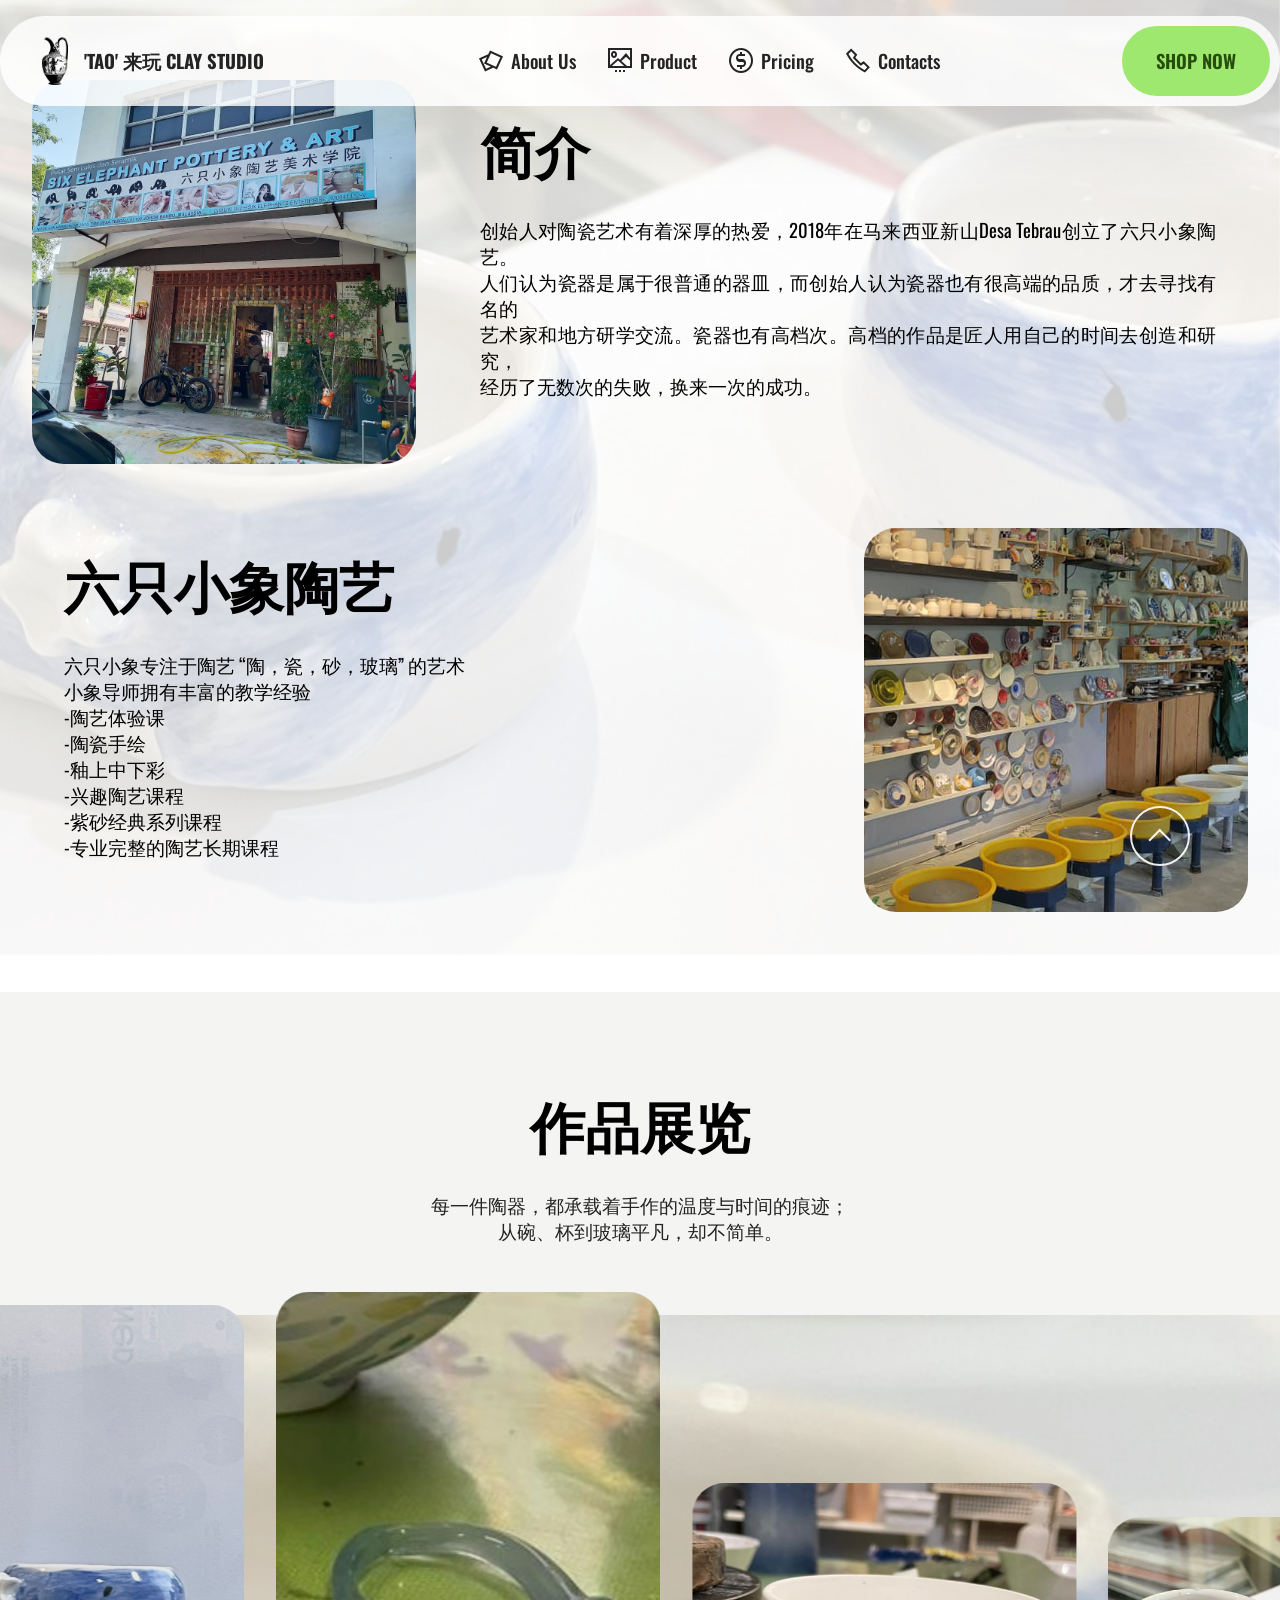
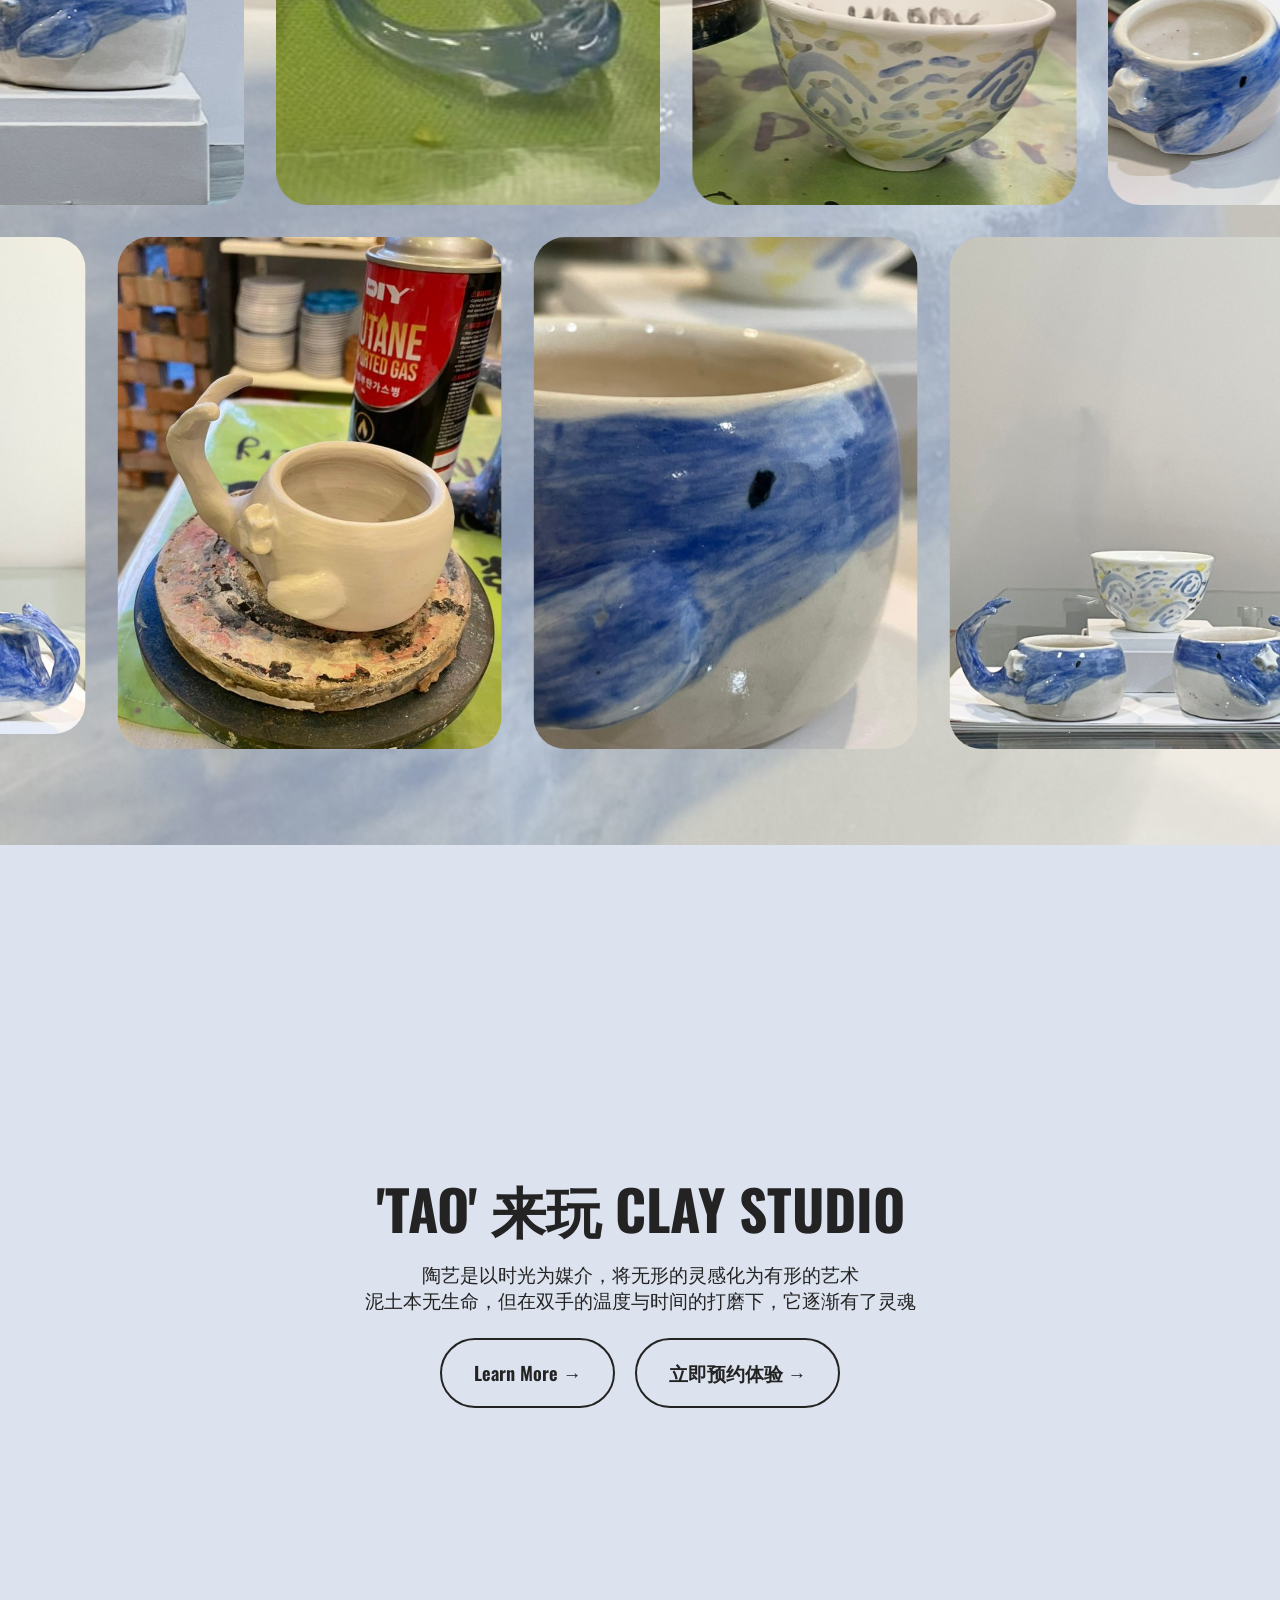
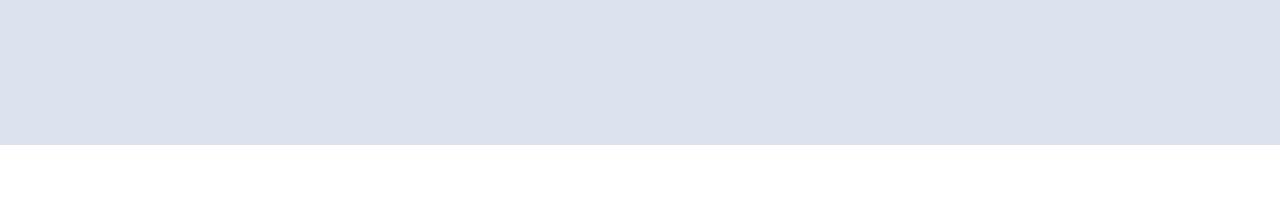
<file: index.html>
<!DOCTYPE html>
<html  >
<head>
  <!-- Site made with Mobirise Website Builder v6.1.4, https://mobirise.com -->
  <meta charset="UTF-8">
  <meta http-equiv="X-UA-Compatible" content="IE=edge">
  <meta name="generator" content="Mobirise v6.1.4, mobirise.com">
  <meta name="twitter:card" content="summary_large_image"/>
  <meta name="twitter:image:src" content="assets/images/index-meta.jpg">
  <meta property="og:image" content="assets/images/index-meta.jpg">
  <meta name="twitter:title" content="'TAO' 来玩 CLAY STUDIO">
  <meta name="viewport" content="width=device-width, initial-scale=1, minimum-scale=1">
  <link rel="shortcut icon" href="assets/images/mbr-1.png" type="image/x-icon">
  <meta name="description" content="">
  
  
  <title>'TAO' 来玩 CLAY STUDIO</title>
  <link rel="stylesheet" href="assets/web/assets/mobirise-icons2/mobirise2.css">
  <link rel="stylesheet" href="assets/bootstrap/css/bootstrap.min.css">
  <link rel="stylesheet" href="assets/parallax/jarallax.css">
  <link rel="stylesheet" href="assets/animatecss/animate.css">
  <link rel="stylesheet" href="assets/dropdown/css/style.css">
  <link rel="stylesheet" href="assets/theme/css/style.css">
  <link rel="preload" href="https://fonts.googleapis.com/css2?family=Inter+Tight:wght@400;700&display=swap&display=swap" as="style" onload="this.onload=null;this.rel='stylesheet'">
  <noscript><link rel="stylesheet" href="https://fonts.googleapis.com/css2?family=Inter+Tight:wght@400;700&display=swap&display=swap"></noscript>
  <link rel="preload" href="https://fonts.googleapis.com/css?family=Oswald:200,300,400,500,600,700&display=swap" as="style" onload="this.onload=null;this.rel='stylesheet'">
  <noscript><link rel="stylesheet" href="https://fonts.googleapis.com/css?family=Oswald:200,300,400,500,600,700&display=swap"></noscript>
  <link rel="preload" as="style" href="assets/mobirise/css/mbr-additional.css?v=wJYzUr"><link rel="stylesheet" href="assets/mobirise/css/mbr-additional.css?v=wJYzUr" type="text/css">

  
  
  
</head>
<body>
  
  <section data-bs-version="5.1" class="menu menu2 cid-uYWklT60q5" once="menu" id="menu02-10">
	

	<nav class="navbar navbar-dropdown navbar-fixed-top navbar-expand-lg">
		<div class="container">
			<div class="navbar-brand">
				<span class="navbar-logo">
					<a href="index.html#header2-0">
						<img src="assets/images/mbr-1.png" alt="Pottery" style="height: 3rem;">
					</a>
				</span>
				<span class="navbar-caption-wrap"><a class="navbar-caption text-black text-primary display-4" href="index.html#top">'TAO' 来玩 CLAY STUDIO</a></span>
			</div>
			<button class="navbar-toggler" type="button" data-toggle="collapse" data-bs-toggle="collapse" data-target="#navbarSupportedContent" data-bs-target="#navbarSupportedContent" aria-controls="navbarNavAltMarkup" aria-expanded="false" aria-label="Toggle navigation">
				<div class="hamburger">
					<span></span>
					<span></span>
					<span></span>
					<span></span>
				</div>
			</button>
			<div class="collapse navbar-collapse" id="navbarSupportedContent">
				<ul class="navbar-nav nav-dropdown" data-app-modern-menu="true"><li class="nav-item">
						<a class="nav-link link text-black text-primary display-4" href="About us.html#header11-1"><span class="mobi-mbri mobi-mbri-image-gallery mbr-iconfont mbr-iconfont-btn"></span>About Us</a>
					</li><li class="nav-item">
						<a class="nav-link link text-black text-primary display-4" href="Product.html#gallery2-3" aria-expanded="false"><span class="mobi-mbri mobi-mbri-image-slider mbr-iconfont mbr-iconfont-btn"></span>Product</a>
					</li>
					<li class="nav-item">
						<a class="nav-link link text-black text-primary display-4" href="Pricing.html#features7-q"><span class="mobi-mbri mobi-mbri-cash mbr-iconfont mbr-iconfont-btn"></span>Pricing</a>
					</li><li class="nav-item"><a class="nav-link link text-black text-primary display-4" href="Contact.html#form4-f"><span class="mobi-mbri mobi-mbri-phone mbr-iconfont mbr-iconfont-btn"></span>Contacts</a></li></ul>
				
				<div class="navbar-buttons mbr-section-btn"><a class="btn btn-primary display-4" href="Product.html#gallery2-3">SHOP NOW</a></div>
			</div>
		</div>
	</nav>
</section>

<section data-bs-version="5.1" class="features38 cid-uZ6Wgo28zA mbr-fullscreen mbr-parallax-background" id="features038-11">
    

    
    <div class="mbr-overlay" style="opacity: 0.8; background-color: rgb(255, 255, 255);"></div>

    <div class="container">
        <div class="row justify-content-center">
            <div class="col-12 col-md-12 col-lg">
                <div class="text-wrapper align-left">
                    <h1 class="mbr-section-title mbr-fonts-style mb-4 display-2">
                        <strong>简介</strong>
                    </h1>
                    <p class="mbr-text align-left mbr-fonts-style mb-4 display-7">创始人对陶瓷艺术有着深厚的热爱，2018年在马来西亚新山Desa Tebrau创立了六只小象陶艺。<br>人们认为瓷器是属于很普通的器皿，而创始人认为瓷器也有很高端的品质，才去寻找有名的<br>艺术家和地方研学交流。瓷器也有高档次。高档的作品是匠人用自己的时间去创造和研究，<br>经历了无数次的失败，换来一次的成功。</p>
                    
                </div>
            </div>
            <div class="col-12 col-md-12 col-lg-4 image-wrapper">
                <img class="w-100" src="assets/images/unnamed-1.webp" alt="Mobirise Website Builder">
            </div>
        </div>
        <div class="row row-reverse justify-content-center">

            <div class="col-12 col-md-12 col-lg">
                <div class="text-wrapper align-left">
                    <h1 class="mbr-section-title mbr-fonts-style mb-4 display-2"><strong>六只小象陶艺</strong></h1>
                    <p class="mbr-text align-left mbr-fonts-style mb-4 display-7">六只小象专注于陶艺 “陶，瓷，砂，玻璃” 的艺术
<br>小象导师拥有丰富的教学经验
<br>-陶艺体验课
<br>-陶瓷手绘
<br>-釉上中下彩
<br>-兴趣陶艺课程
<br>-紫砂经典系列课程
<br>-专业完整的陶艺长期课程</p>
                    
                </div>
            </div>
            <div class="col-12 col-md-12 col-lg-4 image-wrapper">
                <img class="w-100" src="assets/images/173037561139.jpg" alt="Mobirise Website Builder">
            </div>
        </div>
        
    </div>
</section>

<section data-bs-version="5.1" class="gallery4 cid-uZ725KKa60 mbr-parallax-background" id="gallery04-15">
  
  <div class="mbr-overlay"></div>
  <div class="container-fluid gallery-wrapper">
    <div class="row justify-content-center">
      <div class="col-12 content-head">
        <div class="mbr-section-head mb-5">
          <h4 class="mbr-section-title mbr-fonts-style align-center mb-0 display-2">
            <strong>作品展览</strong>
          </h4>
          <h5 class="mbr-section-subtitle mbr-fonts-style align-center mb-0 mt-4 display-7">每一件陶器，都承载着手作的温度与时间的痕迹；<div>从碗、杯到玻璃平凡，却不简单。</div></h5>
        </div>
      </div>
    </div>
    <div class="grid-container">
      <div class="grid-container-1" style="transform: translate3d(-200px, 0px, 0px);">
        <div class="grid-item">
          <img src="assets/images/d16dd1c4-6a82-411c-b80c-3403dd4c2b7a-1.jpeg" alt="Mobirise Website Builder">
        </div>
        <div class="grid-item">
          <img src="assets/images/whatsapp-image-2025-10-06-at-11.22.02.jpeg" alt="Mobirise Website Builder">
        </div>
        <div class="grid-item">
          <img src="assets/images/whatsapp-image-2025-10-06-at-11.22.03.jpeg" alt="Mobirise Website Builder">
        </div>
        <div class="grid-item">
          <img src="assets/images/33245891-c6ea-470a-848a-de984136133b-1.jpeg" alt="Mobirise Website Builder">
        </div>
      </div>
      <div class="grid-container-2" style="transform: translate3d(-70px, 0px, 0px);">
        <div class="grid-item">
          <img src="assets/images/whatsapp-image-2025-10-06-at-11.21.01.jpeg" alt="Mobirise Website Builder">
        </div>
        <div class="grid-item">
          <img src="assets/images/whatsapp-image-2025-10-06-at-11.22.02-1.jpeg" alt="Mobirise Website Builder">
        </div>
        <div class="grid-item">
          <img src="assets/images/whatsapp-image-2025-10-06-at-11.22.01.jpeg" alt="Mobirise Website Builder">
        </div>
        <div class="grid-item">
          <img src="assets/images/fa3afbd2-1a5e-4ef7-a92c-bbf186681221-19.jpeg" alt="Mobirise Website Builder">
        </div>
      </div>
    </div>
  </div>
</section>

<section data-bs-version="5.1" class="header2 cid-uYUv3ppV3j mbr-fullscreen" id="header2-0">

    

    
    

    <div class="container-fluid">
        <div class="row justify-content-center">
            <div class="col-12 col-lg-12">
                <h1 class="mbr-section-title mbr-fonts-style mb-3 display-2"><strong>'TAO' 来玩 CLAY STUDIO</strong></h1>
                
                <p class="mbr-text mbr-fonts-style display-7">陶艺是以时光为媒介，将无形的灵感化为有形的艺术<br>泥土本无生命，但在双手的温度与时间的打磨下，它逐渐有了灵魂</p>
                <div class="mbr-section-btn mt-3"><a class="btn btn-black-outline display-7" href="About us.html#header11-1" target="_blank">Learn More →</a> <a class="btn btn-black-outline display-7" href="Contact.html#form4-f" target="_blank">立即预约体验 →</a></div>
            </div>
        </div>
    </div>
</section><section class="display-7" style="padding: 0;align-items: center;justify-content: center;flex-wrap: wrap;    align-content: center;display: flex;position: relative;height: 4rem;"><a href="https://mobiri.se/4250577" style="flex: 1 1;height: 4rem;position: absolute;width: 100%;z-index: 1;"><img alt="" style="height: 4rem;" src="[data-uri]"></a><p style="margin: 0;text-align: center;" class="display-7">&#8204;</p><a style="z-index:1" href="https://mobirise.com/drag-drop-website-builder.html">Drag & Drop Website Builder</a></section><script src="assets/bootstrap/js/bootstrap.bundle.min.js"></script>  <script src="assets/parallax/jarallax.js"></script>  <script src="assets/smoothscroll/smooth-scroll.js"></script>  <script src="assets/ytplayer/index.js"></script>  <script src="assets/dropdown/js/navbar-dropdown.js"></script>  <script src="assets/scrollgallery/scroll-gallery.js"></script>  <script src="assets/theme/js/script.js"></script>  
  
  
 <div id="scrollToTop" class="scrollToTop mbr-arrow-up"><a style="text-align: center;"><i class="mbr-arrow-up-icon mbr-arrow-up-icon-cm cm-icon cm-icon-smallarrow-up"></i></a></div>
    <input name="animation" type="hidden">
  </body>
</html>
</file>
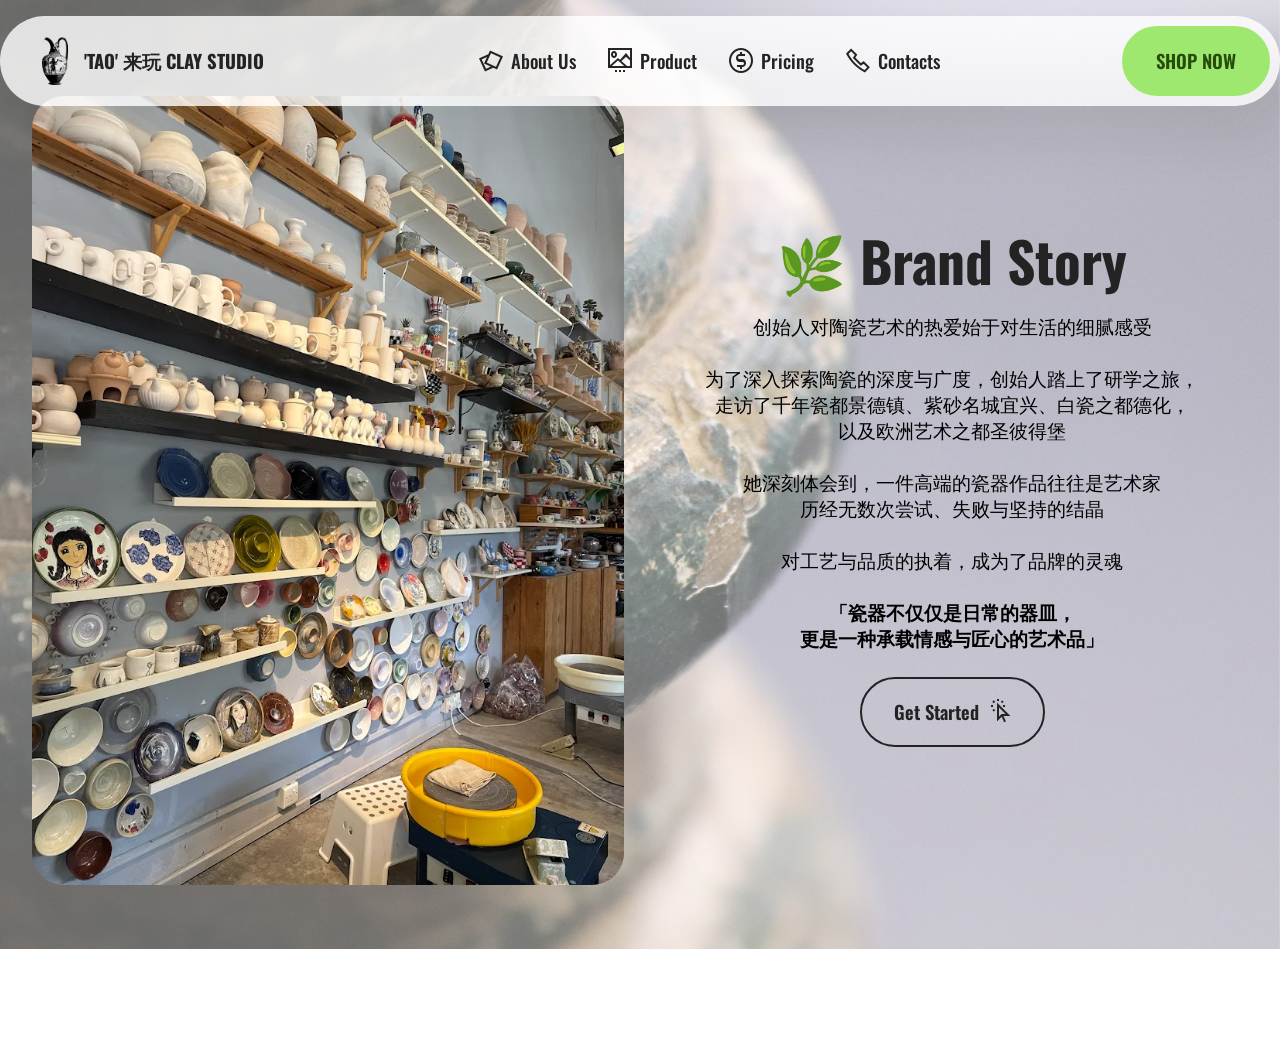
<file: About us.html>
<!DOCTYPE html>
<html  >
<head>
  <!-- Site made with Mobirise Website Builder v6.1.4, https://mobirise.com -->
  <meta charset="UTF-8">
  <meta http-equiv="X-UA-Compatible" content="IE=edge">
  <meta name="generator" content="Mobirise v6.1.4, mobirise.com">
  <meta name="twitter:card" content="summary_large_image"/>
  <meta name="twitter:image:src" content="assets/images/About us-meta.jpg">
  <meta property="og:image" content="assets/images/About us-meta.jpg">
  <meta name="twitter:title" content="About us">
  <meta name="viewport" content="width=device-width, initial-scale=1, minimum-scale=1">
  <link rel="shortcut icon" href="assets/images/mbr-1.png" type="image/x-icon">
  <meta name="description" content="">
  
  
  <title>About us</title>
  <link rel="stylesheet" href="assets/web/assets/mobirise-icons2/mobirise2.css">
  <link rel="stylesheet" href="assets/bootstrap/css/bootstrap.min.css">
  <link rel="stylesheet" href="assets/parallax/jarallax.css">
  <link rel="stylesheet" href="assets/animatecss/animate.css">
  <link rel="stylesheet" href="assets/dropdown/css/style.css">
  <link rel="stylesheet" href="assets/theme/css/style.css">
  <link rel="preload" href="https://fonts.googleapis.com/css2?family=Inter+Tight:wght@400;700&display=swap&display=swap" as="style" onload="this.onload=null;this.rel='stylesheet'">
  <noscript><link rel="stylesheet" href="https://fonts.googleapis.com/css2?family=Inter+Tight:wght@400;700&display=swap&display=swap"></noscript>
  <link rel="preload" href="https://fonts.googleapis.com/css?family=Oswald:200,300,400,500,600,700&display=swap" as="style" onload="this.onload=null;this.rel='stylesheet'">
  <noscript><link rel="stylesheet" href="https://fonts.googleapis.com/css?family=Oswald:200,300,400,500,600,700&display=swap"></noscript>
  <link rel="preload" as="style" href="assets/mobirise/css/mbr-additional.css?v=bUY3kA"><link rel="stylesheet" href="assets/mobirise/css/mbr-additional.css?v=bUY3kA" type="text/css">

  
  
  
</head>
<body>
  
  <section data-bs-version="5.1" class="menu menu2 cid-uYWklT60q5" once="menu" id="menu02-10">
	

	<nav class="navbar navbar-dropdown navbar-fixed-top navbar-expand-lg">
		<div class="container">
			<div class="navbar-brand">
				<span class="navbar-logo">
					<a href="index.html#header2-0">
						<img src="assets/images/mbr-1.png" alt="Pottery" style="height: 3rem;">
					</a>
				</span>
				<span class="navbar-caption-wrap"><a class="navbar-caption text-black text-primary display-4" href="index.html#top">'TAO' 来玩 CLAY STUDIO</a></span>
			</div>
			<button class="navbar-toggler" type="button" data-toggle="collapse" data-bs-toggle="collapse" data-target="#navbarSupportedContent" data-bs-target="#navbarSupportedContent" aria-controls="navbarNavAltMarkup" aria-expanded="false" aria-label="Toggle navigation">
				<div class="hamburger">
					<span></span>
					<span></span>
					<span></span>
					<span></span>
				</div>
			</button>
			<div class="collapse navbar-collapse" id="navbarSupportedContent">
				<ul class="navbar-nav nav-dropdown" data-app-modern-menu="true"><li class="nav-item">
						<a class="nav-link link text-black text-primary display-4" href="About us.html#header11-1"><span class="mobi-mbri mobi-mbri-image-gallery mbr-iconfont mbr-iconfont-btn"></span>About Us</a>
					</li><li class="nav-item">
						<a class="nav-link link text-black text-primary display-4" href="Product.html#gallery2-3" aria-expanded="false"><span class="mobi-mbri mobi-mbri-image-slider mbr-iconfont mbr-iconfont-btn"></span>Product</a>
					</li>
					<li class="nav-item">
						<a class="nav-link link text-black text-primary display-4" href="Pricing.html#features7-q"><span class="mobi-mbri mobi-mbri-cash mbr-iconfont mbr-iconfont-btn"></span>Pricing</a>
					</li><li class="nav-item"><a class="nav-link link text-black text-primary display-4" href="Contact.html#form4-f"><span class="mobi-mbri mobi-mbri-phone mbr-iconfont mbr-iconfont-btn"></span>Contacts</a></li></ul>
				
				<div class="navbar-buttons mbr-section-btn"><a class="btn btn-primary display-4" href="Product.html#gallery2-3">SHOP NOW</a></div>
			</div>
		</div>
	</nav>
</section>

<section data-bs-version="5.1" class="header11 cid-uYUwgS8OVk mbr-parallax-background" id="header11-1">

    

    
    <div class="mbr-overlay" style="opacity: 0.4; background-color: rgb(255, 255, 255);"></div>

    <div class="container">
        <div class="row justify-content-center">
            <div class="col-12 col-md-6 image-wrapper">
                <img class="w-100" src="assets/images/unnamed.webp" alt="Mobirise Website Builder">
            </div>
            <div class="col-12 col-md">
                <div class="text-wrapper text-center">
                    <h1 class="mbr-section-title mbr-fonts-style mb-3 display-2"><strong>🌿 Brand Story</strong></h1>
                    <p class="mbr-text mbr-fonts-style display-7">创始人对陶瓷艺术的热爱始于对生活的细腻感受<br><br>为了深入探索陶瓷的深度与广度，创始人踏上了研学之旅，<br>走访了千年瓷都景德镇、紫砂名城宜兴、白瓷之都德化，<br>以及欧洲艺术之都圣彼得堡<br><br>她深刻体会到，一件高端的瓷器作品往往是艺术家<br>历经无数次尝试、失败与坚持的结晶<br><br>对工艺与品质的执着，成为了品牌的灵魂<br><br><strong>「瓷器不仅仅是日常的器皿，
<br>更是一种承载情感与匠心的艺术品」</strong><br></p>
                    <div class="mbr-section-btn mt-3"><a class="btn btn-black-outline display-7" href="Product.html#gallery2-3"><span class="mobi-mbri mobi-mbri-cursor-click mbr-iconfont mbr-iconfont-btn"></span>Get Started</a></div>
                </div>
            </div>
        </div>
    </div>
</section><section class="display-7" style="padding: 0;align-items: center;justify-content: center;flex-wrap: wrap;    align-content: center;display: flex;position: relative;height: 4rem;"><a href="https://mobiri.se/4250577" style="flex: 1 1;height: 4rem;position: absolute;width: 100%;z-index: 1;"><img alt="" style="height: 4rem;" src="[data-uri]"></a><p style="margin: 0;text-align: center;" class="display-7">&#8204;</p><a style="z-index:1" href="https://mobirise.com/builder/ai-website-creator.html">AI Website Creator</a></section><script src="assets/bootstrap/js/bootstrap.bundle.min.js"></script>  <script src="assets/parallax/jarallax.js"></script>  <script src="assets/smoothscroll/smooth-scroll.js"></script>  <script src="assets/ytplayer/index.js"></script>  <script src="assets/dropdown/js/navbar-dropdown.js"></script>  <script src="assets/theme/js/script.js"></script>  
  
  
 <div id="scrollToTop" class="scrollToTop mbr-arrow-up"><a style="text-align: center;"><i class="mbr-arrow-up-icon mbr-arrow-up-icon-cm cm-icon cm-icon-smallarrow-up"></i></a></div>
    <input name="animation" type="hidden">
  </body>
</html>
</file>
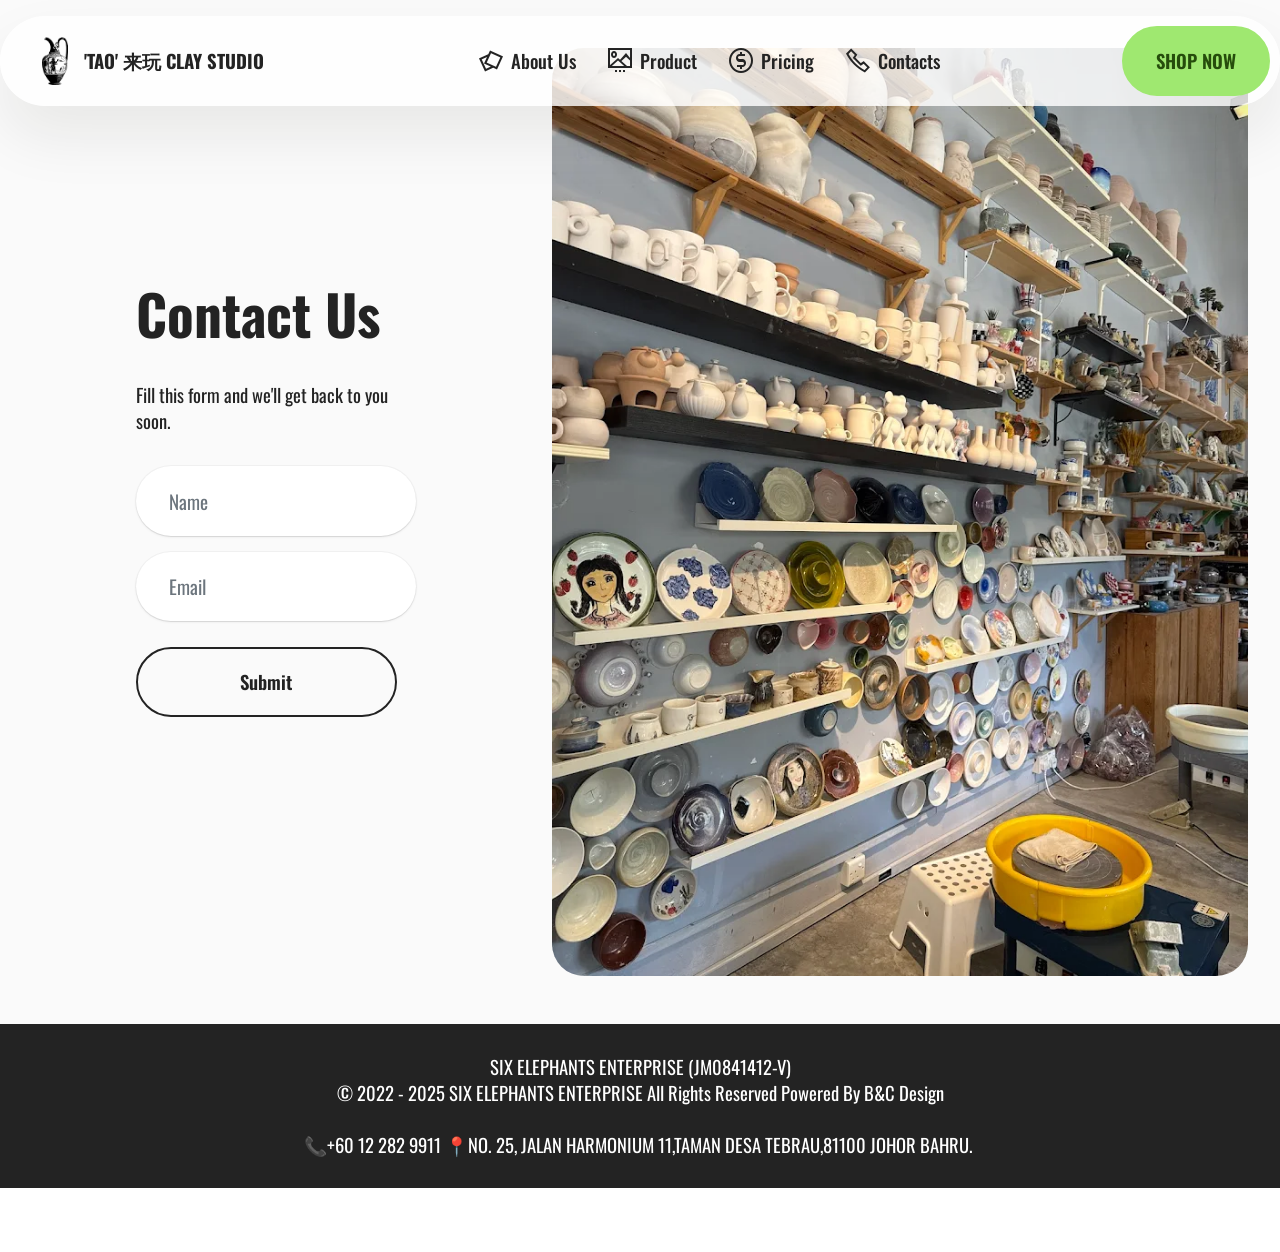
<file: Contact.html>
<!DOCTYPE html>
<html  >
<head>
  <!-- Site made with Mobirise Website Builder v6.1.4, https://mobirise.com -->
  <meta charset="UTF-8">
  <meta http-equiv="X-UA-Compatible" content="IE=edge">
  <meta name="generator" content="Mobirise v6.1.4, mobirise.com">
  <meta name="twitter:card" content="summary_large_image"/>
  <meta name="twitter:image:src" content="assets/images/Contact-meta.webp">
  <meta property="og:image" content="assets/images/Contact-meta.webp">
  <meta name="twitter:title" content="Contact">
  <meta name="viewport" content="width=device-width, initial-scale=1, minimum-scale=1">
  <link rel="shortcut icon" href="assets/images/mbr-1.png" type="image/x-icon">
  <meta name="description" content="">
  
  
  <title>Contact</title>
  <link rel="stylesheet" href="assets/web/assets/mobirise-icons2/mobirise2.css">
  <link rel="stylesheet" href="assets/bootstrap/css/bootstrap.min.css">
  <link rel="stylesheet" href="assets/animatecss/animate.css">
  <link rel="stylesheet" href="assets/dropdown/css/style.css">
  <link rel="stylesheet" href="assets/theme/css/style.css">
  <link rel="preload" href="https://fonts.googleapis.com/css2?family=Inter+Tight:wght@400;700&display=swap&display=swap" as="style" onload="this.onload=null;this.rel='stylesheet'">
  <noscript><link rel="stylesheet" href="https://fonts.googleapis.com/css2?family=Inter+Tight:wght@400;700&display=swap&display=swap"></noscript>
  <link rel="preload" href="https://fonts.googleapis.com/css?family=Oswald:200,300,400,500,600,700&display=swap" as="style" onload="this.onload=null;this.rel='stylesheet'">
  <noscript><link rel="stylesheet" href="https://fonts.googleapis.com/css?family=Oswald:200,300,400,500,600,700&display=swap"></noscript>
  <link rel="preload" as="style" href="assets/mobirise/css/mbr-additional.css?v=4lVr7I"><link rel="stylesheet" href="assets/mobirise/css/mbr-additional.css?v=4lVr7I" type="text/css">

  
  
  
</head>
<body>
  
  <section data-bs-version="5.1" class="menu menu2 cid-uYWklT60q5" once="menu" id="menu02-10">
	

	<nav class="navbar navbar-dropdown navbar-fixed-top navbar-expand-lg">
		<div class="container">
			<div class="navbar-brand">
				<span class="navbar-logo">
					<a href="index.html#header2-0">
						<img src="assets/images/mbr-1.png" alt="Pottery" style="height: 3rem;">
					</a>
				</span>
				<span class="navbar-caption-wrap"><a class="navbar-caption text-black text-primary display-4" href="index.html#top">'TAO' 来玩 CLAY STUDIO</a></span>
			</div>
			<button class="navbar-toggler" type="button" data-toggle="collapse" data-bs-toggle="collapse" data-target="#navbarSupportedContent" data-bs-target="#navbarSupportedContent" aria-controls="navbarNavAltMarkup" aria-expanded="false" aria-label="Toggle navigation">
				<div class="hamburger">
					<span></span>
					<span></span>
					<span></span>
					<span></span>
				</div>
			</button>
			<div class="collapse navbar-collapse" id="navbarSupportedContent">
				<ul class="navbar-nav nav-dropdown" data-app-modern-menu="true"><li class="nav-item">
						<a class="nav-link link text-black text-primary display-4" href="About us.html#header11-1"><span class="mobi-mbri mobi-mbri-image-gallery mbr-iconfont mbr-iconfont-btn"></span>About Us</a>
					</li><li class="nav-item">
						<a class="nav-link link text-black text-primary display-4" href="Product.html#gallery2-3" aria-expanded="false"><span class="mobi-mbri mobi-mbri-image-slider mbr-iconfont mbr-iconfont-btn"></span>Product</a>
					</li>
					<li class="nav-item">
						<a class="nav-link link text-black text-primary display-4" href="Pricing.html#features7-q"><span class="mobi-mbri mobi-mbri-cash mbr-iconfont mbr-iconfont-btn"></span>Pricing</a>
					</li><li class="nav-item"><a class="nav-link link text-black text-primary display-4" href="Contact.html#form4-f"><span class="mobi-mbri mobi-mbri-phone mbr-iconfont mbr-iconfont-btn"></span>Contacts</a></li></ul>
				
				<div class="navbar-buttons mbr-section-btn"><a class="btn btn-primary display-4" href="Product.html#gallery2-3">SHOP NOW</a></div>
			</div>
		</div>
	</nav>
</section>

<section data-bs-version="5.1" class="form4 cid-uYV6MTyZRw mbr-fullscreen" id="form4-f">

    

    

    <div class="container">
        <div class="row content-wrapper justify-content-center">
            <div class="col-lg-3 offset-lg-1 mbr-form" data-form-type="formoid">
                <form action="https://mobirise.eu/" method="POST" class="mbr-form form-with-styler" data-form-title="Form Name"><input type="hidden" name="email" data-form-email="true" value="sG8RePaNryg4l7cxz578GsdVfA7Az4O5UBKHP+C6weossYZ09sTz/7M/4aoJMbYQkZKuI/XmUBHuveS7vjUr8jIQ5nBkqlLCw/LCVNRjl7Y/fVn27hjsL0vqmytThciu">
                    <div class="row">
                        <div hidden="hidden" data-form-alert="" class="alert alert-success col-12">Thanks for filling out the form!</div>
                        <div hidden="hidden" data-form-alert-danger="" class="alert alert-danger col-12">
                            Oops...! some problem!
                        </div>
                    </div>
                    <div class="dragArea row">
                        <div class="col-lg-12 col-md-12 col-sm-12">
                            <h1 class="mbr-section-title mb-4 display-2">
                                <strong>Contact Us</strong>
                            </h1>
                        </div>
                        <div class="col-lg-12 col-md-12 col-sm-12">
                            <p class="mbr-text mbr-fonts-style mb-4 display-7">
                                Fill this form and we'll get back to you soon.</p>
                        </div>
                        <div class="col-lg-12 col-md col-12 form-group mb-3" data-for="name">
                            <input type="text" name="name" placeholder="Name" data-form-field="name" class="form-control" value="" id="name-form4-f">
                        </div>
                        <div class="col-lg-12 col-md col-12 form-group mb-3" data-for="email">
                            <input type="email" name="email" placeholder="Email" data-form-field="email" class="form-control" value="" id="email-form4-f">
                        </div>
                        <div class="col-12 col-md-auto mbr-section-btn"><button type="submit" class="btn btn-black-outline display-4">Submit</button></div>
                    </div>
                </form>
            </div>
            <div class="col-lg-7 offset-lg-1 col-12">
                <div class="image-wrapper">
                    <img class="w-100" src="assets/images/unnamed.webp" alt="Pottery">
                </div>
            </div>
        </div>
    </div>
</section>

<section data-bs-version="5.1" class="footer7 cid-uYV6w0zepZ" once="footers" id="footer7-e">

    

    

    <div class="container">
        <div class="media-container-row align-center mbr-white">
            <div class="col-12">
                <p class="mbr-text mb-0 mbr-fonts-style display-7">SIX ELEPHANTS ENTERPRISE (JM0841412-V)
<br>© 2022 - 2025 SIX ELEPHANTS ENTERPRISE All Rights Reserved Powered By B&amp;C Design<br><br>📞+60 12 282 9911 📍NO. 25, JALAN HARMONIUM 11,TAMAN DESA TEBRAU,81100 JOHOR BAHRU.&nbsp;<br></p>
            </div>
        </div>
    </div>
</section><section class="display-7" style="padding: 0;align-items: center;justify-content: center;flex-wrap: wrap;    align-content: center;display: flex;position: relative;height: 4rem;"><a href="https://mobiri.se/4250577" style="flex: 1 1;height: 4rem;position: absolute;width: 100%;z-index: 1;"><img alt="" style="height: 4rem;" src="[data-uri]"></a><p style="margin: 0;text-align: center;" class="display-7">&#8204;</p><a style="z-index:1" href="https://mobirise.com/builder/ai-website-creator.html">AI Website Creator</a></section><script src="assets/bootstrap/js/bootstrap.bundle.min.js"></script>  <script src="assets/smoothscroll/smooth-scroll.js"></script>  <script src="assets/ytplayer/index.js"></script>  <script src="assets/dropdown/js/navbar-dropdown.js"></script>  <script src="assets/theme/js/script.js"></script>  <script src="assets/formoid/formoid.min.js"></script>  
  
  
 <div id="scrollToTop" class="scrollToTop mbr-arrow-up"><a style="text-align: center;"><i class="mbr-arrow-up-icon mbr-arrow-up-icon-cm cm-icon cm-icon-smallarrow-up"></i></a></div>
    <input name="animation" type="hidden">
  </body>
</html>
</file>
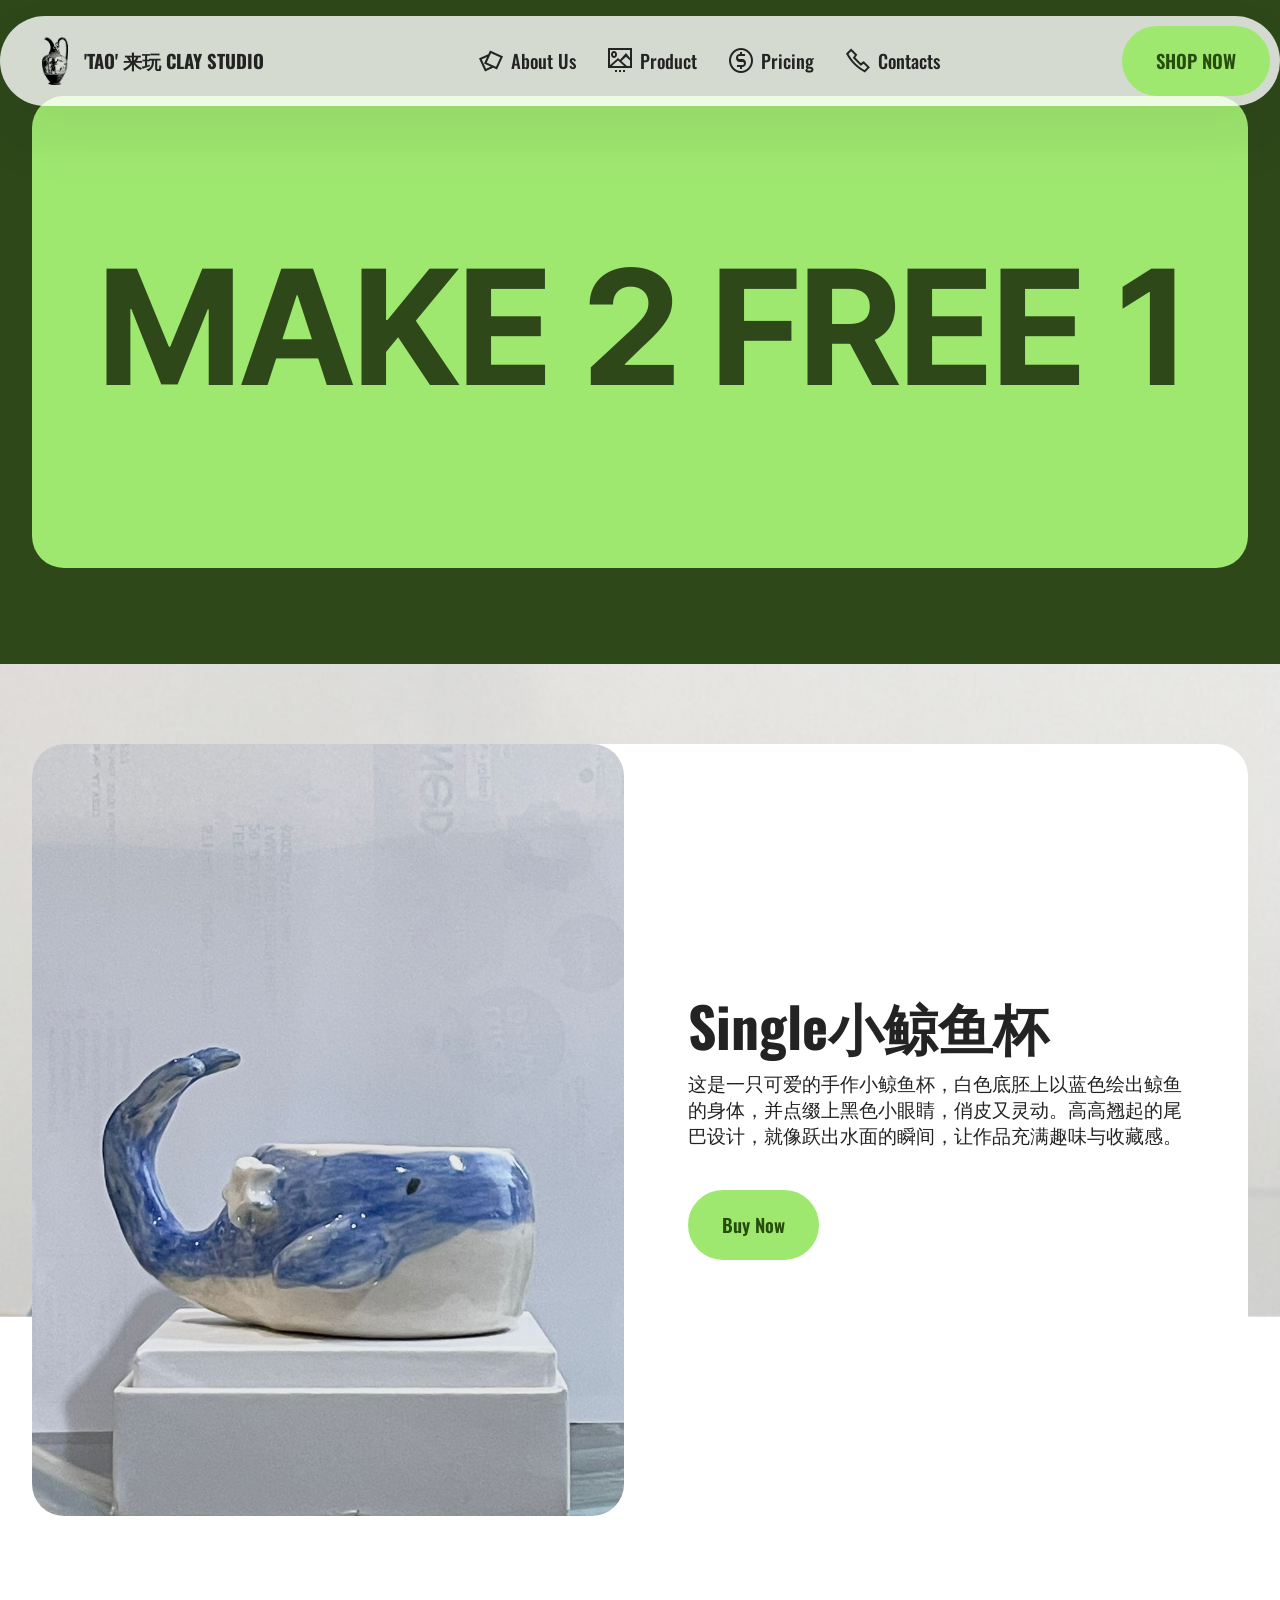
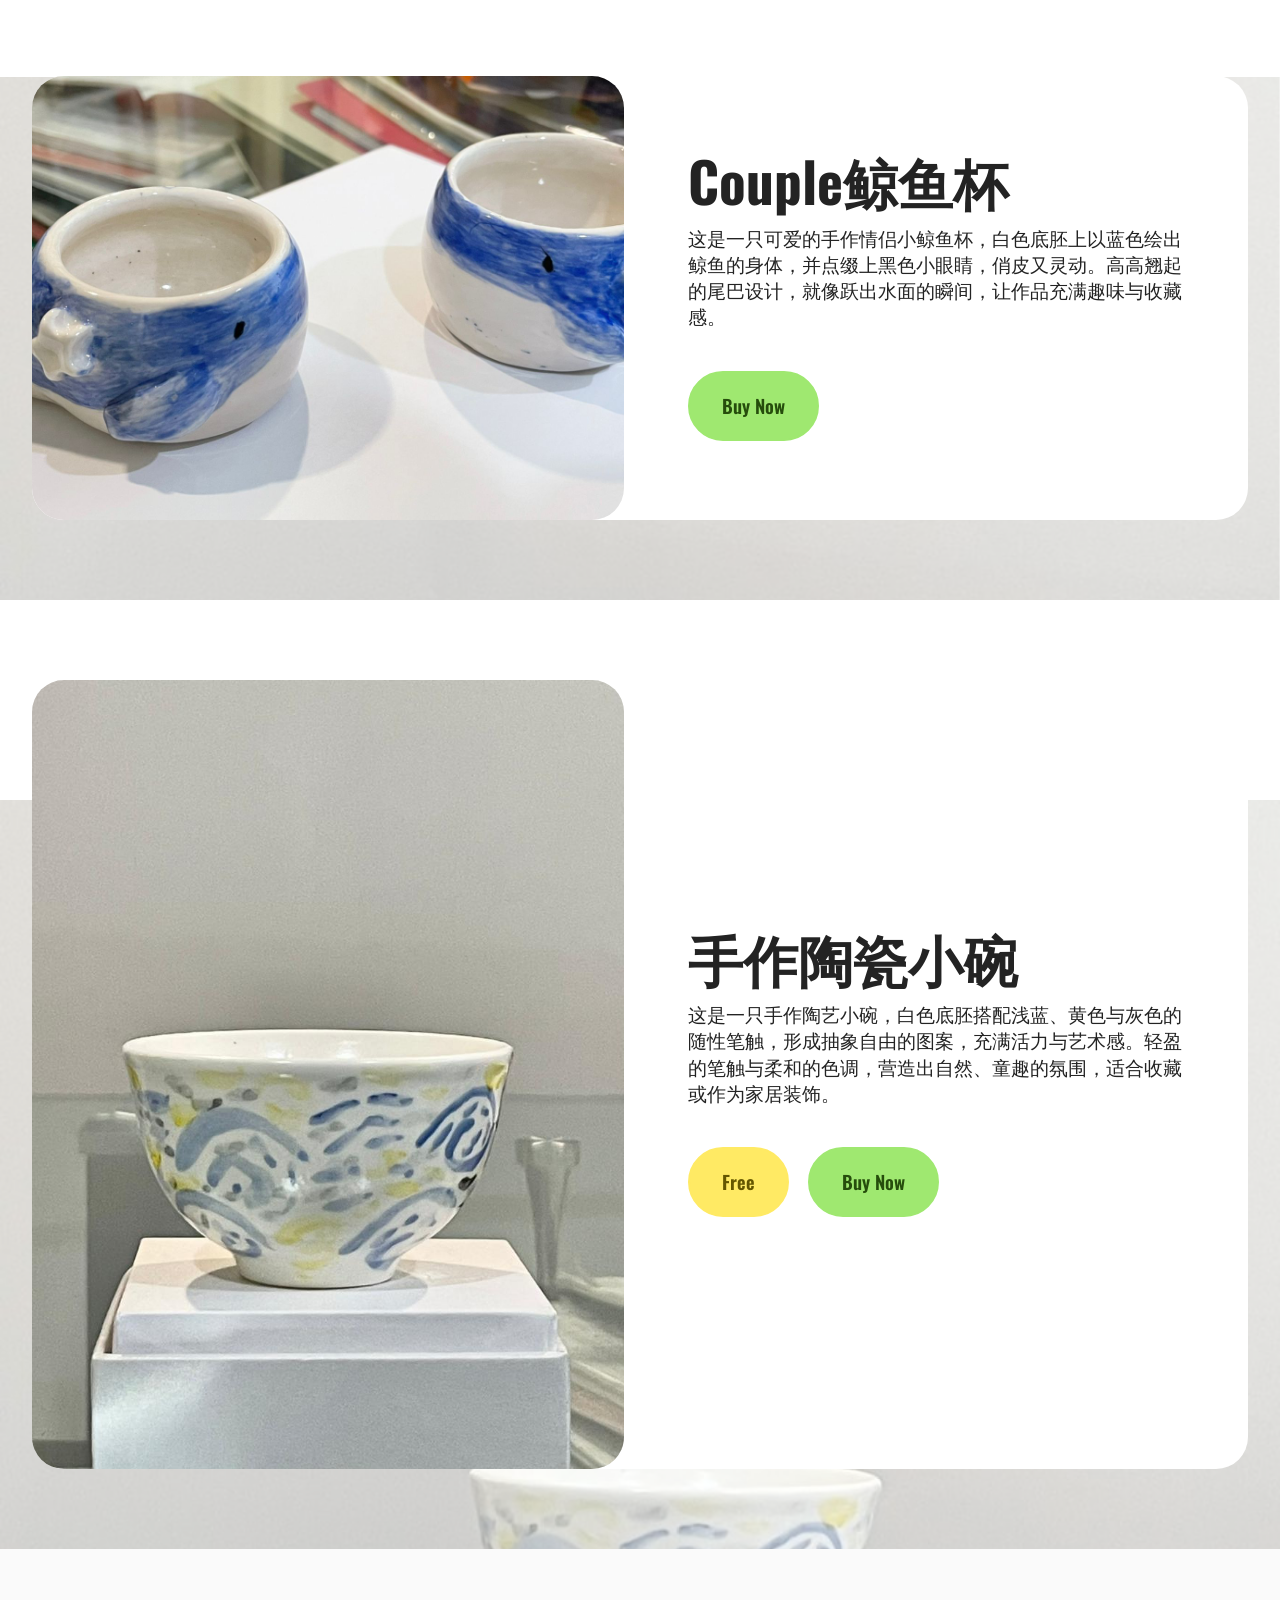
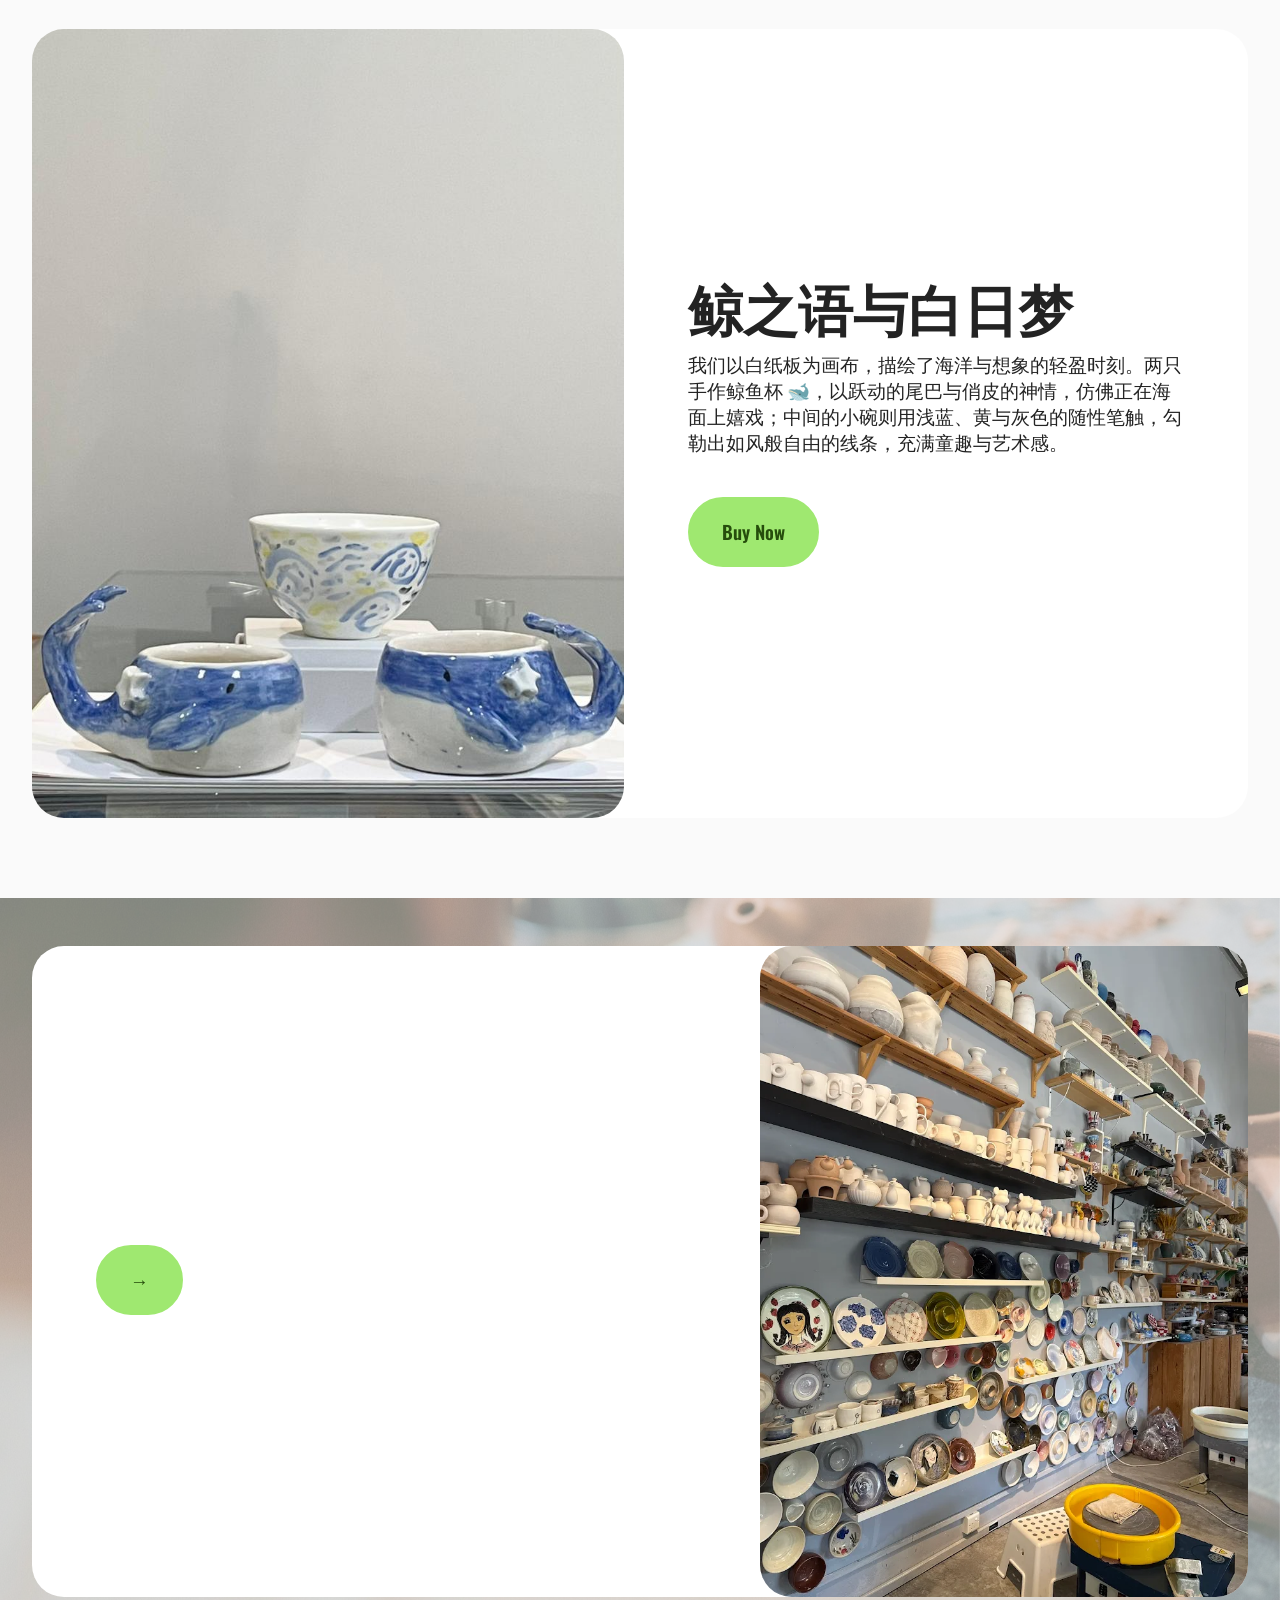
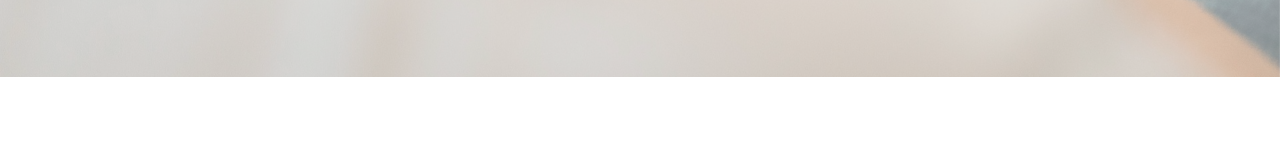
<file: Pricing.html>
<!DOCTYPE html>
<html  >
<head>
  <!-- Site made with Mobirise Website Builder v6.1.4, https://mobirise.com -->
  <meta charset="UTF-8">
  <meta http-equiv="X-UA-Compatible" content="IE=edge">
  <meta name="generator" content="Mobirise v6.1.4, mobirise.com">
  <meta name="twitter:card" content="summary_large_image"/>
  <meta name="twitter:image:src" content="assets/images/Pricing-meta.jpeg">
  <meta property="og:image" content="assets/images/Pricing-meta.jpeg">
  <meta name="twitter:title" content="Pricing">
  <meta name="viewport" content="width=device-width, initial-scale=1, minimum-scale=1">
  <link rel="shortcut icon" href="assets/images/mbr-1.png" type="image/x-icon">
  <meta name="description" content="">
  
  
  <title>Pricing</title>
  <link rel="stylesheet" href="assets/web/assets/mobirise-icons2/mobirise2.css">
  <link rel="stylesheet" href="assets/bootstrap/css/bootstrap.min.css">
  <link rel="stylesheet" href="assets/parallax/jarallax.css">
  <link rel="stylesheet" href="assets/animatecss/animate.css">
  <link rel="stylesheet" href="assets/dropdown/css/style.css">
  <link rel="stylesheet" href="assets/theme/css/style.css">
  <link rel="preload" href="https://fonts.googleapis.com/css2?family=Inter+Tight:wght@400;700&display=swap&display=swap" as="style" onload="this.onload=null;this.rel='stylesheet'">
  <noscript><link rel="stylesheet" href="https://fonts.googleapis.com/css2?family=Inter+Tight:wght@400;700&display=swap&display=swap"></noscript>
  <link rel="preload" href="https://fonts.googleapis.com/css?family=Oswald:200,300,400,500,600,700&display=swap" as="style" onload="this.onload=null;this.rel='stylesheet'">
  <noscript><link rel="stylesheet" href="https://fonts.googleapis.com/css?family=Oswald:200,300,400,500,600,700&display=swap"></noscript>
  <link rel="preload" as="style" href="assets/mobirise/css/mbr-additional.css?v=8s3tr2"><link rel="stylesheet" href="assets/mobirise/css/mbr-additional.css?v=8s3tr2" type="text/css">

  
  
  
</head>
<body>
  
  <section data-bs-version="5.1" class="menu menu2 cid-uYWklT60q5" once="menu" id="menu02-10">
	

	<nav class="navbar navbar-dropdown navbar-fixed-top navbar-expand-lg">
		<div class="container">
			<div class="navbar-brand">
				<span class="navbar-logo">
					<a href="index.html#header2-0">
						<img src="assets/images/mbr-1.png" alt="Pottery" style="height: 3rem;">
					</a>
				</span>
				<span class="navbar-caption-wrap"><a class="navbar-caption text-black text-primary display-4" href="index.html#top">'TAO' 来玩 CLAY STUDIO</a></span>
			</div>
			<button class="navbar-toggler" type="button" data-toggle="collapse" data-bs-toggle="collapse" data-target="#navbarSupportedContent" data-bs-target="#navbarSupportedContent" aria-controls="navbarNavAltMarkup" aria-expanded="false" aria-label="Toggle navigation">
				<div class="hamburger">
					<span></span>
					<span></span>
					<span></span>
					<span></span>
				</div>
			</button>
			<div class="collapse navbar-collapse" id="navbarSupportedContent">
				<ul class="navbar-nav nav-dropdown" data-app-modern-menu="true"><li class="nav-item">
						<a class="nav-link link text-black text-primary display-4" href="About us.html#header11-1"><span class="mobi-mbri mobi-mbri-image-gallery mbr-iconfont mbr-iconfont-btn"></span>About Us</a>
					</li><li class="nav-item">
						<a class="nav-link link text-black text-primary display-4" href="Product.html#gallery2-3" aria-expanded="false"><span class="mobi-mbri mobi-mbri-image-slider mbr-iconfont mbr-iconfont-btn"></span>Product</a>
					</li>
					<li class="nav-item">
						<a class="nav-link link text-black text-primary display-4" href="Pricing.html#features7-q"><span class="mobi-mbri mobi-mbri-cash mbr-iconfont mbr-iconfont-btn"></span>Pricing</a>
					</li><li class="nav-item"><a class="nav-link link text-black text-primary display-4" href="Contact.html#form4-f"><span class="mobi-mbri mobi-mbri-phone mbr-iconfont mbr-iconfont-btn"></span>Contacts</a></li></ul>
				
				<div class="navbar-buttons mbr-section-btn"><a class="btn btn-primary display-4" href="Product.html#gallery2-3">SHOP NOW</a></div>
			</div>
		</div>
	</nav>
</section>

<section data-bs-version="5.1" class="start article6 cid-uYW8il8lnr" id="article06-x">
	

	
	
	<div class="container">
		<div class="row justify-content-center">
			<div class="card col-md-12 col-lg-12">
				<div class="card-wrapper">
					<div class="card-box align-left">
						<h4 class="card-title mbr-fonts-style display-1"><strong>MAKE 2 FREE 1</strong></h4>
						
						
					</div>
				</div>
			</div>
		</div>
	</div>
</section>

<section data-bs-version="5.1" class="features7 cid-uYVhuL2uEh mbr-parallax-background" id="features7-q">
    <!---->
    

    
    <div class="mbr-overlay" style="opacity: 0.5; background-color: rgb(255, 255, 255);">
    </div>
    <div class="container">
        <div class="card-wrapper">
            <div class="row align-items-center">
                <div class="col-12 col-lg-6">
                    <div class="image-wrapper">
                        <img src="assets/images/whatsapp-image-2025-10-06-at-11.22.03.jpeg" alt="Pottery">
                    </div>
                </div>
                <div class="col-12 col-lg">
                    <div class="text-box">
                        <h5 class="mbr-title mbr-fonts-style display-2"><strong>Single小鲸鱼杯</strong></h5>
                        <p class="mbr-text mbr-fonts-style display-7">这是一只可爱的手作小鲸鱼杯，白色底胚上以蓝色绘出鲸鱼的身体，并点缀上黑色小眼睛，俏皮又灵动。高高翘起的尾巴设计，就像跃出水面的瞬间，让作品充满趣味与收藏感。</p>
                        
                        <div class="mbr-section-btn pt-3"><a href="#" class="btn btn-primary display-7">Buy Now</a></div>
                    </div>
                </div>
            </div>
        </div>
    </div>
</section>

<section data-bs-version="5.1" class="features7 cid-uYVi0L1cUl mbr-parallax-background" id="features7-t">
    <!---->
    

    
    <div class="mbr-overlay" style="opacity: 0.5; background-color: rgb(255, 255, 255);">
    </div>
    <div class="container">
        <div class="card-wrapper">
            <div class="row align-items-center">
                <div class="col-12 col-lg-6">
                    <div class="image-wrapper">
                        <img src="assets/images/whatsapp-image-2025-10-06-at-11.22.02.jpeg" alt="Mobirise Website Builder">
                    </div>
                </div>
                <div class="col-12 col-lg">
                    <div class="text-box">
                        <h5 class="mbr-title mbr-fonts-style display-2">
                            <strong>Couple鲸鱼杯</strong></h5>
                        <p class="mbr-text mbr-fonts-style display-7">这是一只可爱的手作情侣小鲸鱼杯，白色底胚上以蓝色绘出鲸鱼的身体，并点缀上黑色小眼睛，俏皮又灵动。高高翘起的尾巴设计，就像跃出水面的瞬间，让作品充满趣味与收藏感。</p>
                        
                        <div class="mbr-section-btn pt-3"><a href="#" class="btn btn-primary display-7">Buy Now</a></div>
                    </div>
                </div>
            </div>
        </div>
    </div>
</section>

<section data-bs-version="5.1" class="features7 cid-uYVhuZPBNS mbr-parallax-background" id="features7-r">
    <!---->
    

    
    <div class="mbr-overlay" style="opacity: 0.5; background-color: rgb(255, 255, 255);">
    </div>
    <div class="container">
        <div class="card-wrapper">
            <div class="row align-items-center">
                <div class="col-12 col-lg-6">
                    <div class="image-wrapper">
                        <img src="assets/images/whatsapp-image-2025-10-06-at-11.21.04.jpeg" alt="Pottery">
                    </div>
                </div>
                <div class="col-12 col-lg">
                    <div class="text-box">
                        <h5 class="mbr-title mbr-fonts-style display-2">
                            <strong>手作陶瓷小碗</strong></h5>
                        <p class="mbr-text mbr-fonts-style display-7">这是一只手作陶艺小碗，白色底胚搭配浅蓝、黄色与灰色的随性笔触，形成抽象自由的图案，充满活力与艺术感。轻盈的笔触与柔和的色调，营造出自然、童趣的氛围，适合收藏或作为家居装饰。</p>
                        
                        <div class="mbr-section-btn pt-3"><a href="#" class="btn btn-danger display-7">Free</a> <a href="#" class="btn btn-primary display-7">Buy Now</a></div>
                    </div>
                </div>
            </div>
        </div>
    </div>
</section>

<section data-bs-version="5.1" class="features7 cid-uYVhFCXbIz" id="features7-s">
    <!---->
    

    
    
    <div class="container">
        <div class="card-wrapper">
            <div class="row align-items-center">
                <div class="col-12 col-lg-6">
                    <div class="image-wrapper">
                        <img src="assets/images/whatsapp-image-2025-10-06-at-11.21.02.jpeg" alt="Pottery">
                    </div>
                </div>
                <div class="col-12 col-lg">
                    <div class="text-box">
                        <h5 class="mbr-title mbr-fonts-style display-2"><strong>鲸之语与白日梦</strong></h5>
                        <p class="mbr-text mbr-fonts-style display-7">我们以白纸板为画布，描绘了海洋与想象的轻盈时刻。两只手作鲸鱼杯 🐋，以跃动的尾巴与俏皮的神情，仿佛正在海面上嬉戏；中间的小碗则用浅蓝、黄与灰色的随性笔触，勾勒出如风般自由的线条，充满童趣与艺术感。</p>
                        
                        <div class="mbr-section-btn pt-3"><a href="#" class="btn btn-primary display-7">Buy Now</a></div>
                    </div>
                </div>
            </div>
        </div>
    </div>
</section>

<section data-bs-version="5.1" class="features7 cid-uYVr08a3Fp mbr-parallax-background" id="features7-w">
    <!---->
    

    
    <div class="mbr-overlay" style="opacity: 0.5; background-color: rgb(255, 255, 255);">
    </div>
    <div class="container-fluid">
        <div class="card-wrapper">
            <div class="row align-items-center flex-row-reverse">
                <div class="col-12 col-lg-5">
                    <div class="image-wrapper">
                        <img src="assets/images/unnamed.webp" alt="Pottery">
                    </div>
                </div>
                <div class="col-12 col-lg">
                    <div class="text-box">
                        
                        
                        
                        <div class="mbr-section-btn pt-3"><a href="Contact.html#form4-f" class="btn btn-primary display-4">→</a></div>
                    </div>
                </div>
            </div>
        </div>
    </div>
</section><section class="display-7" style="padding: 0;align-items: center;justify-content: center;flex-wrap: wrap;    align-content: center;display: flex;position: relative;height: 4rem;"><a href="https://mobiri.se/4250577" style="flex: 1 1;height: 4rem;position: absolute;width: 100%;z-index: 1;"><img alt="" style="height: 4rem;" src="[data-uri]"></a><p style="margin: 0;text-align: center;" class="display-7">&#8204;</p><a style="z-index:1" href="https://mobirise.com/builder/ai-website-maker.html">Best AI Website Maker</a></section><script src="assets/bootstrap/js/bootstrap.bundle.min.js"></script>  <script src="assets/parallax/jarallax.js"></script>  <script src="assets/smoothscroll/smooth-scroll.js"></script>  <script src="assets/ytplayer/index.js"></script>  <script src="assets/dropdown/js/navbar-dropdown.js"></script>  <script src="assets/theme/js/script.js"></script>  
  
  
 <div id="scrollToTop" class="scrollToTop mbr-arrow-up"><a style="text-align: center;"><i class="mbr-arrow-up-icon mbr-arrow-up-icon-cm cm-icon cm-icon-smallarrow-up"></i></a></div>
    <input name="animation" type="hidden">
  </body>
</html>
</file>
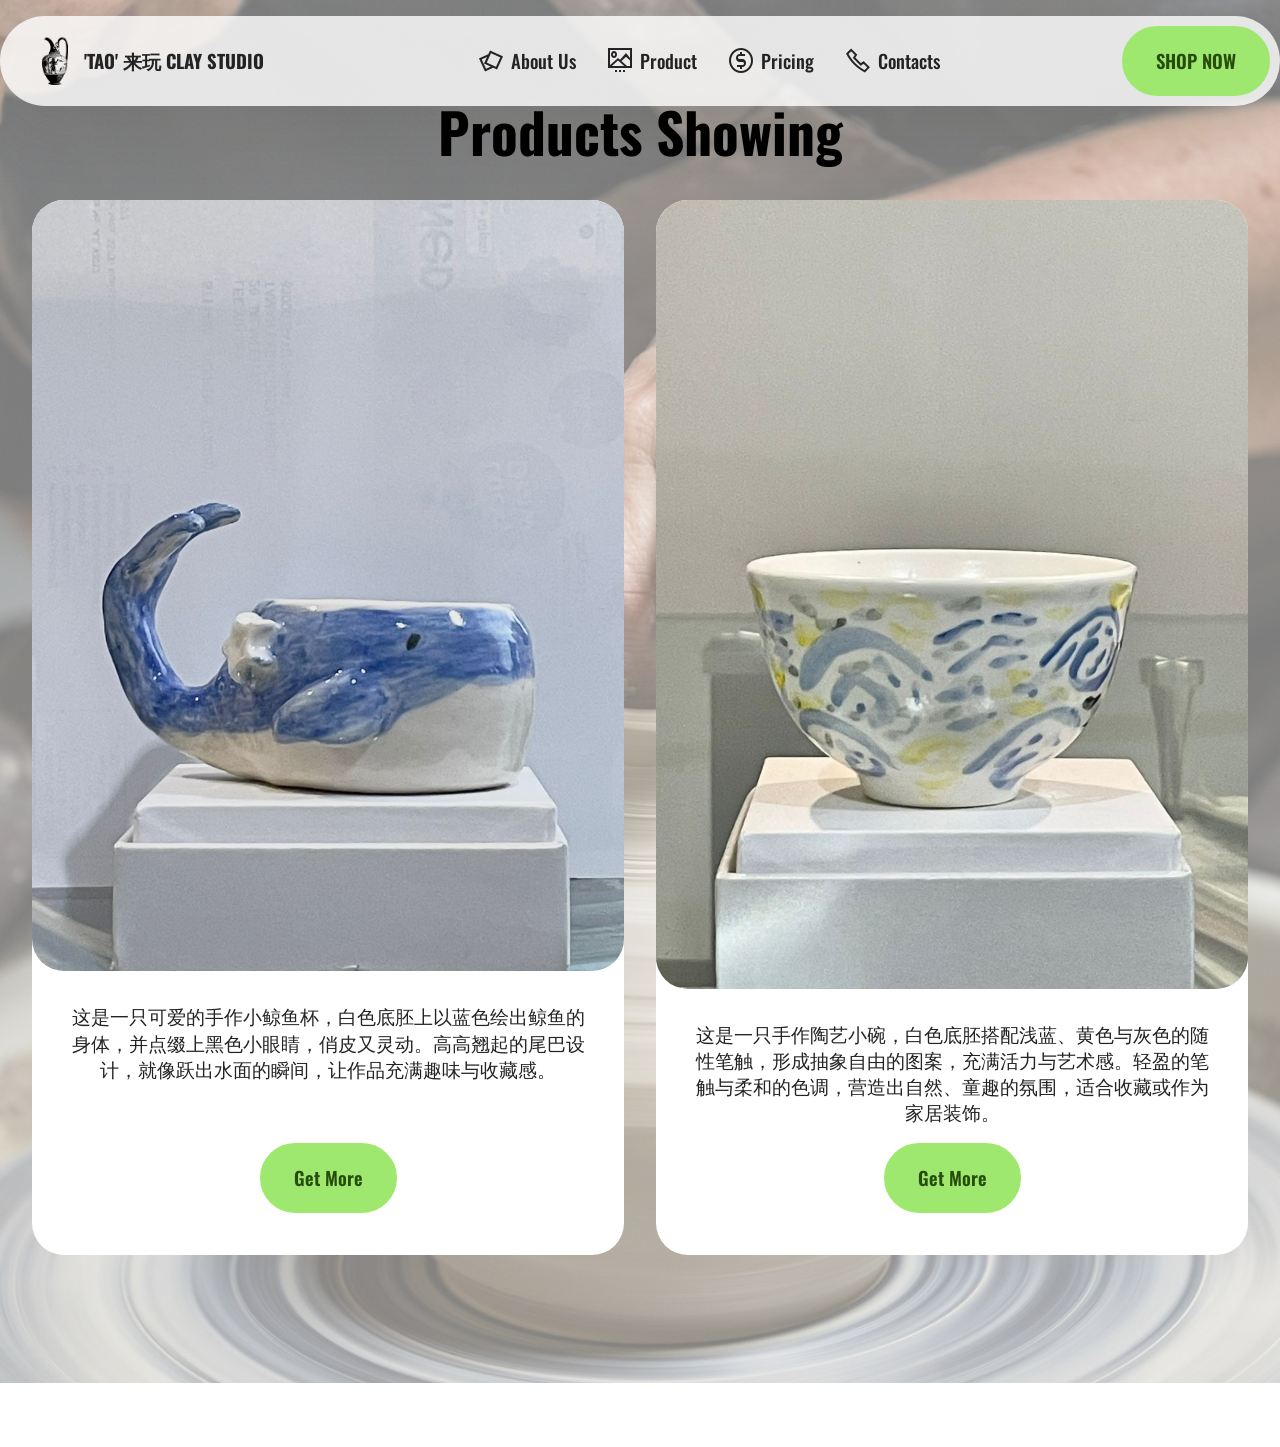
<file: Product.html>
<!DOCTYPE html>
<html  >
<head>
  <!-- Site made with Mobirise Website Builder v6.1.4, https://mobirise.com -->
  <meta charset="UTF-8">
  <meta http-equiv="X-UA-Compatible" content="IE=edge">
  <meta name="generator" content="Mobirise v6.1.4, mobirise.com">
  <meta name="twitter:card" content="summary_large_image"/>
  <meta name="twitter:image:src" content="assets/images/Product-meta.jpg">
  <meta property="og:image" content="assets/images/Product-meta.jpg">
  <meta name="twitter:title" content="Product">
  <meta name="viewport" content="width=device-width, initial-scale=1, minimum-scale=1">
  <link rel="shortcut icon" href="assets/images/mbr-1.png" type="image/x-icon">
  <meta name="description" content="">
  
  
  <title>Product</title>
  <link rel="stylesheet" href="assets/web/assets/mobirise-icons2/mobirise2.css">
  <link rel="stylesheet" href="assets/bootstrap/css/bootstrap.min.css">
  <link rel="stylesheet" href="assets/animatecss/animate.css">
  <link rel="stylesheet" href="assets/dropdown/css/style.css">
  <link rel="stylesheet" href="assets/theme/css/style.css">
  <link rel="preload" href="https://fonts.googleapis.com/css2?family=Inter+Tight:wght@400;700&display=swap&display=swap" as="style" onload="this.onload=null;this.rel='stylesheet'">
  <noscript><link rel="stylesheet" href="https://fonts.googleapis.com/css2?family=Inter+Tight:wght@400;700&display=swap&display=swap"></noscript>
  <link rel="preload" href="https://fonts.googleapis.com/css?family=Oswald:200,300,400,500,600,700&display=swap" as="style" onload="this.onload=null;this.rel='stylesheet'">
  <noscript><link rel="stylesheet" href="https://fonts.googleapis.com/css?family=Oswald:200,300,400,500,600,700&display=swap"></noscript>
  <link rel="preload" as="style" href="assets/mobirise/css/mbr-additional.css?v=jvgeP0"><link rel="stylesheet" href="assets/mobirise/css/mbr-additional.css?v=jvgeP0" type="text/css">

  
  
  
</head>
<body>
  
  <section data-bs-version="5.1" class="menu menu2 cid-uYWklT60q5" once="menu" id="menu02-10">
	

	<nav class="navbar navbar-dropdown navbar-fixed-top navbar-expand-lg">
		<div class="container">
			<div class="navbar-brand">
				<span class="navbar-logo">
					<a href="index.html#header2-0">
						<img src="assets/images/mbr-1.png" alt="Pottery" style="height: 3rem;">
					</a>
				</span>
				<span class="navbar-caption-wrap"><a class="navbar-caption text-black text-primary display-4" href="index.html#top">'TAO' 来玩 CLAY STUDIO</a></span>
			</div>
			<button class="navbar-toggler" type="button" data-toggle="collapse" data-bs-toggle="collapse" data-target="#navbarSupportedContent" data-bs-target="#navbarSupportedContent" aria-controls="navbarNavAltMarkup" aria-expanded="false" aria-label="Toggle navigation">
				<div class="hamburger">
					<span></span>
					<span></span>
					<span></span>
					<span></span>
				</div>
			</button>
			<div class="collapse navbar-collapse" id="navbarSupportedContent">
				<ul class="navbar-nav nav-dropdown" data-app-modern-menu="true"><li class="nav-item">
						<a class="nav-link link text-black text-primary display-4" href="About us.html#header11-1"><span class="mobi-mbri mobi-mbri-image-gallery mbr-iconfont mbr-iconfont-btn"></span>About Us</a>
					</li><li class="nav-item">
						<a class="nav-link link text-black text-primary display-4" href="Product.html#gallery2-3" aria-expanded="false"><span class="mobi-mbri mobi-mbri-image-slider mbr-iconfont mbr-iconfont-btn"></span>Product</a>
					</li>
					<li class="nav-item">
						<a class="nav-link link text-black text-primary display-4" href="Pricing.html#features7-q"><span class="mobi-mbri mobi-mbri-cash mbr-iconfont mbr-iconfont-btn"></span>Pricing</a>
					</li><li class="nav-item"><a class="nav-link link text-black text-primary display-4" href="Contact.html#form4-f"><span class="mobi-mbri mobi-mbri-phone mbr-iconfont mbr-iconfont-btn"></span>Contacts</a></li></ul>
				
				<div class="navbar-buttons mbr-section-btn"><a class="btn btn-primary display-4" href="Product.html#gallery2-3">SHOP NOW</a></div>
			</div>
		</div>
	</nav>
</section>

<section data-bs-version="5.1" class="gallery2 cid-uYUBzmEAMR" id="gallery2-3">
    
    <div class="mbr-overlay"></div>
    <div class="container">
        <div class="mbr-section-head">
            <h4 class="mbr-section-title mbr-fonts-style align-center mb-0 display-2"><strong>Products Showing</strong></h4>
            
        </div>
        <div class="row mt-4">
            <div class="item features-image col-12 col-md-6 col-lg-6">
                <div class="item-wrapper">
                    <div class="item-img">
                        <a href="page1.html#gallery2-3"><img src="assets/images/whatsapp-image-2025-10-06-at-11.22.03.jpeg" alt="Pottery"></a>
                    </div>
                    <div class="item-content">
                        <h5 class="item-title mbr-fonts-style display-7">这是一只可爱的手作小鲸鱼杯，白色底胚上以蓝色绘出鲸鱼的身体，并点缀上黑色小眼睛，俏皮又灵动。高高翘起的尾巴设计，就像跃出水面的瞬间，让作品充满趣味与收藏感。</h5>
                        
                        
                    </div>
                    <div class="mbr-section-btn item-footer mt-2"><a href="手作小鲸鱼杯.html#gallery2-h" class="btn btn-primary item-btn display-7" target="_blank">Get More</a></div>
                </div>
            </div>
            <div class="item features-image col-12 col-md-6 col-lg-6">
                <div class="item-wrapper">
                    <div class="item-img">
                        <a href="page1.html#gallery2-3"><img src="assets/images/whatsapp-image-2025-10-06-at-11.22.02-2.jpeg" alt="pottery"></a>
                    </div>
                    <div class="item-content">
                        <h5 class="item-title mbr-fonts-style display-7">这是一只手作陶艺小碗，白色底胚搭配浅蓝、黄色与灰色的随性笔触，形成抽象自由的图案，充满活力与艺术感。轻盈的笔触与柔和的色调，营造出自然、童趣的氛围，适合收藏或作为家居装饰。</h5>
                        
                        
                    </div>
                    <div class="mbr-section-btn item-footer mt-2"><a href="手作陶瓷小碗.html#gallery2-m" class="btn btn-primary item-btn display-7" target="_blank">Get More</a></div>
                </div>
            </div>
            
            
        </div>
    </div>
</section><section class="display-7" style="padding: 0;align-items: center;justify-content: center;flex-wrap: wrap;    align-content: center;display: flex;position: relative;height: 4rem;"><a href="https://mobiri.se/4250577" style="flex: 1 1;height: 4rem;position: absolute;width: 100%;z-index: 1;"><img alt="" style="height: 4rem;" src="[data-uri]"></a><p style="margin: 0;text-align: center;" class="display-7">&#8204;</p><a style="z-index:1" href="https://mobirise.com/html-builder.html">HTML Builder</a></section><script src="assets/bootstrap/js/bootstrap.bundle.min.js"></script>  <script src="assets/smoothscroll/smooth-scroll.js"></script>  <script src="assets/ytplayer/index.js"></script>  <script src="assets/dropdown/js/navbar-dropdown.js"></script>  <script src="assets/theme/js/script.js"></script>  
  
  
 <div id="scrollToTop" class="scrollToTop mbr-arrow-up"><a style="text-align: center;"><i class="mbr-arrow-up-icon mbr-arrow-up-icon-cm cm-icon cm-icon-smallarrow-up"></i></a></div>
    <input name="animation" type="hidden">
  </body>
</html>
</file>
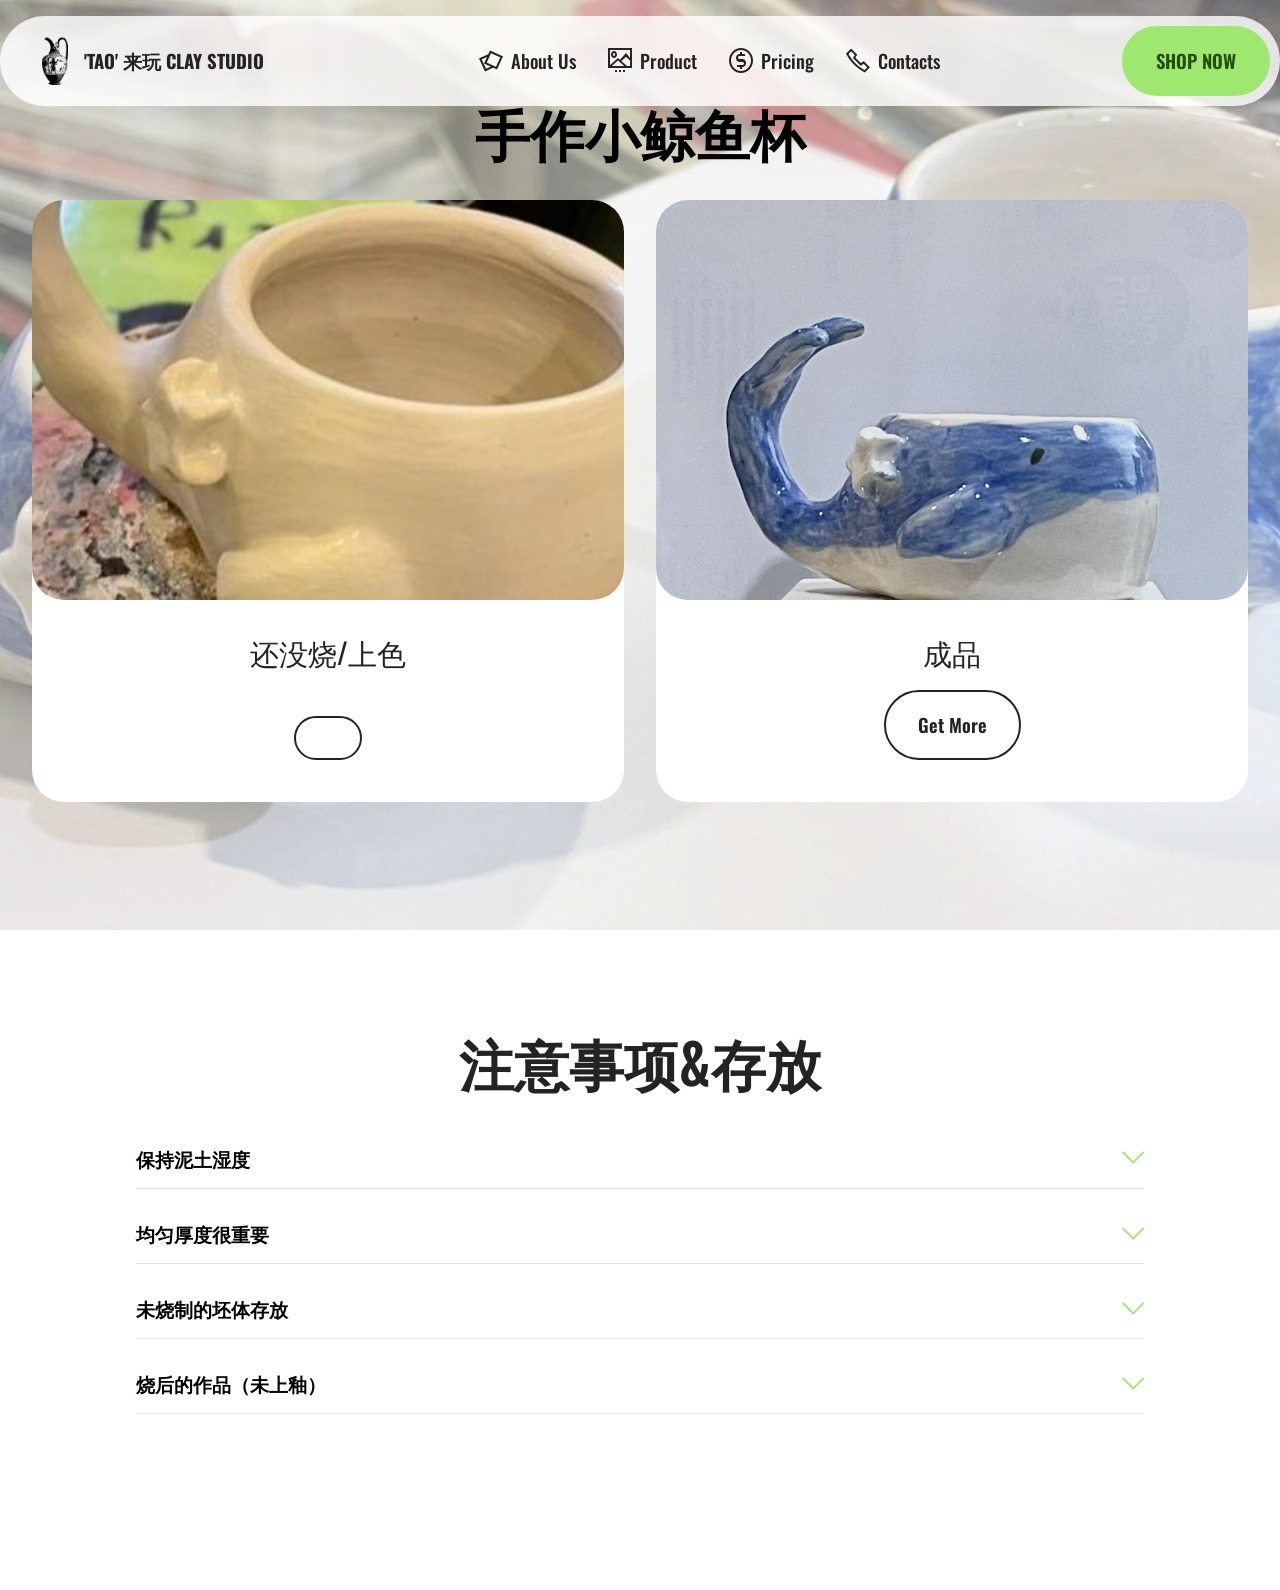
<file: 手作小鲸鱼杯.html>
<!DOCTYPE html>
<html  >
<head>
  <!-- Site made with Mobirise Website Builder v6.1.4, https://mobirise.com -->
  <meta charset="UTF-8">
  <meta http-equiv="X-UA-Compatible" content="IE=edge">
  <meta name="generator" content="Mobirise v6.1.4, mobirise.com">
  <meta name="twitter:card" content="summary_large_image"/>
  <meta name="twitter:image:src" content="assets/images/手作小鲸鱼杯-meta.jpeg">
  <meta property="og:image" content="assets/images/手作小鲸鱼杯-meta.jpeg">
  <meta name="twitter:title" content="手作小鲸鱼杯">
  <meta name="viewport" content="width=device-width, initial-scale=1, minimum-scale=1">
  <link rel="shortcut icon" href="assets/images/mbr-1.png" type="image/x-icon">
  <meta name="description" content="">
  
  
  <title>手作小鲸鱼杯</title>
  <link rel="stylesheet" href="assets/web/assets/mobirise-icons2/mobirise2.css">
  <link rel="stylesheet" href="assets/web/assets/mobirise-icons/mobirise-icons.css">
  <link rel="stylesheet" href="assets/bootstrap/css/bootstrap.min.css">
  <link rel="stylesheet" href="assets/animatecss/animate.css">
  <link rel="stylesheet" href="assets/dropdown/css/style.css">
  <link rel="stylesheet" href="assets/theme/css/style.css">
  <link rel="preload" href="https://fonts.googleapis.com/css2?family=Inter+Tight:wght@400;700&display=swap&display=swap" as="style" onload="this.onload=null;this.rel='stylesheet'">
  <noscript><link rel="stylesheet" href="https://fonts.googleapis.com/css2?family=Inter+Tight:wght@400;700&display=swap&display=swap"></noscript>
  <link rel="preload" href="https://fonts.googleapis.com/css?family=Oswald:200,300,400,500,600,700&display=swap" as="style" onload="this.onload=null;this.rel='stylesheet'">
  <noscript><link rel="stylesheet" href="https://fonts.googleapis.com/css?family=Oswald:200,300,400,500,600,700&display=swap"></noscript>
  <link rel="preload" as="style" href="assets/mobirise/css/mbr-additional.css?v=mQYFWg"><link rel="stylesheet" href="assets/mobirise/css/mbr-additional.css?v=mQYFWg" type="text/css">

  
  
  
</head>
<body>
  
  <section data-bs-version="5.1" class="menu menu2 cid-uYWklT60q5" once="menu" id="menu02-10">
	

	<nav class="navbar navbar-dropdown navbar-fixed-top navbar-expand-lg">
		<div class="container">
			<div class="navbar-brand">
				<span class="navbar-logo">
					<a href="index.html#header2-0">
						<img src="assets/images/mbr-1.png" alt="Pottery" style="height: 3rem;">
					</a>
				</span>
				<span class="navbar-caption-wrap"><a class="navbar-caption text-black text-primary display-4" href="index.html#top">'TAO' 来玩 CLAY STUDIO</a></span>
			</div>
			<button class="navbar-toggler" type="button" data-toggle="collapse" data-bs-toggle="collapse" data-target="#navbarSupportedContent" data-bs-target="#navbarSupportedContent" aria-controls="navbarNavAltMarkup" aria-expanded="false" aria-label="Toggle navigation">
				<div class="hamburger">
					<span></span>
					<span></span>
					<span></span>
					<span></span>
				</div>
			</button>
			<div class="collapse navbar-collapse" id="navbarSupportedContent">
				<ul class="navbar-nav nav-dropdown" data-app-modern-menu="true"><li class="nav-item">
						<a class="nav-link link text-black text-primary display-4" href="About us.html#header11-1"><span class="mobi-mbri mobi-mbri-image-gallery mbr-iconfont mbr-iconfont-btn"></span>About Us</a>
					</li><li class="nav-item">
						<a class="nav-link link text-black text-primary display-4" href="Product.html#gallery2-3" aria-expanded="false"><span class="mobi-mbri mobi-mbri-image-slider mbr-iconfont mbr-iconfont-btn"></span>Product</a>
					</li>
					<li class="nav-item">
						<a class="nav-link link text-black text-primary display-4" href="Pricing.html#features7-q"><span class="mobi-mbri mobi-mbri-cash mbr-iconfont mbr-iconfont-btn"></span>Pricing</a>
					</li><li class="nav-item"><a class="nav-link link text-black text-primary display-4" href="Contact.html#form4-f"><span class="mobi-mbri mobi-mbri-phone mbr-iconfont mbr-iconfont-btn"></span>Contacts</a></li></ul>
				
				<div class="navbar-buttons mbr-section-btn"><a class="btn btn-primary display-4" href="Product.html#gallery2-3">SHOP NOW</a></div>
			</div>
		</div>
	</nav>
</section>

<section data-bs-version="5.1" class="gallery2 cid-uYV9qRWLmV" id="gallery2-h">
    
    <div class="mbr-overlay"></div>
    <div class="container-fluid">
        <div class="mbr-section-head">
            <h4 class="mbr-section-title mbr-fonts-style align-center mb-0 display-2"><strong>手作小鲸鱼杯</strong></h4>
            
        </div>
        <div class="row mt-4">
            <div class="item features-image col-12 col-md-6 col-lg-6 active">
                <div class="item-wrapper">
                    <div class="item-img">
                        <img src="assets/images/fa3afbd2-1a5e-4ef7-a92c-bbf186681221-17.jpeg" alt="Pottery" data-slide-to="0" data-bs-slide-to="0">
                    </div>
                    <div class="item-content">
                        <h5 class="item-title mbr-fonts-style display-5">还没烧/上色</h5>
                        
                        
                    </div>
                    <div class="mbr-section-btn item-footer mt-2"><a href="" class="btn item-btn btn-black-outline display-7" target="_blank"></a></div>
                </div>
            </div><div class="item features-image col-12 col-md-6 col-lg-6">
                <div class="item-wrapper">
                    <div class="item-img">
                        <img src="assets/images/whatsapp-image-2025-10-06-at-11.22.03.jpeg" alt="Mobirise Website Builder" title="" data-slide-to="1" data-bs-slide-to="1">
                    </div>
                    <div class="item-content">
                        <h5 class="item-title mbr-fonts-style display-5">成品</h5>
                        
                        
                    </div>
                    <div class="mbr-section-btn item-footer mt-2"><a href="手作陶瓷小碗.html#gallery2-m" class="btn item-btn btn-black-outline display-7" target="_blank">Get More</a></div>
                </div>
            </div>
            
            
            
        </div>
    </div>
</section>

<section data-bs-version="5.1" class="content17 cid-uYV9LPYgPM" id="content17-j">

    

    
    
    
    <div class="container">
        
            <div class="row justify-content-center">
                <div class="col-12 col-md-10">
                    <div class="section-head align-center mb-4">
                        <h3 class="mbr-section-title mb-0 mbr-fonts-style display-2">
                            <strong>注意事项&amp;存放</strong></h3>
                        
                    </div>
                    
                    <div id="bootstrap-toggle" class="toggle-panel accordionStyles tab-content">
                        <div class="card mb-3">
                            <div class="card-header" role="tab" id="headingOne">
                                <a role="button" class="collapsed panel-title text-black" data-toggle="collapse" data-bs-toggle="collapse" data-core="" href="#collapse1_10" aria-expanded="false" aria-controls="collapse1">
                                    <h6 class="panel-title-edit mbr-fonts-style mb-0 display-7"><strong>保持泥土湿度</strong>
                                </h6>
                                    <span class="sign mbr-iconfont mbri-arrow-down"></span>
                                </a>
                            </div>
                            <div id="collapse1_10" class="panel-collapse noScroll collapse" role="tabpanel" aria-labelledby="headingOne">
                                <div class="panel-body">
                                    <p class="mbr-fonts-style panel-text display-7">👉 在制作过程中，泥土太干容易开裂，太湿又不好塑形。可以用喷水壶适量喷水，随时保持柔软</p>
                                </div>
                            </div>
                        </div>
                        <div class="card mb-3">
                            <div class="card-header" role="tab" id="headingTwo">
                                <a role="button" class="collapsed panel-title text-black" data-toggle="collapse" data-bs-toggle="collapse" data-core="" href="#collapse2_10" aria-expanded="false" aria-controls="collapse2">
                                    <h6 class="panel-title-edit mbr-fonts-style mb-0 display-7"><strong>均匀厚度很重要</strong>
                                </h6>
                                    <span class="sign mbr-iconfont mbri-arrow-down"></span>
                                </a>

                            </div>
                            <div id="collapse2_10" class="panel-collapse noScroll collapse" role="tabpanel" aria-labelledby="headingTwo">
                                <div class="panel-body">
                                    <p class="mbr-fonts-style panel-text display-7">👉 作品壁太薄容易变形，太厚则难以干透。一般建议厚度保持在 0.5–1 公分之间（原子笔笔芯的粗细、一颗普通纽扣的厚度）</p>
                                </div>
                            </div>
                        </div>
                        <div class="card mb-3">
                            <div class="card-header" role="tab" id="headingThree">
                                <a role="button" class="collapsed panel-title text-black" data-toggle="collapse" data-bs-toggle="collapse" data-core="" href="#collapse3_10" aria-expanded="false" aria-controls="collapse3">
                                    <h6 class="panel-title-edit mbr-fonts-style mb-0 display-7"><strong>未烧制的坯体存放</strong>
                                </h6>
                                    <span class="sign mbr-iconfont mbri-arrow-down"></span>
                                </a>
                            </div>
                            <div id="collapse3_10" class="panel-collapse noScroll collapse" role="tabpanel" aria-labelledby="headingThree">
                                <div class="panel-body">
                                    <p class="mbr-fonts-style panel-text display-7">👉 若作品还没进窑，可用湿布包裹或用塑料袋密封，避免干得太快造成裂痕<br>👉 长时间不制作时，可放在阴凉处，保持微湿状态</p>
                                </div>
                            </div>
                        </div>
                        <div class="card mb-3">
                            <div class="card-header" role="tab" id="headingThree">
                                <a role="button" class="collapsed panel-title text-black" data-toggle="collapse" data-bs-toggle="collapse" data-core="" href="#collapse4_10" aria-expanded="false" aria-controls="collapse4">
                                    <h6 class="panel-title-edit mbr-fonts-style mb-0 display-7"><strong>烧后的作品（未上釉）</strong>
                                </h6>
                                    <span class="sign mbr-iconfont mbri-arrow-down"></span>
                                </a>
                            </div>
                            <div id="collapse4_10" class="panel-collapse noScroll collapse" role="tabpanel" aria-labelledby="headingThree">
                                <div class="panel-body">
                                    <p class="mbr-fonts-style panel-text display-7">👉 这类作品较脆弱，需避免碰撞与沾水，建议放在干燥通风的地方</p>
                                </div>
                            </div>
                        </div>
                        
                        
                    </div>
                </div>
            </div>
        </div>
</section><section class="display-7" style="padding: 0;align-items: center;justify-content: center;flex-wrap: wrap;    align-content: center;display: flex;position: relative;height: 4rem;"><a href="https://mobiri.se/4250577" style="flex: 1 1;height: 4rem;position: absolute;width: 100%;z-index: 1;"><img alt="" style="height: 4rem;" src="[data-uri]"></a><p style="margin: 0;text-align: center;" class="display-7">&#8204;</p><a style="z-index:1" href="https://mobirise.com/builder/ai-website-builder.html">AI Website Software</a></section><script src="assets/bootstrap/js/bootstrap.bundle.min.js"></script>  <script src="assets/smoothscroll/smooth-scroll.js"></script>  <script src="assets/ytplayer/index.js"></script>  <script src="assets/dropdown/js/navbar-dropdown.js"></script>  <script src="assets/mbr-switch-arrow/mbr-switch-arrow.js"></script>  <script src="assets/theme/js/script.js"></script>  
  
  
 <div id="scrollToTop" class="scrollToTop mbr-arrow-up"><a style="text-align: center;"><i class="mbr-arrow-up-icon mbr-arrow-up-icon-cm cm-icon cm-icon-smallarrow-up"></i></a></div>
    <input name="animation" type="hidden">
  </body>
</html>
</file>
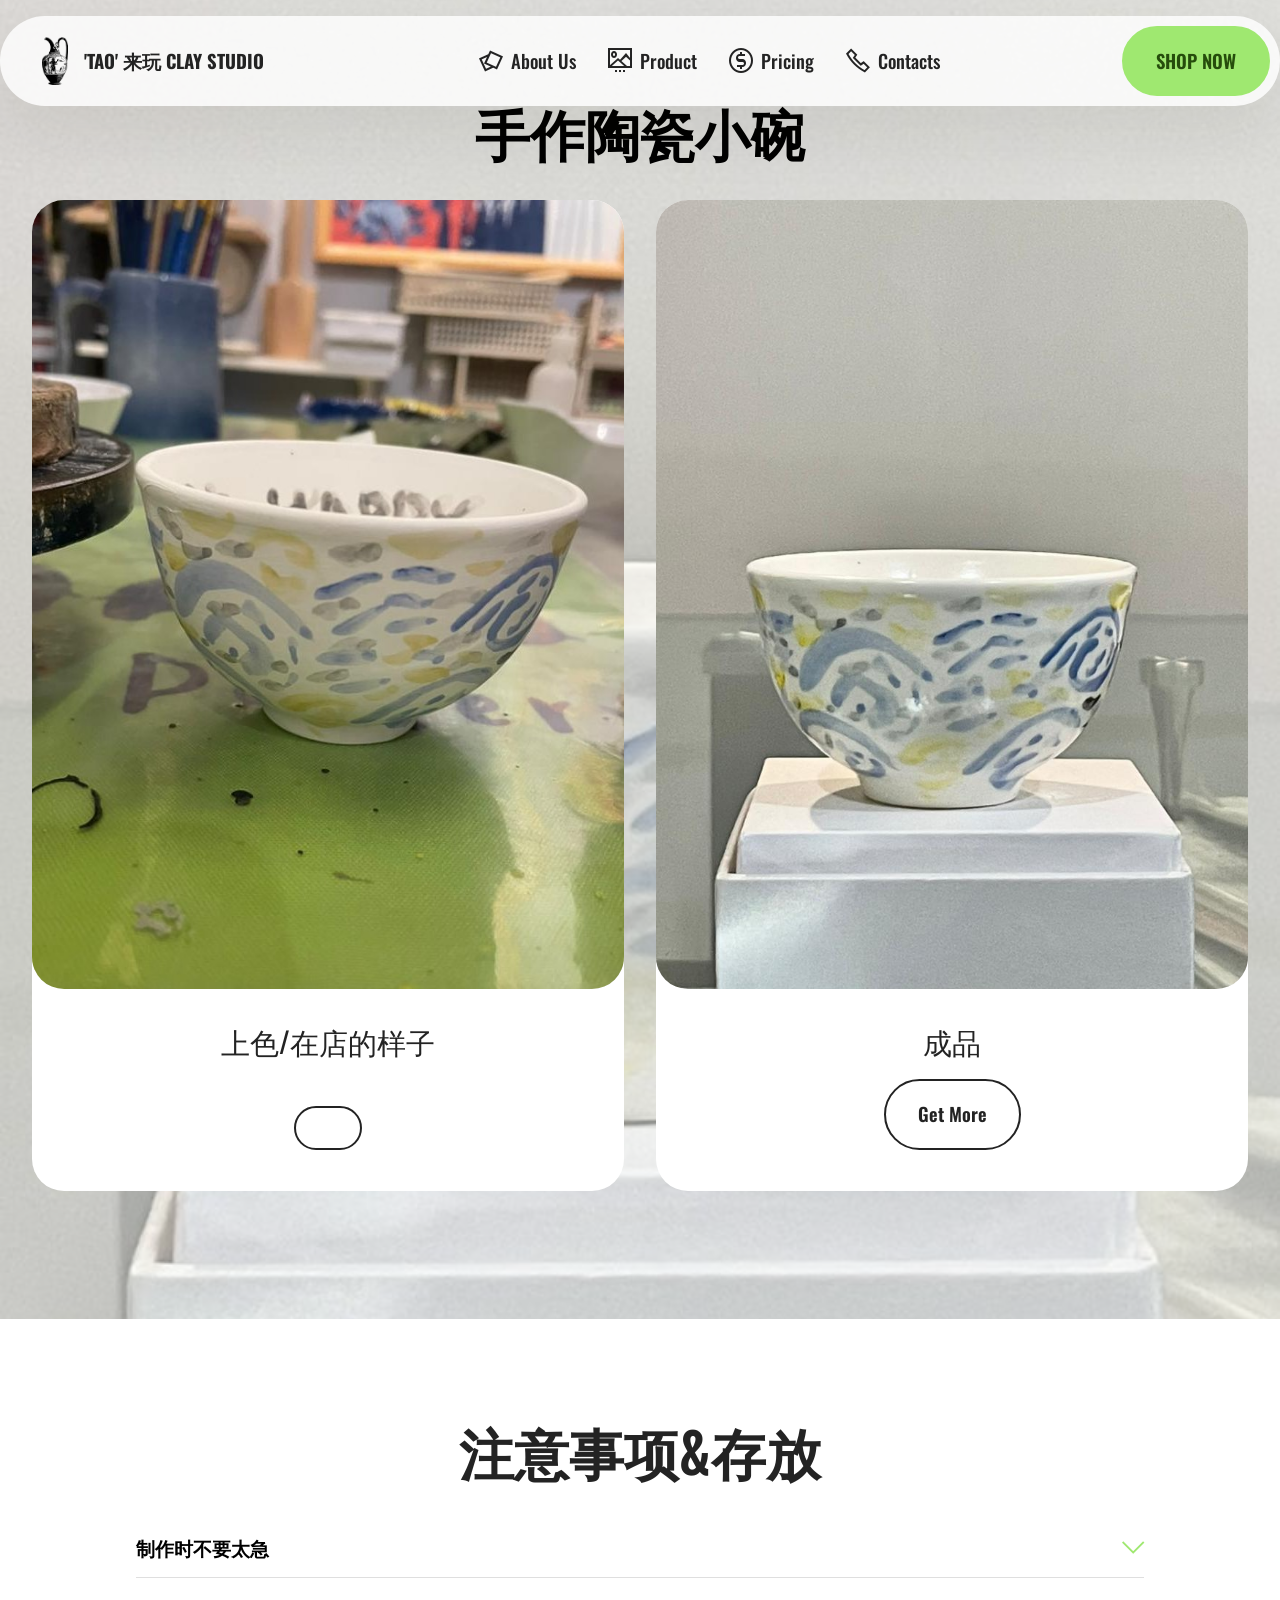
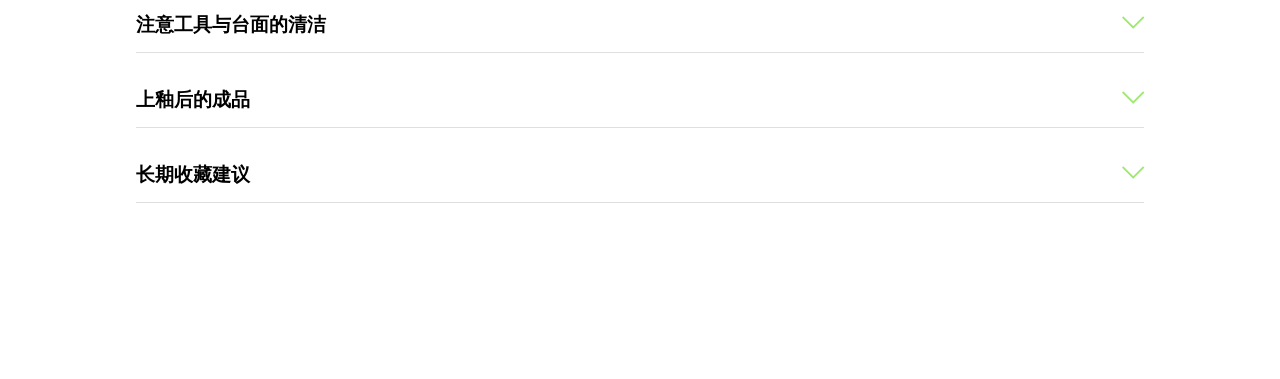
<file: 手作陶瓷小碗.html>
<!DOCTYPE html>
<html  >
<head>
  <!-- Site made with Mobirise Website Builder v6.1.4, https://mobirise.com -->
  <meta charset="UTF-8">
  <meta http-equiv="X-UA-Compatible" content="IE=edge">
  <meta name="generator" content="Mobirise v6.1.4, mobirise.com">
  <meta name="twitter:card" content="summary_large_image"/>
  <meta name="twitter:image:src" content="assets/images/手作陶瓷小碗-meta.jpeg">
  <meta property="og:image" content="assets/images/手作陶瓷小碗-meta.jpeg">
  <meta name="twitter:title" content="手作陶瓷小碗">
  <meta name="viewport" content="width=device-width, initial-scale=1, minimum-scale=1">
  <link rel="shortcut icon" href="assets/images/mbr-1.png" type="image/x-icon">
  <meta name="description" content="">
  
  
  <title>手作陶瓷小碗</title>
  <link rel="stylesheet" href="assets/web/assets/mobirise-icons2/mobirise2.css">
  <link rel="stylesheet" href="assets/web/assets/mobirise-icons/mobirise-icons.css">
  <link rel="stylesheet" href="assets/bootstrap/css/bootstrap.min.css">
  <link rel="stylesheet" href="assets/animatecss/animate.css">
  <link rel="stylesheet" href="assets/dropdown/css/style.css">
  <link rel="stylesheet" href="assets/theme/css/style.css">
  <link rel="preload" href="https://fonts.googleapis.com/css2?family=Inter+Tight:wght@400;700&display=swap&display=swap" as="style" onload="this.onload=null;this.rel='stylesheet'">
  <noscript><link rel="stylesheet" href="https://fonts.googleapis.com/css2?family=Inter+Tight:wght@400;700&display=swap&display=swap"></noscript>
  <link rel="preload" href="https://fonts.googleapis.com/css?family=Oswald:200,300,400,500,600,700&display=swap" as="style" onload="this.onload=null;this.rel='stylesheet'">
  <noscript><link rel="stylesheet" href="https://fonts.googleapis.com/css?family=Oswald:200,300,400,500,600,700&display=swap"></noscript>
  <link rel="preload" as="style" href="assets/mobirise/css/mbr-additional.css?v=RPqcfL"><link rel="stylesheet" href="assets/mobirise/css/mbr-additional.css?v=RPqcfL" type="text/css">

  
  
  
</head>
<body>
  
  <section data-bs-version="5.1" class="menu menu2 cid-uYWklT60q5" once="menu" id="menu02-10">
	

	<nav class="navbar navbar-dropdown navbar-fixed-top navbar-expand-lg">
		<div class="container">
			<div class="navbar-brand">
				<span class="navbar-logo">
					<a href="index.html#header2-0">
						<img src="assets/images/mbr-1.png" alt="Pottery" style="height: 3rem;">
					</a>
				</span>
				<span class="navbar-caption-wrap"><a class="navbar-caption text-black text-primary display-4" href="index.html#top">'TAO' 来玩 CLAY STUDIO</a></span>
			</div>
			<button class="navbar-toggler" type="button" data-toggle="collapse" data-bs-toggle="collapse" data-target="#navbarSupportedContent" data-bs-target="#navbarSupportedContent" aria-controls="navbarNavAltMarkup" aria-expanded="false" aria-label="Toggle navigation">
				<div class="hamburger">
					<span></span>
					<span></span>
					<span></span>
					<span></span>
				</div>
			</button>
			<div class="collapse navbar-collapse" id="navbarSupportedContent">
				<ul class="navbar-nav nav-dropdown" data-app-modern-menu="true"><li class="nav-item">
						<a class="nav-link link text-black text-primary display-4" href="About us.html#header11-1"><span class="mobi-mbri mobi-mbri-image-gallery mbr-iconfont mbr-iconfont-btn"></span>About Us</a>
					</li><li class="nav-item">
						<a class="nav-link link text-black text-primary display-4" href="Product.html#gallery2-3" aria-expanded="false"><span class="mobi-mbri mobi-mbri-image-slider mbr-iconfont mbr-iconfont-btn"></span>Product</a>
					</li>
					<li class="nav-item">
						<a class="nav-link link text-black text-primary display-4" href="Pricing.html#features7-q"><span class="mobi-mbri mobi-mbri-cash mbr-iconfont mbr-iconfont-btn"></span>Pricing</a>
					</li><li class="nav-item"><a class="nav-link link text-black text-primary display-4" href="Contact.html#form4-f"><span class="mobi-mbri mobi-mbri-phone mbr-iconfont mbr-iconfont-btn"></span>Contacts</a></li></ul>
				
				<div class="navbar-buttons mbr-section-btn"><a class="btn btn-primary display-4" href="Product.html#gallery2-3">SHOP NOW</a></div>
			</div>
		</div>
	</nav>
</section>

<section data-bs-version="5.1" class="gallery2 cid-uYVdKABGIW" id="gallery2-m">
    
    <div class="mbr-overlay"></div>
    <div class="container">
        <div class="mbr-section-head">
            <h4 class="mbr-section-title mbr-fonts-style align-center mb-0 display-2"><strong>手作陶瓷小碗</strong></h4>
            
        </div>
        <div class="row mt-4">
            <div class="item features-image col-12 col-md-6 col-lg-6 active">
                <div class="item-wrapper">
                    <div class="item-img">
                        <img src="assets/images/d16dd1c4-6a82-411c-b80c-3403dd4c2b7a.jpeg" alt="Pottery" data-slide-to="0" data-bs-slide-to="0">
                    </div>
                    <div class="item-content">
                        <h5 class="item-title mbr-fonts-style display-5">上色/在店的样子</h5>
                        
                        
                    </div>
                    <div class="mbr-section-btn item-footer mt-2"><a href="" class="btn item-btn btn-black-outline display-7" target="_blank"></a></div>
                </div>
            </div><div class="item features-image col-12 col-md-6 col-lg-6">
                <div class="item-wrapper">
                    <div class="item-img">
                        <img src="assets/images/whatsapp-image-2025-10-06-at-11.21.04.jpeg" alt="Mobirise Website Builder" data-slide-to="1" data-bs-slide-to="1">
                    </div>
                    <div class="item-content">
                        <h5 class="item-title mbr-fonts-style display-5">成品</h5>
                        
                        
                    </div>
                    <div class="mbr-section-btn item-footer mt-2"><a class="btn item-btn btn-black-outline display-7" href="Pricing.html#features7-q">Get More</a></div>
                </div>
            </div>
            
            
            
        </div>
    </div>
</section>

<section data-bs-version="5.1" class="content17 cid-uYVgJSP8bD" id="content17-n">

    

    
    
    
    <div class="container">
        
            <div class="row justify-content-center">
                <div class="col-12 col-md-10">
                    <div class="section-head align-center mb-4">
                        <h3 class="mbr-section-title mb-0 mbr-fonts-style display-2"><strong>注意事项&amp;存放</strong></h3>
                        
                    </div>
                    
                    <div id="bootstrap-toggle" class="toggle-panel accordionStyles tab-content">
                        <div class="card mb-3">
                            <div class="card-header" role="tab" id="headingOne">
                                <a role="button" class="collapsed panel-title text-black" data-toggle="collapse" data-bs-toggle="collapse" data-core="" href="#collapse1_14" aria-expanded="false" aria-controls="collapse1">
                                    <h6 class="panel-title-edit mbr-fonts-style mb-0 display-7"><strong>制作时不要太急</strong>
                                </h6>
                                    <span class="sign mbr-iconfont mbri-arrow-down"></span>
                                </a>
                            </div>
                            <div id="collapse1_14" class="panel-collapse noScroll collapse" role="tabpanel" aria-labelledby="headingOne">
                                <div class="panel-body">
                                    <p class="mbr-fonts-style panel-text display-7">👉 陶艺是「跟时间做朋友」的艺术，太快拉坯或修坯会导致结构不稳、干裂或塌陷</p>
                                </div>
                            </div>
                        </div>
                        <div class="card mb-3">
                            <div class="card-header" role="tab" id="headingTwo">
                                <a role="button" class="collapsed panel-title text-black" data-toggle="collapse" data-bs-toggle="collapse" data-core="" href="#collapse2_14" aria-expanded="false" aria-controls="collapse2">
                                    <h6 class="panel-title-edit mbr-fonts-style mb-0 display-7"><strong>注意工具与台面的清洁</strong>
                                </h6>
                                    <span class="sign mbr-iconfont mbri-arrow-down"></span>
                                </a>

                            </div>
                            <div id="collapse2_14" class="panel-collapse noScroll collapse" role="tabpanel" aria-labelledby="headingTwo">
                                <div class="panel-body">
                                    <p class="mbr-fonts-style panel-text display-7">👉 泥屑若残留太多，可能影响表面质感或釉色效果。每个步骤结束最好清理一次</p>
                                </div>
                            </div>
                        </div>
                        <div class="card mb-3">
                            <div class="card-header" role="tab" id="headingThree">
                                <a role="button" class="collapsed panel-title text-black" data-toggle="collapse" data-bs-toggle="collapse" data-core="" href="#collapse3_14" aria-expanded="false" aria-controls="collapse3">
                                    <h6 class="panel-title-edit mbr-fonts-style mb-0 display-7"><strong>上釉后的成品</strong>
                                </h6>
                                    <span class="sign mbr-iconfont mbri-arrow-down"></span>
                                </a>
                            </div>
                            <div id="collapse3_14" class="panel-collapse noScroll collapse" role="tabpanel" aria-labelledby="headingThree">
                                <div class="panel-body">
                                    <p class="mbr-fonts-style panel-text display-7">👉 釉面作品虽较坚固，但仍应避免强烈碰撞<br>👉 可用湿布轻轻擦拭清洁，避免使用钢丝球或粗糙海绵，以免刮伤釉面</p>
                                </div>
                            </div>
                        </div>
                        <div class="card mb-3">
                            <div class="card-header" role="tab" id="headingThree">
                                <a role="button" class="collapsed panel-title text-black" data-toggle="collapse" data-bs-toggle="collapse" data-core="" href="#collapse4_14" aria-expanded="false" aria-controls="collapse4">
                                    <h6 class="panel-title-edit mbr-fonts-style mb-0 display-7"><strong>长期收藏建议</strong>
                                </h6>
                                    <span class="sign mbr-iconfont mbri-arrow-down"></span>
                                </a>
                            </div>
                            <div id="collapse4_14" class="panel-collapse noScroll collapse" role="tabpanel" aria-labelledby="headingThree">
                                <div class="panel-body">
                                    <p class="mbr-fonts-style panel-text display-7">👉 避免阳光直射或高湿度环境，防止釉色褪色或发霉<br>👉 若是器皿类作品（杯碗盘），建议定期清洗晾干，避免残留异味或水渍</p>
                                </div>
                            </div>
                        </div>
                        
                        
                    </div>
                </div>
            </div>
        </div>
</section><section class="display-7" style="padding: 0;align-items: center;justify-content: center;flex-wrap: wrap;    align-content: center;display: flex;position: relative;height: 4rem;"><a href="https://mobiri.se/4250577" style="flex: 1 1;height: 4rem;position: absolute;width: 100%;z-index: 1;"><img alt="" style="height: 4rem;" src="[data-uri]"></a><p style="margin: 0;text-align: center;" class="display-7">&#8204;</p><a style="z-index:1" href="https://mobirise.com/builder/no-code-website-builder.html">No Code Website Builder</a></section><script src="assets/bootstrap/js/bootstrap.bundle.min.js"></script>  <script src="assets/smoothscroll/smooth-scroll.js"></script>  <script src="assets/ytplayer/index.js"></script>  <script src="assets/dropdown/js/navbar-dropdown.js"></script>  <script src="assets/mbr-switch-arrow/mbr-switch-arrow.js"></script>  <script src="assets/theme/js/script.js"></script>  
  
  
 <div id="scrollToTop" class="scrollToTop mbr-arrow-up"><a style="text-align: center;"><i class="mbr-arrow-up-icon mbr-arrow-up-icon-cm cm-icon cm-icon-smallarrow-up"></i></a></div>
    <input name="animation" type="hidden">
  </body>
</html>
</file>
<file: assets/web/assets/mobirise-icons2/mobirise2.css>
@font-face {
  font-family: 'Moririse2';
  font-display: swap;
  src:  url('mobirise2.eot?f2bix4');
  src:  url('mobirise2.eot?f2bix4#iefix') format('embedded-opentype'),
    url('mobirise2.ttf?f2bix4') format('truetype'),
    url('mobirise2.woff?f2bix4') format('woff'),
    url('mobirise2.svg?f2bix4#mobirise2') format('svg');
  font-weight: normal;
  font-style: normal;
}

[class^="mobi-"], [class*=" mobi-"] {
  /* use !important to prevent issues with browser extensions that change fonts */
  font-family: 'Moririse2' !important;
  speak: none;
  font-style: normal;
  font-weight: normal;
  font-variant: normal;
  text-transform: none;
  line-height: 1;

  /* Better Font Rendering =========== */
  -webkit-font-smoothing: antialiased;
  -moz-osx-font-smoothing: grayscale;
}

.mobi-mbri-add-submenu:before {
  content: "\e900";
}
.mobi-mbri-alert:before {
  content: "\e901";
}
.mobi-mbri-align-center:before {
  content: "\e902";
}
.mobi-mbri-align-justify:before {
  content: "\e903";
}
.mobi-mbri-align-left:before {
  content: "\e904";
}
.mobi-mbri-align-right:before {
  content: "\e905";
}
.mobi-mbri-android:before {
  content: "\e906";
}
.mobi-mbri-apple:before {
  content: "\e907";
}
.mobi-mbri-arrow-down:before {
  content: "\e908";
}
.mobi-mbri-arrow-next:before {
  content: "\e909";
}
.mobi-mbri-arrow-prev:before {
  content: "\e90a";
}
.mobi-mbri-arrow-up:before {
  content: "\e90b";
}
.mobi-mbri-bold:before {
  content: "\e90c";
}
.mobi-mbri-bookmark:before {
  content: "\e90d";
}
.mobi-mbri-bootstrap:before {
  content: "\e90e";
}
.mobi-mbri-briefcase:before {
  content: "\e90f";
}
.mobi-mbri-browse:before {
  content: "\e910";
}
.mobi-mbri-bulleted-list:before {
  content: "\e911";
}
.mobi-mbri-calendar:before {
  content: "\e912";
}
.mobi-mbri-camera:before {
  content: "\e913";
}
.mobi-mbri-cart-add:before {
  content: "\e914";
}
.mobi-mbri-cart-full:before {
  content: "\e915";
}
.mobi-mbri-cash:before {
  content: "\e916";
}
.mobi-mbri-change-style:before {
  content: "\e917";
}
.mobi-mbri-chat:before {
  content: "\e918";
}
.mobi-mbri-clock:before {
  content: "\e919";
}
.mobi-mbri-close:before {
  content: "\e91a";
}
.mobi-mbri-cloud:before {
  content: "\e91b";
}
.mobi-mbri-code:before {
  content: "\e91c";
}
.mobi-mbri-contact-form:before {
  content: "\e91d";
}
.mobi-mbri-credit-card:before {
  content: "\e91e";
}
.mobi-mbri-cursor-click:before {
  content: "\e91f";
}
.mobi-mbri-cust-feedback:before {
  content: "\e920";
}
.mobi-mbri-database:before {
  content: "\e921";
}
.mobi-mbri-delivery:before {
  content: "\e922";
}
.mobi-mbri-desktop:before {
  content: "\e923";
}
.mobi-mbri-devices:before {
  content: "\e924";
}
.mobi-mbri-down:before {
  content: "\e925";
}
.mobi-mbri-download-2:before {
  content: "\e926";
}
.mobi-mbri-download:before {
  content: "\e927";
}
.mobi-mbri-drag-n-drop-2:before {
  content: "\e928";
}
.mobi-mbri-drag-n-drop:before {
  content: "\e929";
}
.mobi-mbri-edit-2:before {
  content: "\e92a";
}
.mobi-mbri-edit:before {
  content: "\e92b";
}
.mobi-mbri-error:before {
  content: "\e92c";
}
.mobi-mbri-extension:before {
  content: "\e92d";
}
.mobi-mbri-features:before {
  content: "\e92e";
}
.mobi-mbri-file:before {
  content: "\e92f";
}
.mobi-mbri-flag:before {
  content: "\e930";
}
.mobi-mbri-folder:before {
  content: "\e931";
}
.mobi-mbri-gift:before {
  content: "\e932";
}
.mobi-mbri-github:before {
  content: "\e933";
}
.mobi-mbri-globe-2:before {
  content: "\e934";
}
.mobi-mbri-globe:before {
  content: "\e935";
}
.mobi-mbri-growing-chart:before {
  content: "\e936";
}
.mobi-mbri-hearth:before {
  content: "\e937";
}
.mobi-mbri-help:before {
  content: "\e938";
}
.mobi-mbri-home:before {
  content: "\e939";
}
.mobi-mbri-hot-cup:before {
  content: "\e93a";
}
.mobi-mbri-idea:before {
  content: "\e93b";
}
.mobi-mbri-image-gallery:before {
  content: "\e93c";
}
.mobi-mbri-image-slider:before {
  content: "\e93d";
}
.mobi-mbri-info:before {
  content: "\e93e";
}
.mobi-mbri-italic:before {
  content: "\e93f";
}
.mobi-mbri-key:before {
  content: "\e940";
}
.mobi-mbri-laptop:before {
  content: "\e941";
}
.mobi-mbri-layers:before {
  content: "\e942";
}
.mobi-mbri-left-right:before {
  content: "\e943";
}
.mobi-mbri-left:before {
  content: "\e944";
}
.mobi-mbri-letter:before {
  content: "\e945";
}
.mobi-mbri-like:before {
  content: "\e946";
}
.mobi-mbri-link:before {
  content: "\e947";
}
.mobi-mbri-lock:before {
  content: "\e948";
}
.mobi-mbri-login:before {
  content: "\e949";
}
.mobi-mbri-logout:before {
  content: "\e94a";
}
.mobi-mbri-magic-stick:before {
  content: "\e94b";
}
.mobi-mbri-map-pin:before {
  content: "\e94c";
}
.mobi-mbri-menu:before {
  content: "\e94d";
}
.mobi-mbri-mobile-2:before {
  content: "\e94e";
}
.mobi-mbri-mobile-horizontal:before {
  content: "\e94f";
}
.mobi-mbri-mobile:before {
  content: "\e950";
}
.mobi-mbri-mobirise:before {
  content: "\e951";
}
.mobi-mbri-more-horizontal:before {
  content: "\e952";
}
.mobi-mbri-more-vertical:before {
  content: "\e953";
}
.mobi-mbri-music:before {
  content: "\e954";
}
.mobi-mbri-new-file:before {
  content: "\e955";
}
.mobi-mbri-numbered-list:before {
  content: "\e956";
}
.mobi-mbri-opened-folder:before {
  content: "\e957";
}
.mobi-mbri-pages:before {
  content: "\e958";
}
.mobi-mbri-paper-plane:before {
  content: "\e959";
}
.mobi-mbri-paperclip:before {
  content: "\e95a";
}
.mobi-mbri-phone:before {
  content: "\e95b";
}
.mobi-mbri-photo:before {
  content: "\e95c";
}
.mobi-mbri-photos:before {
  content: "\e95d";
}
.mobi-mbri-pin:before {
  content: "\e95e";
}
.mobi-mbri-play:before {
  content: "\e95f";
}
.mobi-mbri-plus:before {
  content: "\e960";
}
.mobi-mbri-preview:before {
  content: "\e961";
}
.mobi-mbri-print:before {
  content: "\e962";
}
.mobi-mbri-protect:before {
  content: "\e963";
}
.mobi-mbri-question:before {
  content: "\e964";
}
.mobi-mbri-quote-left:before {
  content: "\e965";
}
.mobi-mbri-quote-right:before {
  content: "\e966";
}
.mobi-mbri-redo:before {
  content: "\e967";
}
.mobi-mbri-refresh:before {
  content: "\e968";
}
.mobi-mbri-responsive-2:before {
  content: "\e969";
}
.mobi-mbri-responsive:before {
  content: "\e96a";
}
.mobi-mbri-right:before {
  content: "\e96b";
}
.mobi-mbri-rocket:before {
  content: "\e96c";
}
.mobi-mbri-sad-face:before {
  content: "\e96d";
}
.mobi-mbri-sale:before {
  content: "\e96e";
}
.mobi-mbri-save:before {
  content: "\e96f";
}
.mobi-mbri-search:before {
  content: "\e970";
}
.mobi-mbri-setting-2:before {
  content: "\e971";
}
.mobi-mbri-setting-3:before {
  content: "\e972";
}
.mobi-mbri-setting:before {
  content: "\e973";
}
.mobi-mbri-share:before {
  content: "\e974";
}
.mobi-mbri-shopping-bag:before {
  content: "\e975";
}
.mobi-mbri-shopping-basket:before {
  content: "\e976";
}
.mobi-mbri-shopping-cart:before {
  content: "\e977";
}
.mobi-mbri-sites:before {
  content: "\e978";
}
.mobi-mbri-smile-face:before {
  content: "\e979";
}
.mobi-mbri-speed:before {
  content: "\e97a";
}
.mobi-mbri-star:before {
  content: "\e97b";
}
.mobi-mbri-success:before {
  content: "\e97c";
}
.mobi-mbri-sun:before {
  content: "\e97d";
}
.mobi-mbri-sun2:before {
  content: "\e97e";
}
.mobi-mbri-tablet-vertical:before {
  content: "\e97f";
}
.mobi-mbri-tablet:before {
  content: "\e980";
}
.mobi-mbri-target:before {
  content: "\e981";
}
.mobi-mbri-timer:before {
  content: "\e982";
}
.mobi-mbri-to-ftp:before {
  content: "\e983";
}
.mobi-mbri-to-local-drive:before {
  content: "\e984";
}
.mobi-mbri-touch-swipe:before {
  content: "\e985";
}
.mobi-mbri-touch:before {
  content: "\e986";
}
.mobi-mbri-trash:before {
  content: "\e987";
}
.mobi-mbri-underline:before {
  content: "\e988";
}
.mobi-mbri-undo:before {
  content: "\e989";
}
.mobi-mbri-unlink:before {
  content: "\e98a";
}
.mobi-mbri-unlock:before {
  content: "\e98b";
}
.mobi-mbri-up-down:before {
  content: "\e98c";
}
.mobi-mbri-up:before {
  content: "\e98d";
}
.mobi-mbri-update:before {
  content: "\e98e";
}
.mobi-mbri-upload-2:before {
  content: "\e98f";
}
.mobi-mbri-upload:before {
  content: "\e990";
}
.mobi-mbri-user-2:before {
  content: "\e991";
}
.mobi-mbri-user:before {
  content: "\e992";
}
.mobi-mbri-users:before {
  content: "\e993";
}
.mobi-mbri-video-play:before {
  content: "\e994";
}
.mobi-mbri-video:before {
  content: "\e995";
}
.mobi-mbri-watch:before {
  content: "\e996";
}
.mobi-mbri-website-theme-2:before {
  content: "\e997";
}
.mobi-mbri-website-theme:before {
  content: "\e998";
}
.mobi-mbri-wifi:before {
  content: "\e999";
}
.mobi-mbri-windows:before {
  content: "\e99a";
}
.mobi-mbri-zoom-in:before {
  content: "\e99b";
}
.mobi-mbri-zoom-out:before {
  content: "\e99c";
}
</file>
<file: assets/parallax/jarallax.css>
.jarallax {
    position: relative;
    z-index: 0;
}
.jarallax > .jarallax-img {
    position: absolute;
    object-fit: cover;
    /* support for plugin https://github.com/bfred-it/object-fit-images */
    font-family: 'object-fit: cover;';
    top: 0;
    left: 0;
    width: 100%;
    height: 100%;
    z-index: -1;
}
</file>
<file: assets/dropdown/css/style.css>
.navbar-dropdown {
  left: 0;
  padding: 0;
  position: absolute;
  right: 0;
  top: 0;
  transition: all 0.45s ease;
  z-index: 1030;
  background: #282828; }
  .navbar-dropdown .navbar-logo {
    margin-right: 0.8rem;
    transition: margin 0.3s ease-in-out;
    vertical-align: middle; }
    .navbar-dropdown .navbar-logo img {
      height: 3.125rem;
      transition: all 0.3s ease-in-out; }
    .navbar-dropdown .navbar-logo.mbr-iconfont {
      font-size: 3.125rem;
      line-height: 3.125rem; }
  .navbar-dropdown .navbar-caption {
    font-weight: 700;
    white-space: normal;
    vertical-align: -4px;
    line-height: 3.125rem !important; }
    .navbar-dropdown .navbar-caption, .navbar-dropdown .navbar-caption:hover {
      color: inherit;
      text-decoration: none; }
  .navbar-dropdown .mbr-iconfont + .navbar-caption {
    vertical-align: -1px; }
  .navbar-dropdown.navbar-fixed-top {
    position: fixed; }
  .navbar-dropdown .navbar-brand span {
    vertical-align: -4px; }
  .navbar-dropdown.bg-color.transparent {
    background: none; }
  .navbar-dropdown.navbar-short .navbar-brand {
    padding: 0.625rem 0; }
    .navbar-dropdown.navbar-short .navbar-brand span {
      vertical-align: -1px; }
  .navbar-dropdown.navbar-short .navbar-caption {
    line-height: 2.375rem !important;
    vertical-align: -2px; }
  .navbar-dropdown.navbar-short .navbar-logo {
    margin-right: 0.5rem; }
    .navbar-dropdown.navbar-short .navbar-logo img {
      height: 2.375rem; }
    .navbar-dropdown.navbar-short .navbar-logo.mbr-iconfont {
      font-size: 2.375rem;
      line-height: 2.375rem; }
  .navbar-dropdown.navbar-short .mbr-table-cell {
    height: 3.625rem; }
  .navbar-dropdown .navbar-close {
    left: 0.6875rem;
    position: fixed;
    top: 0.75rem;
    z-index: 1000; }
  .navbar-dropdown .hamburger-icon {
    content: "";
    display: inline-block;
    vertical-align: middle;
    width: 16px;
    -webkit-box-shadow: 0 -6px 0 1px #282828,0 0 0 1px #282828,0 6px 0 1px #282828;
    -moz-box-shadow: 0 -6px 0 1px #282828,0 0 0 1px #282828,0 6px 0 1px #282828;
    box-shadow: 0 -6px 0 1px #282828,0 0 0 1px #282828,0 6px 0 1px #282828; }

.dropdown-menu .dropdown-toggle[data-toggle="dropdown-submenu"]::after {
  border-bottom: 0.35em solid transparent;
  border-left: 0.35em solid;
  border-right: 0;
  border-top: 0.35em solid transparent;
  margin-left: 0.3rem; }

.dropdown-menu .dropdown-item:focus {
  outline: 0; }

.nav-dropdown {
  font-size: 0.75rem;
  font-weight: 500;
  height: auto !important; }
  .nav-dropdown .nav-btn {
    padding-left: 1rem; }
  .nav-dropdown .link {
    margin: .667em 1.667em;
    font-weight: 500;
    padding: 0;
    transition: color .2s ease-in-out; }
    .nav-dropdown .link.dropdown-toggle {
      margin-right: 2.583em; }
      .nav-dropdown .link.dropdown-toggle::after {
        margin-left: .25rem;
        border-top: 0.35em solid;
        border-right: 0.35em solid transparent;
        border-left: 0.35em solid transparent;
        border-bottom: 0; }
      .nav-dropdown .link.dropdown-toggle[aria-expanded="true"] {
        margin: 0;
        padding: 0.667em 3.263em  0.667em 1.667em; }
  .nav-dropdown .link::after,
  .nav-dropdown .dropdown-item::after {
    color: inherit; }
  .nav-dropdown .btn {
    font-size: 0.75rem;
    font-weight: 700;
    letter-spacing: 0;
    margin-bottom: 0;
    padding-left: 1.25rem;
    padding-right: 1.25rem; }
  .nav-dropdown .dropdown-menu {
    border-radius: 0;
    border: 0;
    left: 0;
    margin: 0;
    padding-bottom: 1.25rem;
    padding-top: 1.25rem;
    position: relative; }
  .nav-dropdown .dropdown-submenu {
    margin-left: 0.125rem;
    top: 0; }
  .nav-dropdown .dropdown-item {
    font-weight: 500;
    line-height: 2;
    padding: 0.3846em 4.615em 0.3846em 1.5385em;
    position: relative;
    transition: color .2s ease-in-out, background-color .2s ease-in-out; }
    .nav-dropdown .dropdown-item::after {
      margin-top: -0.3077em;
      position: absolute;
      right: 1.1538em;
      top: 50%; }
    .nav-dropdown .dropdown-item:focus, .nav-dropdown .dropdown-item:hover {
      background: none; }

@media (max-width: 767px) {
  .nav-dropdown.navbar-toggleable-sm {
    bottom: 0;
    display: none;
    left: 0;
    overflow-x: hidden;
    position: fixed;
    top: 0;
    transform: translateX(-100%);
    -ms-transform: translateX(-100%);
    -webkit-transform: translateX(-100%);
    width: 18.75rem;
    z-index: 999; } }
.nav-dropdown.navbar-toggleable-xl {
  bottom: 0;
  display: none;
  left: 0;
  overflow-x: hidden;
  position: fixed;
  top: 0;
  transform: translateX(-100%);
  -ms-transform: translateX(-100%);
  -webkit-transform: translateX(-100%);
  width: 18.75rem;
  z-index: 999; }

.nav-dropdown-sm {
  display: block !important;
  overflow-x: hidden;
  overflow: auto;
  padding-top: 3.875rem; }
  .nav-dropdown-sm::after {
    content: "";
    display: block;
    height: 3rem;
    width: 100%; }
  .nav-dropdown-sm.collapse.in ~ .navbar-close {
    display: block !important; }
  .nav-dropdown-sm.collapsing, .nav-dropdown-sm.collapse.in {
    transform: translateX(0);
    -ms-transform: translateX(0);
    -webkit-transform: translateX(0);
    transition: all 0.25s ease-out;
    -webkit-transition: all 0.25s ease-out;
    background: #282828; }
  .nav-dropdown-sm.collapsing[aria-expanded="false"] {
    transform: translateX(-100%);
    -ms-transform: translateX(-100%);
    -webkit-transform: translateX(-100%); }
  .nav-dropdown-sm .nav-item {
    display: block;
    margin-left: 0 !important;
    padding-left: 0; }
  .nav-dropdown-sm .link,
  .nav-dropdown-sm .dropdown-item {
    border-top: 1px dotted rgba(255, 255, 255, 0.1);
    font-size: 0.8125rem;
    line-height: 1.6;
    margin: 0 !important;
    padding: 0.875rem 2.4rem 0.875rem 1.5625rem !important;
    position: relative;
    white-space: normal; }
    .nav-dropdown-sm .link:focus, .nav-dropdown-sm .link:hover,
    .nav-dropdown-sm .dropdown-item:focus,
    .nav-dropdown-sm .dropdown-item:hover {
      background: rgba(0, 0, 0, 0.2) !important;
      color: #c0a375; }
  .nav-dropdown-sm .nav-btn {
    position: relative;
    padding: 1.5625rem 1.5625rem 0 1.5625rem; }
    .nav-dropdown-sm .nav-btn::before {
      border-top: 1px dotted rgba(255, 255, 255, 0.1);
      content: "";
      left: 0;
      position: absolute;
      top: 0;
      width: 100%; }
    .nav-dropdown-sm .nav-btn + .nav-btn {
      padding-top: 0.625rem; }
      .nav-dropdown-sm .nav-btn + .nav-btn::before {
        display: none; }
  .nav-dropdown-sm .btn {
    padding: 0.625rem 0; }
  .nav-dropdown-sm .dropdown-toggle[data-toggle="dropdown-submenu"]::after {
    margin-left: .25rem;
    border-top: 0.35em solid;
    border-right: 0.35em solid transparent;
    border-left: 0.35em solid transparent;
    border-bottom: 0; }
  .nav-dropdown-sm .dropdown-toggle[data-toggle="dropdown-submenu"][aria-expanded="true"]::after {
    border-top: 0;
    border-right: 0.35em solid transparent;
    border-left: 0.35em solid transparent;
    border-bottom: 0.35em solid; }
  .nav-dropdown-sm .dropdown-menu {
    margin: 0;
    padding: 0;
    position: relative;
    top: 0;
    left: 0;
    width: 100%;
    border: 0;
    float: none;
    border-radius: 0;
    background: none; }
  .nav-dropdown-sm .dropdown-submenu {
    left: 100%;
    margin-left: 0.125rem;
    margin-top: -1.25rem;
    top: 0; }

.navbar-toggleable-sm .nav-dropdown .dropdown-menu {
  position: absolute; }

.navbar-toggleable-sm .nav-dropdown .dropdown-submenu {
  left: 100%;
  margin-left: 0.125rem;
  margin-top: -1.25rem;
  top: 0; }

.navbar-toggleable-sm.opened .nav-dropdown .dropdown-menu {
  position: relative; }

.navbar-toggleable-sm.opened .nav-dropdown .dropdown-submenu {
  left: 0;
  margin-left: 00rem;
  margin-top: 0rem;
  top: 0; }

.is-builder .nav-dropdown.collapsing {
  transition: none !important; }
</file>
<file: assets/theme/css/style.css>
@charset "UTF-8";
section {
  background-color: #ffffff;
}

body {
  font-style: normal;
  line-height: 1.5;
  font-weight: 400;
  color: #232323;
  position: relative;
}

button {
  background-color: transparent;
  border-color: transparent;
}

.embla__button,
.carousel-control {
  background-color: #edefea !important;
  opacity: 0.8 !important;
  color: #464845 !important;
  border-color: #edefea !important;
}

.carousel .close,
.modalWindow .close {
  background-color: #edefea !important;
  color: #464845 !important;
  border-color: #edefea !important;
  opacity: 0.8 !important;
}

.carousel .close:hover,
.modalWindow .close:hover {
  opacity: 1 !important;
}

.carousel-indicators li {
  background-color: #edefea !important;
  border: 2px solid #464845 !important;
}

.carousel-indicators li:hover,
.carousel-indicators li:active {
  opacity: 0.8 !important;
}

.embla__button:hover,
.carousel-control:hover {
  background-color: #edefea !important;
  opacity: 1 !important;
}

.modalWindow-video-container {
  height: 80%;
}

section,
.container,
.container-fluid {
  position: relative;
  word-wrap: break-word;
}

a.mbr-iconfont:hover {
  text-decoration: none;
}

.article .lead p,
.article .lead ul,
.article .lead ol,
.article .lead pre,
.article .lead blockquote {
  margin-bottom: 0;
}

a {
  font-style: normal;
  font-weight: 400;
  cursor: pointer;
}
a, a:hover {
  text-decoration: none;
}

.mbr-section-title {
  font-style: normal;
  line-height: 1.3;
}

.mbr-section-subtitle {
  line-height: 1.3;
}

.mbr-text {
  font-style: normal;
  line-height: 1.7;
}

h1,
h2,
h3,
h4,
h5,
h6,
.display-1,
.display-2,
.display-4,
.display-5,
.display-7,
span,
p,
a {
  line-height: 1;
  word-break: break-word;
  word-wrap: break-word;
  font-weight: 400;
}

b,
strong {
  font-weight: bold;
}

input:-webkit-autofill, input:-webkit-autofill:hover, input:-webkit-autofill:focus, input:-webkit-autofill:active {
  transition-delay: 9999s;
  -webkit-transition-property: background-color, color;
  transition-property: background-color, color;
}

textarea[type=hidden] {
  display: none;
}

section {
  background-position: 50% 50%;
  background-repeat: no-repeat;
  background-size: cover;
}
section .mbr-background-video,
section .mbr-background-video-preview {
  position: absolute;
  bottom: 0;
  left: 0;
  right: 0;
  top: 0;
}

.hidden {
  visibility: hidden;
}

.mbr-z-index20 {
  z-index: 20;
}

/*! Base colors */
.mbr-white {
  color: #ffffff;
}

.mbr-black {
  color: #111111;
}

.mbr-bg-white {
  background-color: #ffffff;
}

.mbr-bg-black {
  background-color: #000000;
}

/*! Text-aligns */
.align-left {
  text-align: left;
}

.align-center {
  text-align: center;
}

.align-right {
  text-align: right;
}

/*! Font-weight  */
.mbr-light {
  font-weight: 300;
}

.mbr-regular {
  font-weight: 400;
}

.mbr-semibold {
  font-weight: 500;
}

.mbr-bold {
  font-weight: 700;
}

/*! Media  */
.media-content {
  flex-basis: 100%;
}

.media-container-row {
  display: flex;
  flex-direction: row;
  flex-wrap: wrap;
  justify-content: center;
  align-content: center;
  align-items: start;
}
.media-container-row .media-size-item {
  width: 400px;
}

.media-container-column {
  display: flex;
  flex-direction: column;
  flex-wrap: wrap;
  justify-content: center;
  align-content: center;
  align-items: stretch;
}
.media-container-column > * {
  width: 100%;
}

@media (min-width: 992px) {
  .media-container-row {
    flex-wrap: nowrap;
  }
}
figure {
  margin-bottom: 0;
  overflow: hidden;
}

figure[mbr-media-size] {
  transition: width 0.1s;
}

img,
iframe {
  display: block;
  width: 100%;
}

.card {
  background-color: transparent;
  border: none;
}

.card-box {
  width: 100%;
}

.card-img {
  text-align: center;
  flex-shrink: 0;
  -webkit-flex-shrink: 0;
}

.media {
  max-width: 100%;
  margin: 0 auto;
}

.mbr-figure {
  align-self: center;
}

.media-container > div {
  max-width: 100%;
}

.mbr-figure img,
.card-img img {
  width: 100%;
}

@media (max-width: 991px) {
  .media-size-item {
    width: auto !important;
  }
  .media {
    width: auto;
  }
  .mbr-figure {
    width: 100% !important;
  }
}
/*! Buttons */
.mbr-section-btn {
  margin-left: -0.6rem;
  margin-right: -0.6rem;
  font-size: 0;
}

.btn {
  font-weight: 600;
  border-width: 1px;
  font-style: normal;
  margin: 0.6rem 0.6rem;
  white-space: normal;
  transition: all 0.2s ease-in-out;
  display: inline-flex;
  align-items: center;
  justify-content: center;
  word-break: break-word;
}

.btn-sm {
  font-weight: 600;
  letter-spacing: 0px;
  transition: all 0.3s ease-in-out;
}

.btn-md {
  font-weight: 600;
  letter-spacing: 0px;
  transition: all 0.3s ease-in-out;
}

.btn-lg {
  font-weight: 600;
  letter-spacing: 0px;
  transition: all 0.3s ease-in-out;
}

.btn-form {
  margin: 0;
}
.btn-form:hover {
  cursor: pointer;
}

nav .mbr-section-btn {
  margin-left: 0rem;
  margin-right: 0rem;
}

/*! Btn icon margin */
.btn .mbr-iconfont,
.btn.btn-sm .mbr-iconfont {
  order: 1;
  cursor: pointer;
  margin-left: 0.5rem;
  vertical-align: sub;
}

.btn.btn-md .mbr-iconfont,
.btn.btn-md .mbr-iconfont {
  margin-left: 0.8rem;
}

.mbr-regular {
  font-weight: 400;
}

.mbr-semibold {
  font-weight: 500;
}

.mbr-bold {
  font-weight: 700;
}

[type=submit] {
  -webkit-appearance: none;
}

/*! Full-screen */
.mbr-fullscreen .mbr-overlay {
  min-height: 100vh;
}

.mbr-fullscreen {
  display: flex;
  display: -moz-flex;
  display: -ms-flex;
  display: -o-flex;
  align-items: center;
  min-height: 100vh;
  padding-top: 3rem;
  padding-bottom: 3rem;
}

/*! Map */
.map {
  height: 25rem;
  position: relative;
}
.map iframe {
  width: 100%;
  height: 100%;
}

/*! Scroll to top arrow */
.mbr-arrow-up {
  bottom: 25px;
  right: 90px;
  position: fixed;
  text-align: right;
  z-index: 5000;
  color: #ffffff;
  font-size: 22px;
}

.mbr-arrow-up a {
  background: rgba(0, 0, 0, 0.2);
  border-radius: 50%;
  color: #fff;
  display: inline-block;
  height: 60px;
  width: 60px;
  border: 2px solid #fff;
  outline-style: none !important;
  position: relative;
  text-decoration: none;
  transition: all 0.3s ease-in-out;
  cursor: pointer;
  text-align: center;
}
.mbr-arrow-up a:hover {
  background-color: rgba(0, 0, 0, 0.4);
}
.mbr-arrow-up a i {
  line-height: 60px;
}

.mbr-arrow-up-icon {
  display: block;
  color: #fff;
}

.mbr-arrow-up-icon::before {
  content: "›";
  display: inline-block;
  font-family: serif;
  font-size: 22px;
  line-height: 1;
  font-style: normal;
  position: relative;
  top: 6px;
  left: -4px;
  transform: rotate(-90deg);
}

/*! Arrow Down */
.mbr-arrow {
  position: absolute;
  bottom: 45px;
  left: 50%;
  width: 60px;
  height: 60px;
  cursor: pointer;
  background-color: rgba(80, 80, 80, 0.5);
  border-radius: 50%;
  transform: translateX(-50%);
}
@media (max-width: 767px) {
  .mbr-arrow {
    display: none;
  }
}
.mbr-arrow > a {
  display: inline-block;
  text-decoration: none;
  outline-style: none;
  animation: arrowdown 1.7s ease-in-out infinite;
  color: #ffffff;
}
.mbr-arrow > a > i {
  position: absolute;
  top: -2px;
  left: 15px;
  font-size: 2rem;
}

#scrollToTop a i::before {
  content: "";
  position: absolute;
  display: block;
  border-bottom: 2.5px solid #fff;
  border-left: 2.5px solid #fff;
  width: 27.8%;
  height: 27.8%;
  left: 50%;
  top: 51%;
  transform: translateY(-30%) translateX(-50%) rotate(135deg);
}

@keyframes arrowdown {
  0% {
    transform: translateY(0px);
  }
  50% {
    transform: translateY(-5px);
  }
  100% {
    transform: translateY(0px);
  }
}
@media (max-width: 500px) {
  .mbr-arrow-up {
    left: 0;
    right: 0;
    text-align: center;
  }
}
/*Gradients animation*/
@keyframes gradient-animation {
  from {
    background-position: 0% 100%;
    animation-timing-function: ease-in-out;
  }
  to {
    background-position: 100% 0%;
    animation-timing-function: ease-in-out;
  }
}
.bg-gradient {
  background-size: 200% 200%;
  animation: gradient-animation 5s infinite alternate;
  -webkit-animation: gradient-animation 5s infinite alternate;
}

.menu .navbar-brand {
  display: -webkit-flex;
}
.menu .navbar-brand span {
  display: flex;
  display: -webkit-flex;
}
.menu .navbar-brand .navbar-caption-wrap {
  display: -webkit-flex;
}
.menu .navbar-brand .navbar-logo img {
  display: -webkit-flex;
  width: auto;
}
@media (min-width: 768px) and (max-width: 991px) {
  .menu .navbar-toggleable-sm .navbar-nav {
    display: -ms-flexbox;
  }
}
@media (max-width: 991px) {
  .menu .navbar-collapse {
    max-height: 93.5vh;
  }
  .menu .navbar-collapse.show {
    overflow: auto;
  }
}
@media (min-width: 992px) {
  .menu .navbar-nav.nav-dropdown {
    display: -webkit-flex;
  }
  .menu .navbar-toggleable-sm .navbar-collapse {
    display: -webkit-flex !important;
  }
  .menu .collapsed .navbar-collapse {
    max-height: 93.5vh;
  }
  .menu .collapsed .navbar-collapse.show {
    overflow: auto;
  }
}
@media (max-width: 767px) {
  .menu .navbar-collapse {
    max-height: 80vh;
  }
}

.nav-link .mbr-iconfont {
  margin-right: 0.5rem;
}

.navbar {
  display: -webkit-flex;
  -webkit-flex-wrap: wrap;
  -webkit-align-items: center;
  -webkit-justify-content: space-between;
}

.navbar-collapse {
  -webkit-flex-basis: 100%;
  -webkit-flex-grow: 1;
  -webkit-align-items: center;
}

.nav-dropdown .link {
  padding: 0.667em 1.667em !important;
  margin: 0 !important;
}

.nav {
  display: -webkit-flex;
  -webkit-flex-wrap: wrap;
}

.row {
  display: -webkit-flex;
  -webkit-flex-wrap: wrap;
}

.justify-content-center {
  -webkit-justify-content: center;
}

.form-inline {
  display: -webkit-flex;
}

.card-wrapper {
  -webkit-flex: 1;
}

.carousel-control {
  z-index: 10;
  display: -webkit-flex;
}

.carousel-controls {
  display: -webkit-flex;
}

.media {
  display: -webkit-flex;
}

.form-group:focus {
  outline: none;
}

.jq-selectbox__select {
  padding: 7px 0;
  position: relative;
}

.jq-selectbox__dropdown {
  overflow: hidden;
  border-radius: 10px;
  position: absolute;
  top: 100%;
  left: 0 !important;
  width: 100% !important;
}

.jq-selectbox__trigger-arrow {
  right: 0;
  transform: translateY(-50%);
}

.jq-selectbox li {
  padding: 1.07em 0.5em;
}

input[type=range] {
  padding-left: 0 !important;
  padding-right: 0 !important;
}

.modal-dialog,
.modal-content {
  height: 100%;
}

.modal-dialog .carousel-inner {
  height: calc(100vh - 1.75rem);
}
@media (max-width: 575px) {
  .modal-dialog .carousel-inner {
    height: calc(100vh - 1rem);
  }
}

.carousel-item {
  text-align: center;
}

.carousel-item img {
  margin: auto;
}

.navbar-toggler {
  align-self: flex-start;
  padding: 0.25rem 0.75rem;
  font-size: 1.25rem;
  line-height: 1;
  background: transparent;
  border: 1px solid transparent;
  border-radius: 0.25rem;
}

.navbar-toggler:focus,
.navbar-toggler:hover {
  text-decoration: none;
  box-shadow: none;
}

.navbar-toggler-icon {
  display: inline-block;
  width: 1.5em;
  height: 1.5em;
  vertical-align: middle;
  content: "";
  background: no-repeat center center;
  background-size: 100% 100%;
}

.navbar-toggler-left {
  position: absolute;
  left: 1rem;
}

.navbar-toggler-right {
  position: absolute;
  right: 1rem;
}

.card-img {
  width: auto;
}

.menu .navbar.collapsed:not(.beta-menu) {
  flex-direction: column;
}

.carousel-item.active,
.carousel-item-next,
.carousel-item-prev {
  display: flex;
}

.note-air-layout .dropup .dropdown-menu,
.note-air-layout .navbar-fixed-bottom .dropdown .dropdown-menu {
  bottom: initial !important;
}

html,
body {
  height: auto;
  min-height: 100vh;
}

.dropup .dropdown-toggle::after {
  display: none;
}

.form-asterisk {
  font-family: initial;
  position: absolute;
  top: -2px;
  font-weight: normal;
}

.form-control-label {
  position: relative;
  cursor: pointer;
  margin-bottom: 0.357em;
  padding: 0;
}

.alert {
  color: #ffffff;
  border-radius: 0;
  border: 0;
  font-size: 1.1rem;
  line-height: 1.5;
  margin-bottom: 1.875rem;
  padding: 1.25rem;
  position: relative;
  text-align: center;
}
.alert.alert-form::after {
  background-color: inherit;
  bottom: -7px;
  content: "";
  display: block;
  height: 14px;
  left: 50%;
  margin-left: -7px;
  position: absolute;
  transform: rotate(45deg);
  width: 14px;
}

.form-control {
  background-color: #ffffff;
  background-clip: border-box;
  color: #232323;
  line-height: 1rem !important;
  height: auto;
  padding: 1.2rem 2rem;
  transition: border-color 0.25s ease 0s;
  border: 1px solid transparent !important;
  border-radius: 4px;
  box-shadow: rgba(0, 0, 0, 0.07) 0px 1px 1px 0px, rgba(0, 0, 0, 0.07) 0px 1px 3px 0px, rgba(0, 0, 0, 0.03) 0px 0px 0px 1px;
}
.form-active .form-control:invalid {
  border-color: red;
}

.row > * {
  padding-right: 1rem;
  padding-left: 1rem;
}

form .row {
  margin-left: -0.6rem;
  margin-right: -0.6rem;
}
form .row [class*=col] {
  padding-left: 0.6rem;
  padding-right: 0.6rem;
}

form .mbr-section-btn {
  padding-left: 0.6rem;
  padding-right: 0.6rem;
}

form .form-check-input {
  margin-top: 0.5;
}

textarea.form-control {
  line-height: 1.5rem !important;
}

.form-group {
  margin-bottom: 1.2rem;
}

.form-control,
form .btn {
  min-height: 48px;
}

.gdpr-block label span.textGDPR input[name=gdpr] {
  top: 7px;
}

.form-control:focus {
  box-shadow: none;
}

:focus {
  outline: none;
}

.mbr-overlay {
  background-color: #000;
  bottom: 0;
  left: 0;
  opacity: 0.5;
  position: absolute;
  right: 0;
  top: 0;
  z-index: 0;
  pointer-events: none;
}

blockquote {
  font-style: italic;
  padding: 3rem;
  font-size: 1.09rem;
  position: relative;
  border-left: 3px solid;
}

ul,
ol,
pre,
blockquote {
  margin-bottom: 2.3125rem;
}

.mt-4 {
  margin-top: 2rem !important;
}

.mb-4 {
  margin-bottom: 2rem !important;
}

.container,
.container-fluid {
  padding-left: 16px;
  padding-right: 16px;
}

.row {
  margin-left: -16px;
  margin-right: -16px;
}
.row > [class*=col] {
  padding-left: 16px;
  padding-right: 16px;
}

@media (min-width: 992px) {
  .container-fluid {
    padding-left: 32px;
    padding-right: 32px;
  }
}
@media (max-width: 991px) {
  .mbr-container {
    padding-left: 16px;
    padding-right: 16px;
  }
}
.app-video-wrapper > img {
  opacity: 1;
}

.app-video-wrapper {
  background: transparent;
}

.item {
  position: relative;
}

.dropdown-menu .dropdown-menu {
  left: 100%;
}

.dropdown-item + .dropdown-menu {
  display: none;
}

.dropdown-item:hover + .dropdown-menu,
.dropdown-menu:hover {
  display: block;
}

@media (min-aspect-ratio: 16/9) {
  .mbr-video-foreground {
    height: 300% !important;
    top: -100% !important;
  }
}
@media (max-aspect-ratio: 16/9) {
  .mbr-video-foreground {
    width: 300% !important;
    left: -100% !important;
  }
}.engine {
	position: absolute;
	text-indent: -2400px;
	text-align: center;
	padding: 0;
	top: 0;
	left: -2400px;
}
</file>
<file: assets/mobirise/css/mbr-additional.css>
.btn {
  border-width: 2px;
}
img,
.card-wrap,
.card-wrapper,
.video-wrapper,
.mbr-figure iframe,
.google-map iframe,
.slide-content,
.plan,
.card,
.item-wrapper {
  border-radius: 2rem !important;
}
.video-wrapper {
  overflow: hidden;
}
body {
  font-family: Inter Tight;
}
.display-1 {
  font-family: 'Inter Tight', sans-serif;
  font-size: 12rem;
  line-height: 1;
}
.display-1 > .mbr-iconfont {
  font-size: 15rem;
}
.display-2 {
  font-family: 'Oswald', sans-serif;
  font-size: 4rem;
  line-height: 1;
}
.display-2 > .mbr-iconfont {
  font-size: 5rem;
}
.display-4 {
  font-family: 'Oswald', sans-serif;
  font-size: 1.2rem;
  line-height: 1.5;
}
.display-4 > .mbr-iconfont {
  font-size: 1.5rem;
}
.display-5 {
  font-family: 'Oswald', sans-serif;
  font-size: 2rem;
  line-height: 1.5;
}
.display-5 > .mbr-iconfont {
  font-size: 2.5rem;
}
.display-7 {
  font-family: 'Oswald', sans-serif;
  font-size: 1.2rem;
  line-height: 1.3;
}
.display-7 > .mbr-iconfont {
  font-size: 1.5rem;
}
/* ---- Fluid typography for mobile devices ---- */
/* 1.4 - font scale ratio ( bootstrap == 1.42857 ) */
/* 100vw - current viewport width */
/* (48 - 20)  48 == 48rem == 768px, 20 == 20rem == 320px(minimal supported viewport) */
/* 0.65 - min scale variable, may vary */
@media (max-width: 992px) {
  .display-1 {
    font-size: 9.6rem;
  }
}
@media (max-width: 768px) {
  .display-1 {
    font-size: 8.4rem;
    font-size: calc( 4.85rem + (12 - 4.85) * ((100vw - 20rem) / (48 - 20)));
    line-height: calc( 1.1 * (4.85rem + (12 - 4.85) * ((100vw - 20rem) / (48 - 20))));
  }
  .display-2 {
    font-size: 3.2rem;
    font-size: calc( 2.05rem + (4 - 2.05) * ((100vw - 20rem) / (48 - 20)));
    line-height: calc( 1.3 * (2.05rem + (4 - 2.05) * ((100vw - 20rem) / (48 - 20))));
  }
  .display-4 {
    font-size: 0.96rem;
    font-size: calc( 1.07rem + (1.2 - 1.07) * ((100vw - 20rem) / (48 - 20)));
    line-height: calc( 1.4 * (1.07rem + (1.2 - 1.07) * ((100vw - 20rem) / (48 - 20))));
  }
  .display-5 {
    font-size: 1.6rem;
    font-size: calc( 1.35rem + (2 - 1.35) * ((100vw - 20rem) / (48 - 20)));
    line-height: calc( 1.4 * (1.35rem + (2 - 1.35) * ((100vw - 20rem) / (48 - 20))));
  }
  .display-7 {
    font-size: 0.96rem;
    font-size: calc( 1.07rem + (1.2 - 1.07) * ((100vw - 20rem) / (48 - 20)));
    line-height: calc( 1.4 * (1.07rem + (1.2 - 1.07) * ((100vw - 20rem) / (48 - 20))));
  }
}
@media (min-width: 992px) and (max-width: 1400px) {
  .display-1 {
    font-size: 8.4rem;
    font-size: calc( 4.85rem + (12 - 4.85) * ((100vw - 62rem) / (87 - 62)));
    line-height: calc( 1.1 * (4.85rem + (12 - 4.85) * ((100vw - 62rem) / (87 - 62))));
  }
  .display-2 {
    font-size: 3.2rem;
    font-size: calc( 2.05rem + (4 - 2.05) * ((100vw - 62rem) / (87 - 62)));
    line-height: calc( 1.3 * (2.05rem + (4 - 2.05) * ((100vw - 62rem) / (87 - 62))));
  }
  .display-4 {
    font-size: 0.96rem;
    font-size: calc( 1.07rem + (1.2 - 1.07) * ((100vw - 62rem) / (87 - 62)));
    line-height: calc( 1.4 * (1.07rem + (1.2 - 1.07) * ((100vw - 62rem) / (87 - 62))));
  }
  .display-5 {
    font-size: 1.6rem;
    font-size: calc( 1.35rem + (2 - 1.35) * ((100vw - 62rem) / (87 - 62)));
    line-height: calc( 1.4 * (1.35rem + (2 - 1.35) * ((100vw - 62rem) / (87 - 62))));
  }
  .display-7 {
    font-size: 0.96rem;
    font-size: calc( 1.07rem + (1.2 - 1.07) * ((100vw - 62rem) / (87 - 62)));
    line-height: calc( 1.4 * (1.07rem + (1.2 - 1.07) * ((100vw - 62rem) / (87 - 62))));
  }
}
/* Buttons */
.btn {
  padding: 1.25rem 2rem;
  border-radius: 4px;
}
@media (max-width: 767px) {
  .btn {
    padding: 0.75rem 1.5rem;
  }
}
.btn-sm {
  padding: 0.6rem 1.2rem;
  border-radius: 4px;
}
.btn-md {
  padding: 0.6rem 1.2rem;
  border-radius: 4px;
}
.btn-lg {
  padding: 1.25rem 2rem;
  border-radius: 4px;
}
.bg-primary {
  background-color: #9fe870 !important;
}
.bg-success {
  background-color: #3a341c !important;
}
.bg-info {
  background-color: #320707 !important;
}
.bg-warning {
  background-color: #a0e2e1 !important;
}
.bg-danger {
  background-color: #ffea64 !important;
}
.btn-primary,
.btn-primary:active {
  background-color: #9fe870 !important;
  border-color: #9fe870 !important;
  color: #264d0c !important;
  box-shadow: none;
}
.btn-primary:hover,
.btn-primary:focus,
.btn-primary.focus,
.btn-primary.active {
  color: inherit;
  background-color: #bcef9c !important;
  border-color: #bcef9c !important;
  box-shadow: none;
}
.btn-primary.disabled,
.btn-primary:disabled {
  color: #264d0c !important;
  background-color: #bcef9c !important;
  border-color: #bcef9c !important;
}
.btn-secondary,
.btn-secondary:active {
  background-color: #ffd7ef !important;
  border-color: #ffd7ef !important;
  color: #d70081 !important;
  box-shadow: none;
}
.btn-secondary:hover,
.btn-secondary:focus,
.btn-secondary.focus,
.btn-secondary.active {
  color: inherit;
  background-color: #ffffff !important;
  border-color: #ffffff !important;
  box-shadow: none;
}
.btn-secondary.disabled,
.btn-secondary:disabled {
  color: #d70081 !important;
  background-color: #ffffff !important;
  border-color: #ffffff !important;
}
.btn-info,
.btn-info:active {
  background-color: #320707 !important;
  border-color: #320707 !important;
  color: #ffffff !important;
  box-shadow: none;
}
.btn-info:hover,
.btn-info:focus,
.btn-info.focus,
.btn-info.active {
  color: inherit;
  background-color: #5f0d0d !important;
  border-color: #5f0d0d !important;
  box-shadow: none;
}
.btn-info.disabled,
.btn-info:disabled {
  color: #ffffff !important;
  background-color: #5f0d0d !important;
  border-color: #5f0d0d !important;
}
.btn-success,
.btn-success:active {
  background-color: #3a341c !important;
  border-color: #3a341c !important;
  color: #ffffff !important;
  box-shadow: none;
}
.btn-success:hover,
.btn-success:focus,
.btn-success.focus,
.btn-success.active {
  color: inherit;
  background-color: #5c532d !important;
  border-color: #5c532d !important;
  box-shadow: none;
}
.btn-success.disabled,
.btn-success:disabled {
  color: #ffffff !important;
  background-color: #5c532d !important;
  border-color: #5c532d !important;
}
.btn-warning,
.btn-warning:active {
  background-color: #a0e2e1 !important;
  border-color: #a0e2e1 !important;
  color: #1f6463 !important;
  box-shadow: none;
}
.btn-warning:hover,
.btn-warning:focus,
.btn-warning.focus,
.btn-warning.active {
  color: inherit;
  background-color: #c7eeed !important;
  border-color: #c7eeed !important;
  box-shadow: none;
}
.btn-warning.disabled,
.btn-warning:disabled {
  color: #1f6463 !important;
  background-color: #c7eeed !important;
  border-color: #c7eeed !important;
}
.btn-danger,
.btn-danger:active {
  background-color: #ffea64 !important;
  border-color: #ffea64 !important;
  color: #645600 !important;
  box-shadow: none;
}
.btn-danger:hover,
.btn-danger:focus,
.btn-danger.focus,
.btn-danger.active {
  color: inherit;
  background-color: #fff197 !important;
  border-color: #fff197 !important;
  box-shadow: none;
}
.btn-danger.disabled,
.btn-danger:disabled {
  color: #645600 !important;
  background-color: #fff197 !important;
  border-color: #fff197 !important;
}
.btn-white,
.btn-white:active {
  background-color: #eff0ec !important;
  border-color: #eff0ec !important;
  color: #757b62 !important;
  box-shadow: none;
}
.btn-white:hover,
.btn-white:focus,
.btn-white.focus,
.btn-white.active {
  color: inherit;
  background-color: #ffffff !important;
  border-color: #ffffff !important;
  box-shadow: none;
}
.btn-white.disabled,
.btn-white:disabled {
  color: #757b62 !important;
  background-color: #ffffff !important;
  border-color: #ffffff !important;
}
.btn-black,
.btn-black:active {
  background-color: #232323 !important;
  border-color: #232323 !important;
  color: #ffffff !important;
  box-shadow: none;
}
.btn-black:hover,
.btn-black:focus,
.btn-black.focus,
.btn-black.active {
  color: inherit;
  background-color: #3d3d3d !important;
  border-color: #3d3d3d !important;
  box-shadow: none;
}
.btn-black.disabled,
.btn-black:disabled {
  color: #ffffff !important;
  background-color: #3d3d3d !important;
  border-color: #3d3d3d !important;
}
.btn-primary-outline,
.btn-primary-outline:active {
  background-color: transparent !important;
  border-color: #9fe870;
  color: #9fe870;
}
.btn-primary-outline:hover,
.btn-primary-outline:focus,
.btn-primary-outline.focus,
.btn-primary-outline.active {
  color: #6ddc25 !important;
  background-color: transparent !important;
  border-color: #6ddc25 !important;
  box-shadow: none !important;
}
.btn-primary-outline.disabled,
.btn-primary-outline:disabled {
  color: #264d0c !important;
  background-color: #9fe870 !important;
  border-color: #9fe870 !important;
}
.btn-secondary-outline,
.btn-secondary-outline:active {
  background-color: transparent !important;
  border-color: #ffd7ef;
  color: #ffd7ef;
}
.btn-secondary-outline:hover,
.btn-secondary-outline:focus,
.btn-secondary-outline.focus,
.btn-secondary-outline.active {
  color: #ff80cc !important;
  background-color: transparent !important;
  border-color: #ff80cc !important;
  box-shadow: none !important;
}
.btn-secondary-outline.disabled,
.btn-secondary-outline:disabled {
  color: #d70081 !important;
  background-color: #ffd7ef !important;
  border-color: #ffd7ef !important;
}
.btn-info-outline,
.btn-info-outline:active {
  background-color: transparent !important;
  border-color: #320707;
  color: #320707;
}
.btn-info-outline:hover,
.btn-info-outline:focus,
.btn-info-outline.focus,
.btn-info-outline.active {
  color: #000000 !important;
  background-color: transparent !important;
  border-color: #000000 !important;
  box-shadow: none !important;
}
.btn-info-outline.disabled,
.btn-info-outline:disabled {
  color: #ffffff !important;
  background-color: #320707 !important;
  border-color: #320707 !important;
}
.btn-success-outline,
.btn-success-outline:active {
  background-color: transparent !important;
  border-color: #3a341c;
  color: #3a341c;
}
.btn-success-outline:hover,
.btn-success-outline:focus,
.btn-success-outline.focus,
.btn-success-outline.active {
  color: #000000 !important;
  background-color: transparent !important;
  border-color: #000000 !important;
  box-shadow: none !important;
}
.btn-success-outline.disabled,
.btn-success-outline:disabled {
  color: #ffffff !important;
  background-color: #3a341c !important;
  border-color: #3a341c !important;
}
.btn-warning-outline,
.btn-warning-outline:active {
  background-color: transparent !important;
  border-color: #a0e2e1;
  color: #a0e2e1;
}
.btn-warning-outline:hover,
.btn-warning-outline:focus,
.btn-warning-outline.focus,
.btn-warning-outline.active {
  color: #5ececc !important;
  background-color: transparent !important;
  border-color: #5ececc !important;
  box-shadow: none !important;
}
.btn-warning-outline.disabled,
.btn-warning-outline:disabled {
  color: #1f6463 !important;
  background-color: #a0e2e1 !important;
  border-color: #a0e2e1 !important;
}
.btn-danger-outline,
.btn-danger-outline:active {
  background-color: transparent !important;
  border-color: #ffea64;
  color: #ffea64;
}
.btn-danger-outline:hover,
.btn-danger-outline:focus,
.btn-danger-outline.focus,
.btn-danger-outline.active {
  color: #ffde0d !important;
  background-color: transparent !important;
  border-color: #ffde0d !important;
  box-shadow: none !important;
}
.btn-danger-outline.disabled,
.btn-danger-outline:disabled {
  color: #645600 !important;
  background-color: #ffea64 !important;
  border-color: #ffea64 !important;
}
.btn-black-outline,
.btn-black-outline:active {
  background-color: transparent !important;
  border-color: #232323;
  color: #232323;
}
.btn-black-outline:hover,
.btn-black-outline:focus,
.btn-black-outline.focus,
.btn-black-outline.active {
  color: #000000 !important;
  background-color: transparent !important;
  border-color: #000000 !important;
  box-shadow: none !important;
}
.btn-black-outline.disabled,
.btn-black-outline:disabled {
  color: #ffffff !important;
  background-color: #232323 !important;
  border-color: #232323 !important;
}
.btn-white-outline,
.btn-white-outline:active {
  background-color: transparent !important;
  border-color: #fafafa;
  color: #fafafa;
}
.btn-white-outline:hover,
.btn-white-outline:focus,
.btn-white-outline.focus,
.btn-white-outline.active {
  color: #cfcfcf !important;
  background-color: transparent !important;
  border-color: #cfcfcf !important;
  box-shadow: none !important;
}
.btn-white-outline.disabled,
.btn-white-outline:disabled {
  color: #7a7a7a !important;
  background-color: #fafafa !important;
  border-color: #fafafa !important;
}
.text-primary {
  color: #9fe870 !important;
}
.text-secondary {
  color: #ffd7ef !important;
}
.text-success {
  color: #3a341c !important;
}
.text-info {
  color: #320707 !important;
}
.text-warning {
  color: #a0e2e1 !important;
}
.text-danger {
  color: #ffea64 !important;
}
.text-white {
  color: #fafafa !important;
}
.text-black {
  color: #232323 !important;
}
a.text-primary:hover,
a.text-primary:focus,
a.text-primary.active {
  color: #66d022 !important;
}
a.text-secondary:hover,
a.text-secondary:focus,
a.text-secondary.active {
  color: #ff71c6 !important;
}
a.text-success:hover,
a.text-success:focus,
a.text-success.active {
  color: #000000 !important;
}
a.text-info:hover,
a.text-info:focus,
a.text-info.active {
  color: #000000 !important;
}
a.text-warning:hover,
a.text-warning:focus,
a.text-warning.active {
  color: #52cac8 !important;
}
a.text-danger:hover,
a.text-danger:focus,
a.text-danger.active {
  color: #fddb00 !important;
}
a.text-white:hover,
a.text-white:focus,
a.text-white.active {
  color: #c7c7c7 !important;
}
a.text-black:hover,
a.text-black:focus,
a.text-black.active {
  color: #000000 !important;
}
a[class*="text-"]:not(.nav-link):not(.dropdown-item):not([role]):not(.navbar-caption) {
  transition: 0.2s;
  position: relative;
  background-image: linear-gradient(currentColor 50%, currentColor 50%);
  background-size: 10000px 2px;
  background-repeat: no-repeat;
  background-position: 0 1.2em;
}
.nav-tabs .nav-link.active {
  color: #9fe870;
}
.nav-tabs .nav-link:not(.active) {
  color: #232323;
}
.alert-success {
  background-color: #70c770;
}
.alert-info {
  background-color: #320707;
}
.alert-warning {
  background-color: #a0e2e1;
}
.alert-danger {
  background-color: #ffea64;
}
.mbr-section-btn .btn:not(.btn-form) {
  border-radius: 100px;
}
.mbr-gallery-filter li a {
  border-radius: 100px !important;
}
.mbr-gallery-filter li.active .btn {
  background-color: #9fe870;
  border-color: #9fe870;
  color: #306310;
}
.mbr-gallery-filter li.active .btn:focus {
  box-shadow: none;
}
.nav-tabs .nav-link {
  border-radius: 100px !important;
}
a,
a:hover {
  color: #9fe870;
}
.mbr-plan-header.bg-primary .mbr-plan-subtitle,
.mbr-plan-header.bg-primary .mbr-plan-price-desc {
  color: #ffffff;
}
.mbr-plan-header.bg-success .mbr-plan-subtitle,
.mbr-plan-header.bg-success .mbr-plan-price-desc {
  color: #c0b27c;
}
.mbr-plan-header.bg-info .mbr-plan-subtitle,
.mbr-plan-header.bg-info .mbr-plan-price-desc {
  color: #f3abab;
}
.mbr-plan-header.bg-warning .mbr-plan-subtitle,
.mbr-plan-header.bg-warning .mbr-plan-price-desc {
  color: #ffffff;
}
.mbr-plan-header.bg-danger .mbr-plan-subtitle,
.mbr-plan-header.bg-danger .mbr-plan-price-desc {
  color: #ffffff;
}
/* Scroll to top button*/
#scrollToTop a {
  border-radius: 100px;
}
.form-control {
  font-family: 'Oswald', sans-serif;
  font-size: 1.2rem;
  line-height: 1.3;
  font-weight: 400;
  border-radius: 40px !important;
}
.form-control > .mbr-iconfont {
  font-size: 1.5rem;
}
.form-control:hover,
.form-control:focus {
  box-shadow: rgba(0, 0, 0, 0.07) 0px 1px 1px 0px, rgba(0, 0, 0, 0.07) 0px 1px 3px 0px, rgba(0, 0, 0, 0.03) 0px 0px 0px 1px;
  border-color: #9fe870 !important;
}
.form-control:-webkit-input-placeholder {
  font-family: 'Oswald', sans-serif;
  font-size: 1.2rem;
  line-height: 1.3;
  font-weight: 400;
}
.form-control:-webkit-input-placeholder > .mbr-iconfont {
  font-size: 1.5rem;
}
blockquote {
  border-color: #9fe870;
}
/* Forms */
.mbr-form .input-group-btn .btn {
  border-radius: 100px !important;
}
.mbr-form .input-group-btn .btn:hover {
  box-shadow: 0 10px 40px 0 rgba(0, 0, 0, 0.2);
}
.mbr-form .input-group-btn button[type="submit"] {
  border-radius: 100px !important;
  padding: 1rem 3rem;
}
.mbr-form .input-group-btn button[type="submit"]:hover {
  box-shadow: 0 10px 40px 0 rgba(0, 0, 0, 0.2);
}
.jq-selectbox li:hover,
.jq-selectbox li.selected {
  background-color: #9fe870;
  color: #000000;
}
.jq-number__spin {
  transition: 0.25s ease;
}
.jq-number__spin:hover {
  border-color: #9fe870;
}
.jq-selectbox .jq-selectbox__trigger-arrow,
.jq-number__spin.minus:after,
.jq-number__spin.plus:after {
  transition: 0.4s;
  border-top-color: #232323;
  border-bottom-color: #232323;
}
.jq-selectbox:hover .jq-selectbox__trigger-arrow,
.jq-number__spin.minus:hover:after,
.jq-number__spin.plus:hover:after {
  border-top-color: #9fe870;
  border-bottom-color: #9fe870;
}
.xdsoft_datetimepicker .xdsoft_calendar td.xdsoft_default,
.xdsoft_datetimepicker .xdsoft_calendar td.xdsoft_current,
.xdsoft_datetimepicker .xdsoft_timepicker .xdsoft_time_box > div > div.xdsoft_current {
  color: #000000 !important;
  background-color: #9fe870 !important;
  box-shadow: none !important;
}
.xdsoft_datetimepicker .xdsoft_calendar td:hover,
.xdsoft_datetimepicker .xdsoft_timepicker .xdsoft_time_box > div > div:hover {
  color: #000000 !important;
  background: #ffd7ef !important;
  box-shadow: none !important;
}
.lazy-bg {
  background-image: none !important;
}
.lazy-placeholder:not(section),
.lazy-none {
  display: block;
  position: relative;
  padding-bottom: 56.25%;
  width: 100%;
  height: auto;
}
iframe.lazy-placeholder,
.lazy-placeholder:after {
  content: '';
  position: absolute;
  width: 200px;
  height: 200px;
  background: transparent no-repeat center;
  background-size: contain;
  top: 50%;
  left: 50%;
  transform: translateX(-50%) translateY(-50%);
  background-image: url("data:image/svg+xml;charset=UTF-8,%3csvg width='32' height='32' viewBox='0 0 64 64' xmlns='http://www.w3.org/2000/svg' stroke='%239fe870' %3e%3cg fill='none' fill-rule='evenodd'%3e%3cg transform='translate(16 16)' stroke-width='2'%3e%3ccircle stroke-opacity='.5' cx='16' cy='16' r='16'/%3e%3cpath d='M32 16c0-9.94-8.06-16-16-16'%3e%3canimateTransform attributeName='transform' type='rotate' from='0 16 16' to='360 16 16' dur='1s' repeatCount='indefinite'/%3e%3c/path%3e%3c/g%3e%3c/g%3e%3c/svg%3e");
}
section.lazy-placeholder:after {
  opacity: 0.5;
}
body {
  overflow-x: hidden;
}
a {
  transition: color 0.6s;
}
@media (max-width: 1400px) {
  .container {
    max-width: 100%;
  }
}
@media (max-width: 1400px) and (min-width: 768px) {
  .container {
    padding-left: 32px;
    padding-right: 32px;
  }
}
@media (max-width: 1400px) and (min-width: 768px) {
  .container-fluid {
    padding-left: 32px;
    padding-right: 32px;
  }
}
@media (max-width: 767px) {
  .container-fluid {
    padding-left: 16px;
    padding-right: 16px;
  }
}
*:focus-visible {
  outline: red solid 2px !important;
  outline-offset: 2px !important;
  transition: outline 0.2s ease-in-out;
}
.cid-uYWklT60q5 {
  z-index: 1000;
  width: 100%;
  position: relative;
}
.cid-uYWklT60q5 .dropdown-item:before {
  font-family: Moririse2 !important;
  content: "\e966";
  display: inline-block;
  width: 0;
  position: absolute;
  left: 1rem;
  top: 0.5rem;
  margin-right: 0.5rem;
  line-height: 1;
  font-size: inherit;
  vertical-align: middle;
  text-align: center;
  overflow: hidden;
  transform: scale(0, 1);
  transition: all 0.25s ease-in-out;
}
@media (max-width: 767px) {
  .cid-uYWklT60q5 .navbar-toggler {
    transform: scale(0.8);
  }
}
.cid-uYWklT60q5 .navbar-brand {
  flex-shrink: 0;
  align-items: center;
  margin-right: 0;
  padding: 10px 0;
  transition: all 0.3s;
  word-break: break-word;
  z-index: 1;
}
.cid-uYWklT60q5 .navbar-brand img {
  max-width: 100%;
  max-height: 100%;
  border-radius: 0px !important;
}
.cid-uYWklT60q5 .navbar-brand .navbar-caption {
  line-height: inherit !important;
}
.cid-uYWklT60q5 .navbar-brand .navbar-logo a {
  outline: none;
}
.cid-uYWklT60q5 .navbar-nav {
  margin: auto;
  margin-left: 0;
  margin-left: auto;
}
.cid-uYWklT60q5 .navbar-nav .nav-item {
  padding: 0 !important;
  transition: .3s all !important;
}
.cid-uYWklT60q5 .navbar-nav .nav-item .nav-link {
  padding: 16px !important;
  margin: 0 !important;
  border-radius: 1rem !important;
  transition: .3s all !important;
}
.cid-uYWklT60q5 .navbar-nav .nav-item .nav-link:hover {
  background-color: rgba(27, 31, 10, 0.06);
}
.cid-uYWklT60q5 .navbar-nav .open .nav-link::after {
  transform: rotate(180deg);
}
@media (min-width: 992px) {
  .cid-uYWklT60q5 .navbar-nav .open .nav-link::before {
    content: "";
    width: 100%;
    height: 20px;
    top: 100%;
    background: transparent;
    position: absolute;
  }
}
.cid-uYWklT60q5 .navbar-nav .dropdown-item {
  padding: 12px !important;
  border-radius: 0.5rem !important;
  margin: 0 8px !important;
  transition: .3s all !important;
}
.cid-uYWklT60q5 .navbar-nav .dropdown-item:hover {
  background-color: rgba(27, 31, 10, 0.06);
}
@media (min-width: 992px) {
  .cid-uYWklT60q5 .navbar-nav {
    padding-left: 1.5rem;
  }
}
.cid-uYWklT60q5 .nav-link {
  width: fit-content;
  position: relative;
}
.cid-uYWklT60q5 .navbar-logo {
  padding-left: 2rem;
  margin: 0 !important;
}
@media (max-width: 767px) {
  .cid-uYWklT60q5 .navbar-logo {
    padding-left: 1rem;
  }
}
.cid-uYWklT60q5 .navbar-caption {
  padding-left: 1rem;
  padding-right: .5rem;
}
@media (max-width: 767px) {
  .cid-uYWklT60q5 .nav-dropdown {
    padding-bottom: 0.5rem;
  }
}
.cid-uYWklT60q5 .nav-dropdown .link.dropdown-toggle::after {
  margin-left: 0.5rem;
  margin-top: 0.2rem;
  transition: .3s all;
}
.cid-uYWklT60q5 .container {
  display: flex;
  height: 90px;
  padding: 0.5rem 0.6rem;
  flex-wrap: nowrap;
  background: rgba(255, 255, 255, 0.8) !important;
  left: 0;
  right: 0;
  -webkit-box-pack: justify;
  -ms-flex-pack: justify;
  justify-content: flex-end;
  -webkit-box-align: center;
  -webkit-align-items: center;
  -ms-flex-align: center;
  align-items: center;
  border-radius: 100vw;
  margin-top: 1rem;
  background-color: #ffffff;
  box-shadow: 0 30px 60px 0 rgba(27, 31, 10, 0.08);
}
@media (max-width: 992px) {
  .cid-uYWklT60q5 .container {
    padding-right: 2rem;
  }
}
@media (max-width: 767px) {
  .cid-uYWklT60q5 .container {
    width: 95%;
    height: 56px !important;
    padding-right: 1rem;
    margin-top: 0rem;
  }
}
.cid-uYWklT60q5 .iconfont-wrapper {
  color: #000000 !important;
  font-size: 1.5rem;
  padding-right: 0.5rem;
}
.cid-uYWklT60q5 .dropdown-menu {
  flex-wrap: wrap;
  flex-direction: column;
  max-width: 100%;
  padding: 12px 4px !important;
  border-radius: 1.5rem;
  transition: .3s all !important;
  min-width: auto;
  background: #ffffff;
  background: rgba(255, 255, 255, 0.8) !important;
}
.cid-uYWklT60q5 .nav-item:focus,
.cid-uYWklT60q5 .nav-link:focus {
  outline: none;
}
.cid-uYWklT60q5 .dropdown .dropdown-menu .dropdown-item {
  width: auto;
  transition: all 0.25s ease-in-out;
}
.cid-uYWklT60q5 .dropdown .dropdown-menu .dropdown-item::after {
  right: 0.5rem;
}
.cid-uYWklT60q5 .dropdown .dropdown-menu .dropdown-item .mbr-iconfont {
  margin-right: 0.5rem;
  vertical-align: sub;
}
.cid-uYWklT60q5 .dropdown .dropdown-menu .dropdown-item .mbr-iconfont:before {
  display: inline-block;
  transform: scale(1, 1);
  transition: all 0.25s ease-in-out;
}
.cid-uYWklT60q5 .collapsed .dropdown-menu .dropdown-item:before {
  display: none;
}
.cid-uYWklT60q5 .collapsed .dropdown .dropdown-menu .dropdown-item {
  padding: 0.235em 1.5em 0.235em 1.5em !important;
  transition: none;
  margin: 0 !important;
}
.cid-uYWklT60q5 .navbar {
  min-height: 90px;
  transition: all 0.3s;
  border-bottom: 1px solid transparent;
  background: transparent !important;
  padding: 0 !important;
  border: none !important;
  box-shadow: none !important;
  border-radius: 0 !important;
}
.cid-uYWklT60q5 .navbar.opened {
  transition: all 0.3s;
}
.cid-uYWklT60q5 .navbar .dropdown-item {
  padding: 0.5rem 1.8rem;
}
.cid-uYWklT60q5 .navbar .navbar-logo img {
  width: auto;
}
.cid-uYWklT60q5 .navbar .navbar-collapse {
  z-index: 1;
  justify-content: flex-end;
}
.cid-uYWklT60q5 .navbar.collapsed {
  justify-content: center;
}
.cid-uYWklT60q5 .navbar.collapsed .nav-item .nav-link::before {
  display: none;
}
.cid-uYWklT60q5 .navbar.collapsed.opened .dropdown-menu {
  top: 0;
}
@media (min-width: 992px) {
  .cid-uYWklT60q5 .navbar.collapsed.opened:not(.navbar-short) .navbar-collapse {
    max-height: calc(98.5vh - 3rem);
  }
}
.cid-uYWklT60q5 .navbar.collapsed .dropdown-menu .dropdown-submenu {
  left: 0 !important;
}
.cid-uYWklT60q5 .navbar.collapsed .dropdown-menu .dropdown-item:after {
  right: auto;
}
.cid-uYWklT60q5 .navbar.collapsed .dropdown-menu .dropdown-toggle[data-toggle="dropdown-submenu"]:after {
  margin-left: 0.5rem;
  margin-top: 0.2rem;
  border-top: 0.35em solid;
  border-right: 0.35em solid transparent;
  border-left: 0.35em solid transparent;
  border-bottom: 0;
  top: 41%;
}
.cid-uYWklT60q5 .navbar.collapsed ul.navbar-nav li {
  margin: auto;
}
.cid-uYWklT60q5 .navbar.collapsed .dropdown-menu .dropdown-item {
  padding: 0.25rem 1.5rem;
  text-align: center;
}
.cid-uYWklT60q5 .navbar.collapsed .icons-menu {
  padding-left: 0;
  padding-right: 0;
  padding-top: 0.5rem;
  padding-bottom: 0.5rem;
}
@media (max-width: 767px) {
  .cid-uYWklT60q5 .navbar {
    min-height: 72px;
  }
  .cid-uYWklT60q5 .navbar .navbar-logo img {
    height: 2rem !important;
  }
}
@media (max-width: 991px) {
  .cid-uYWklT60q5 .navbar .nav-item .nav-link::before {
    display: none;
  }
  .cid-uYWklT60q5 .navbar.opened .dropdown-menu {
    top: 0;
  }
  .cid-uYWklT60q5 .navbar .dropdown-menu .dropdown-submenu {
    left: 0 !important;
  }
  .cid-uYWklT60q5 .navbar .dropdown-menu .dropdown-item:after {
    right: auto;
  }
  .cid-uYWklT60q5 .navbar .dropdown-menu .dropdown-toggle[data-toggle="dropdown-submenu"]:after {
    margin-left: 0.5rem;
    margin-top: 0.2rem;
    border-top: 0.35em solid;
    border-right: 0.35em solid transparent;
    border-left: 0.35em solid transparent;
    border-bottom: 0;
    top: 40%;
  }
  .cid-uYWklT60q5 .navbar .dropdown-menu .dropdown-item {
    padding: 0.25rem 1.5rem !important;
    text-align: center;
  }
  .cid-uYWklT60q5 .navbar .navbar-brand {
    flex-shrink: initial;
    flex-basis: auto;
    word-break: break-word;
    padding-right: 10px;
  }
  .cid-uYWklT60q5 .navbar .navbar-toggler {
    flex-basis: auto;
  }
  .cid-uYWklT60q5 .navbar .icons-menu {
    padding-left: 0;
    padding-top: 0.5rem;
    padding-bottom: 0.5rem;
  }
}
.cid-uYWklT60q5 .navbar.navbar-short .navbar-logo img {
  height: 2rem;
}
.cid-uYWklT60q5 .dropdown-item.active,
.cid-uYWklT60q5 .dropdown-item:active {
  background-color: transparent;
}
.cid-uYWklT60q5 .navbar-expand-lg .navbar-nav .nav-link {
  padding: 0;
}
.cid-uYWklT60q5 .nav-dropdown .link.dropdown-toggle {
  margin-right: 1.667em;
}
.cid-uYWklT60q5 .nav-dropdown .link.dropdown-toggle[aria-expanded="true"] {
  margin-right: 0;
  padding: 0.667em 1.667em;
}
.cid-uYWklT60q5 .navbar.navbar-expand-lg .dropdown .dropdown-menu {
  background: #ffffff;
}
.cid-uYWklT60q5 .navbar.navbar-expand-lg .dropdown .dropdown-menu .dropdown-submenu {
  margin: 0;
  left: 105%;
  transform: none;
  top: -12px;
}
.cid-uYWklT60q5 .navbar .dropdown.open > .dropdown-menu {
  display: flex;
}
.cid-uYWklT60q5 ul.navbar-nav {
  flex-wrap: wrap;
}
.cid-uYWklT60q5 .navbar-buttons {
  text-align: center;
  min-width: 140px;
}
@media (max-width: 992px) {
  .cid-uYWklT60q5 .navbar-buttons {
    text-align: left;
  }
}
.cid-uYWklT60q5 button.navbar-toggler {
  outline: none;
  width: 31px;
  height: 20px;
  cursor: pointer;
  transition: all 0.2s;
  position: relative;
  align-self: center;
}
.cid-uYWklT60q5 button.navbar-toggler .hamburger span {
  position: absolute;
  right: 0;
  width: 30px;
  height: 2px;
  border-right: 5px;
  background-color: #000000;
}
.cid-uYWklT60q5 button.navbar-toggler .hamburger span:nth-child(1) {
  top: 0;
  transition: all 0.2s;
}
.cid-uYWklT60q5 button.navbar-toggler .hamburger span:nth-child(2) {
  top: 8px;
  transition: all 0.15s;
}
.cid-uYWklT60q5 button.navbar-toggler .hamburger span:nth-child(3) {
  top: 8px;
  transition: all 0.15s;
}
.cid-uYWklT60q5 button.navbar-toggler .hamburger span:nth-child(4) {
  top: 16px;
  transition: all 0.2s;
}
.cid-uYWklT60q5 nav.opened .hamburger span:nth-child(1) {
  top: 8px;
  width: 0;
  opacity: 0;
  right: 50%;
  transition: all 0.2s;
}
.cid-uYWklT60q5 nav.opened .hamburger span:nth-child(2) {
  transform: rotate(45deg);
  transition: all 0.25s;
}
.cid-uYWklT60q5 nav.opened .hamburger span:nth-child(3) {
  transform: rotate(-45deg);
  transition: all 0.25s;
}
.cid-uYWklT60q5 nav.opened .hamburger span:nth-child(4) {
  top: 8px;
  width: 0;
  opacity: 0;
  right: 50%;
  transition: all 0.2s;
}
.cid-uYWklT60q5 .navbar-dropdown {
  padding: 0 1rem;
}
.cid-uYWklT60q5 a.nav-link {
  display: flex;
  align-items: center;
  justify-content: center;
}
.cid-uYWklT60q5 .icons-menu {
  flex-wrap: nowrap;
  display: flex;
  justify-content: center;
  padding-left: 1rem;
  padding-right: 1rem;
  padding-top: 0.3rem;
  text-align: center;
}
@media (max-width: 992px) {
  .cid-uYWklT60q5 .icons-menu {
    justify-content: flex-start;
    margin-bottom: .5rem;
  }
}
@media screen and (-ms-high-contrast: active), (-ms-high-contrast: none) {
  .cid-uYWklT60q5 .navbar {
    height: 70px;
  }
  .cid-uYWklT60q5 .navbar.opened {
    height: auto;
  }
  .cid-uYWklT60q5 .nav-item .nav-link:hover::before {
    width: 175%;
    max-width: calc(100% + 2rem);
    left: -1rem;
  }
}
.cid-uYWklT60q5 .navbar .dropdown > .dropdown-menu {
  display: none;
  width: max-content;
  max-width: 500px !important;
  transform: translateX(-50%);
  top: calc(100% + 20px);
  left: 50%;
}
.cid-uYWklT60q5 .navbar .dropdown > .dropdown-menu .dropdown-item {
  line-height: 1 !important;
}
.cid-uYWklT60q5 .navbar .dropdown > .dropdown-menu .dropdown .dropdown-item {
  align-items: center;
  display: flex;
  height: max-content !important;
  min-height: max-content !important;
}
.cid-uYWklT60q5 .navbar .dropdown > .dropdown-menu .dropdown .dropdown-item::after {
  display: inline-block;
  position: static;
  margin-left: 0.5rem;
  margin-top: 0;
  margin-right: 0;
  margin-bottom: 0;
  transition: .3s all;
  transform: rotate(-90deg);
}
.cid-uYWklT60q5 .navbar .dropdown > .dropdown-menu .dropdown.open .dropdown-item::after {
  transform: rotate(0deg);
}
.cid-uYWklT60q5 .mbr-section-btn {
  margin: -0.6rem -0.6rem;
}
.cid-uYWklT60q5 .navbar-toggler {
  margin-left: 12px;
  margin-right: 8px;
  order: 1000;
}
@media (max-width: 991px) {
  .cid-uYWklT60q5 .navbar-brand {
    margin-right: auto;
  }
  .cid-uYWklT60q5 .navbar-collapse {
    z-index: -1 !important;
    position: absolute;
    top: 110%;
    left: 0;
    width: 100%;
    padding: 1rem;
    border-radius: 1.5rem;
    background: #ffffff;
    opacity: 1;
    border-color: rgba(255, 255, 255, 0.8) !important;
    background: rgba(255, 255, 255, 0.8) !important;
    backdrop-filter: blur(8px);
  }
  .cid-uYWklT60q5 .navbar-nav .nav-item .nav-link::after {
    margin-left: 10px;
  }
  .cid-uYWklT60q5 .navbar-nav .dropdown-item:hover {
    background-color: rgba(27, 31, 10, 0.06);
  }
  .cid-uYWklT60q5 .navbar .dropdown > .dropdown-menu {
    max-width: 100% !important;
    transform: translateX(0);
    top: 10px;
    left: 0;
    padding: 8px !important;
    border-radius: 1rem;
    background-color: rgba(27, 31, 10, 0.04) !important;
  }
  .cid-uYWklT60q5 .navbar .dropdown > .dropdown-menu .dropdown-item {
    padding: 8px !important;
    line-height: 1 !important;
    margin-bottom: 4px !important;
  }
  .cid-uYWklT60q5 .navbar .dropdown > .dropdown-menu .dropdown .dropdown-item {
    align-items: center;
    display: flex;
    height: max-content !important;
    min-height: max-content !important;
  }
  .cid-uYWklT60q5 .navbar .dropdown > .dropdown-menu .dropdown .dropdown-item::after {
    display: inline-block;
    position: static;
    margin-left: 0.5rem;
    margin-top: 0;
    margin-right: 0;
    margin-bottom: 0;
    transition: .3s all;
    transform: rotate(0deg);
  }
  .cid-uYWklT60q5 .navbar .dropdown > .dropdown-menu .dropdown.open .dropdown-item::after {
    transform: rotate(180deg);
  }
  .cid-uYWklT60q5 .navbar .dropdown > .dropdown-menu .dropdown-submenu {
    position: static;
    width: 100%;
    max-width: 100% !important;
    transform: translateX(0) !important;
    top: 0;
    left: 0;
    padding: 8px !important;
    border-radius: 1rem;
    background-color: rgba(27, 31, 10, 0.04) !important;
  }
  .cid-uYWklT60q5 .navbar .dropdown.open > .dropdown-menu {
    display: flex !important;
    flex-direction: column;
    align-items: flex-start;
  }
}
@media (max-width: 575px) {
  .cid-uYWklT60q5 .navbar-collapse {
    padding: 1rem;
  }
}
.cid-uZ6Wgo28zA {
  background-image: url("../../../assets/images/whatsapp-image-2025-10-06-at-11.22.02.jpeg");
}
.cid-uZ6Wgo28zA .mbr-fallback-image.disabled {
  display: none;
}
.cid-uZ6Wgo28zA .mbr-fallback-image {
  display: block;
  background-size: cover;
  background-position: center center;
  width: 100%;
  height: 100%;
  position: absolute;
  top: 0;
}
.cid-uZ6Wgo28zA .row-reverse {
  flex-direction: row-reverse;
}
.cid-uZ6Wgo28zA .row {
  flex-direction: row-reverse;
}
.cid-uZ6Wgo28zA .row-reverse {
  flex-direction: row;
}
@media (max-width: 991px) {
  .cid-uZ6Wgo28zA .image-wrapper {
    margin-bottom: 1rem;
  }
}
.cid-uZ6Wgo28zA .row {
  align-items: center;
  padding-top: 2rem;
  padding-bottom: 2rem;
}
@media (max-width: 991px) {
  .cid-uZ6Wgo28zA .image-wrapper {
    padding: 1rem;
  }
}
@media (min-width: 992px) {
  .cid-uZ6Wgo28zA .text-wrapper {
    padding: 0 2rem;
  }
}
.cid-uZ6Wgo28zA .mbr-section-title {
  color: #000000;
  text-align: justify;
}
.cid-uZ6Wgo28zA .mbr-text,
.cid-uZ6Wgo28zA .mbr-section-btn {
  color: #000000;
  text-align: justify;
}
.cid-uZ6Wgo28zA img {
  width: 100%;
  height: 100%;
}
.cid-uZ725KKa60 {
  padding-top: 6rem;
  padding-bottom: 6rem;
  background-image: url("../../../assets/images/whatsapp-image-2025-10-06-at-11.21.01.jpeg");
}
.cid-uZ725KKa60 .mbr-overlay {
  background: #edefeb;
  opacity: 0.6;
}
.cid-uZ725KKa60 .item:focus,
.cid-uZ725KKa60 span:focus {
  outline: none;
}
.cid-uZ725KKa60 .item {
  cursor: pointer;
}
.cid-uZ725KKa60 .grid-container {
  grid-row-gap: 2rem;
}
@media (max-width: 767px) {
  .cid-uZ725KKa60 .grid-container {
    grid-row-gap: 1rem;
  }
}
.cid-uZ725KKa60 .grid-container-1,
.cid-uZ725KKa60 .grid-container-2 {
  gap: 0 2rem;
}
@media (max-width: 767px) {
  .cid-uZ725KKa60 .grid-container-1,
  .cid-uZ725KKa60 .grid-container-2 {
    gap: 0 1rem;
  }
}
.cid-uZ725KKa60 .mbr-section-title {
  color: #000000;
}
.cid-uZ725KKa60 .mbr-text,
.cid-uZ725KKa60 .mbr-section-btn {
  color: #000000;
}
.cid-uZ725KKa60 .content-head {
  max-width: 800px;
}
.cid-uZ725KKa60 .container,
.cid-uZ725KKa60 .container-fluid {
  overflow: hidden;
}
.cid-uZ725KKa60 .grid-container {
  display: grid;
  transform: translate3d(-3rem, 0, 0);
  width: 115vw;
  grid-column-gap: 1rem;
}
.cid-uZ725KKa60 .grid-item {
  display: flex;
  justify-content: center;
  align-items: center;
}
.cid-uZ725KKa60 .grid-item img {
  min-width: 30vw;
  max-width: 100%;
  max-height: 100%;
  object-fit: cover;
}
@media (max-width: 767px) {
  .cid-uZ725KKa60 .grid-item img {
    min-width: 35vw;
  }
}
.cid-uZ725KKa60 .grid-container-1,
.cid-uZ725KKa60 .grid-container-2 {
  display: grid;
  grid-template-columns: repeat(4, 1fr);
  grid-auto-columns: 1fr;
  grid-auto-flow: column;
}
.cid-uZ725KKa60 .grid-container-1 {
  align-items: flex-end;
}
.cid-uZ725KKa60 .grid-container-2 {
  align-items: flex-start;
}
.cid-uYUv3ppV3j {
  background-color: #dce2ee;
}
.cid-uYUv3ppV3j .mbr-fallback-image.disabled {
  display: none;
}
.cid-uYUv3ppV3j .mbr-fallback-image {
  display: block;
  background-size: cover;
  background-position: center center;
  width: 100%;
  height: 100%;
  position: absolute;
  top: 0;
}
.cid-uYUv3ppV3j .mbr-text,
.cid-uYUv3ppV3j .mbr-section-btn {
  text-align: center;
}
.cid-uYUv3ppV3j .mbr-section-title {
  text-align: center;
}
.cid-uYWklT60q5 {
  z-index: 1000;
  width: 100%;
  position: relative;
}
.cid-uYWklT60q5 .dropdown-item:before {
  font-family: Moririse2 !important;
  content: "\e966";
  display: inline-block;
  width: 0;
  position: absolute;
  left: 1rem;
  top: 0.5rem;
  margin-right: 0.5rem;
  line-height: 1;
  font-size: inherit;
  vertical-align: middle;
  text-align: center;
  overflow: hidden;
  transform: scale(0, 1);
  transition: all 0.25s ease-in-out;
}
@media (max-width: 767px) {
  .cid-uYWklT60q5 .navbar-toggler {
    transform: scale(0.8);
  }
}
.cid-uYWklT60q5 .navbar-brand {
  flex-shrink: 0;
  align-items: center;
  margin-right: 0;
  padding: 10px 0;
  transition: all 0.3s;
  word-break: break-word;
  z-index: 1;
}
.cid-uYWklT60q5 .navbar-brand img {
  max-width: 100%;
  max-height: 100%;
  border-radius: 0px !important;
}
.cid-uYWklT60q5 .navbar-brand .navbar-caption {
  line-height: inherit !important;
}
.cid-uYWklT60q5 .navbar-brand .navbar-logo a {
  outline: none;
}
.cid-uYWklT60q5 .navbar-nav {
  margin: auto;
  margin-left: 0;
  margin-left: auto;
}
.cid-uYWklT60q5 .navbar-nav .nav-item {
  padding: 0 !important;
  transition: .3s all !important;
}
.cid-uYWklT60q5 .navbar-nav .nav-item .nav-link {
  padding: 16px !important;
  margin: 0 !important;
  border-radius: 1rem !important;
  transition: .3s all !important;
}
.cid-uYWklT60q5 .navbar-nav .nav-item .nav-link:hover {
  background-color: rgba(27, 31, 10, 0.06);
}
.cid-uYWklT60q5 .navbar-nav .open .nav-link::after {
  transform: rotate(180deg);
}
@media (min-width: 992px) {
  .cid-uYWklT60q5 .navbar-nav .open .nav-link::before {
    content: "";
    width: 100%;
    height: 20px;
    top: 100%;
    background: transparent;
    position: absolute;
  }
}
.cid-uYWklT60q5 .navbar-nav .dropdown-item {
  padding: 12px !important;
  border-radius: 0.5rem !important;
  margin: 0 8px !important;
  transition: .3s all !important;
}
.cid-uYWklT60q5 .navbar-nav .dropdown-item:hover {
  background-color: rgba(27, 31, 10, 0.06);
}
@media (min-width: 992px) {
  .cid-uYWklT60q5 .navbar-nav {
    padding-left: 1.5rem;
  }
}
.cid-uYWklT60q5 .nav-link {
  width: fit-content;
  position: relative;
}
.cid-uYWklT60q5 .navbar-logo {
  padding-left: 2rem;
  margin: 0 !important;
}
@media (max-width: 767px) {
  .cid-uYWklT60q5 .navbar-logo {
    padding-left: 1rem;
  }
}
.cid-uYWklT60q5 .navbar-caption {
  padding-left: 1rem;
  padding-right: .5rem;
}
@media (max-width: 767px) {
  .cid-uYWklT60q5 .nav-dropdown {
    padding-bottom: 0.5rem;
  }
}
.cid-uYWklT60q5 .nav-dropdown .link.dropdown-toggle::after {
  margin-left: 0.5rem;
  margin-top: 0.2rem;
  transition: .3s all;
}
.cid-uYWklT60q5 .container {
  display: flex;
  height: 90px;
  padding: 0.5rem 0.6rem;
  flex-wrap: nowrap;
  background: rgba(255, 255, 255, 0.8) !important;
  left: 0;
  right: 0;
  -webkit-box-pack: justify;
  -ms-flex-pack: justify;
  justify-content: flex-end;
  -webkit-box-align: center;
  -webkit-align-items: center;
  -ms-flex-align: center;
  align-items: center;
  border-radius: 100vw;
  margin-top: 1rem;
  background-color: #ffffff;
  box-shadow: 0 30px 60px 0 rgba(27, 31, 10, 0.08);
}
@media (max-width: 992px) {
  .cid-uYWklT60q5 .container {
    padding-right: 2rem;
  }
}
@media (max-width: 767px) {
  .cid-uYWklT60q5 .container {
    width: 95%;
    height: 56px !important;
    padding-right: 1rem;
    margin-top: 0rem;
  }
}
.cid-uYWklT60q5 .iconfont-wrapper {
  color: #000000 !important;
  font-size: 1.5rem;
  padding-right: 0.5rem;
}
.cid-uYWklT60q5 .dropdown-menu {
  flex-wrap: wrap;
  flex-direction: column;
  max-width: 100%;
  padding: 12px 4px !important;
  border-radius: 1.5rem;
  transition: .3s all !important;
  min-width: auto;
  background: #ffffff;
  background: rgba(255, 255, 255, 0.8) !important;
}
.cid-uYWklT60q5 .nav-item:focus,
.cid-uYWklT60q5 .nav-link:focus {
  outline: none;
}
.cid-uYWklT60q5 .dropdown .dropdown-menu .dropdown-item {
  width: auto;
  transition: all 0.25s ease-in-out;
}
.cid-uYWklT60q5 .dropdown .dropdown-menu .dropdown-item::after {
  right: 0.5rem;
}
.cid-uYWklT60q5 .dropdown .dropdown-menu .dropdown-item .mbr-iconfont {
  margin-right: 0.5rem;
  vertical-align: sub;
}
.cid-uYWklT60q5 .dropdown .dropdown-menu .dropdown-item .mbr-iconfont:before {
  display: inline-block;
  transform: scale(1, 1);
  transition: all 0.25s ease-in-out;
}
.cid-uYWklT60q5 .collapsed .dropdown-menu .dropdown-item:before {
  display: none;
}
.cid-uYWklT60q5 .collapsed .dropdown .dropdown-menu .dropdown-item {
  padding: 0.235em 1.5em 0.235em 1.5em !important;
  transition: none;
  margin: 0 !important;
}
.cid-uYWklT60q5 .navbar {
  min-height: 90px;
  transition: all 0.3s;
  border-bottom: 1px solid transparent;
  background: transparent !important;
  padding: 0 !important;
  border: none !important;
  box-shadow: none !important;
  border-radius: 0 !important;
}
.cid-uYWklT60q5 .navbar.opened {
  transition: all 0.3s;
}
.cid-uYWklT60q5 .navbar .dropdown-item {
  padding: 0.5rem 1.8rem;
}
.cid-uYWklT60q5 .navbar .navbar-logo img {
  width: auto;
}
.cid-uYWklT60q5 .navbar .navbar-collapse {
  z-index: 1;
  justify-content: flex-end;
}
.cid-uYWklT60q5 .navbar.collapsed {
  justify-content: center;
}
.cid-uYWklT60q5 .navbar.collapsed .nav-item .nav-link::before {
  display: none;
}
.cid-uYWklT60q5 .navbar.collapsed.opened .dropdown-menu {
  top: 0;
}
@media (min-width: 992px) {
  .cid-uYWklT60q5 .navbar.collapsed.opened:not(.navbar-short) .navbar-collapse {
    max-height: calc(98.5vh - 3rem);
  }
}
.cid-uYWklT60q5 .navbar.collapsed .dropdown-menu .dropdown-submenu {
  left: 0 !important;
}
.cid-uYWklT60q5 .navbar.collapsed .dropdown-menu .dropdown-item:after {
  right: auto;
}
.cid-uYWklT60q5 .navbar.collapsed .dropdown-menu .dropdown-toggle[data-toggle="dropdown-submenu"]:after {
  margin-left: 0.5rem;
  margin-top: 0.2rem;
  border-top: 0.35em solid;
  border-right: 0.35em solid transparent;
  border-left: 0.35em solid transparent;
  border-bottom: 0;
  top: 41%;
}
.cid-uYWklT60q5 .navbar.collapsed ul.navbar-nav li {
  margin: auto;
}
.cid-uYWklT60q5 .navbar.collapsed .dropdown-menu .dropdown-item {
  padding: 0.25rem 1.5rem;
  text-align: center;
}
.cid-uYWklT60q5 .navbar.collapsed .icons-menu {
  padding-left: 0;
  padding-right: 0;
  padding-top: 0.5rem;
  padding-bottom: 0.5rem;
}
@media (max-width: 767px) {
  .cid-uYWklT60q5 .navbar {
    min-height: 72px;
  }
  .cid-uYWklT60q5 .navbar .navbar-logo img {
    height: 2rem !important;
  }
}
@media (max-width: 991px) {
  .cid-uYWklT60q5 .navbar .nav-item .nav-link::before {
    display: none;
  }
  .cid-uYWklT60q5 .navbar.opened .dropdown-menu {
    top: 0;
  }
  .cid-uYWklT60q5 .navbar .dropdown-menu .dropdown-submenu {
    left: 0 !important;
  }
  .cid-uYWklT60q5 .navbar .dropdown-menu .dropdown-item:after {
    right: auto;
  }
  .cid-uYWklT60q5 .navbar .dropdown-menu .dropdown-toggle[data-toggle="dropdown-submenu"]:after {
    margin-left: 0.5rem;
    margin-top: 0.2rem;
    border-top: 0.35em solid;
    border-right: 0.35em solid transparent;
    border-left: 0.35em solid transparent;
    border-bottom: 0;
    top: 40%;
  }
  .cid-uYWklT60q5 .navbar .dropdown-menu .dropdown-item {
    padding: 0.25rem 1.5rem !important;
    text-align: center;
  }
  .cid-uYWklT60q5 .navbar .navbar-brand {
    flex-shrink: initial;
    flex-basis: auto;
    word-break: break-word;
    padding-right: 10px;
  }
  .cid-uYWklT60q5 .navbar .navbar-toggler {
    flex-basis: auto;
  }
  .cid-uYWklT60q5 .navbar .icons-menu {
    padding-left: 0;
    padding-top: 0.5rem;
    padding-bottom: 0.5rem;
  }
}
.cid-uYWklT60q5 .navbar.navbar-short .navbar-logo img {
  height: 2rem;
}
.cid-uYWklT60q5 .dropdown-item.active,
.cid-uYWklT60q5 .dropdown-item:active {
  background-color: transparent;
}
.cid-uYWklT60q5 .navbar-expand-lg .navbar-nav .nav-link {
  padding: 0;
}
.cid-uYWklT60q5 .nav-dropdown .link.dropdown-toggle {
  margin-right: 1.667em;
}
.cid-uYWklT60q5 .nav-dropdown .link.dropdown-toggle[aria-expanded="true"] {
  margin-right: 0;
  padding: 0.667em 1.667em;
}
.cid-uYWklT60q5 .navbar.navbar-expand-lg .dropdown .dropdown-menu {
  background: #ffffff;
}
.cid-uYWklT60q5 .navbar.navbar-expand-lg .dropdown .dropdown-menu .dropdown-submenu {
  margin: 0;
  left: 105%;
  transform: none;
  top: -12px;
}
.cid-uYWklT60q5 .navbar .dropdown.open > .dropdown-menu {
  display: flex;
}
.cid-uYWklT60q5 ul.navbar-nav {
  flex-wrap: wrap;
}
.cid-uYWklT60q5 .navbar-buttons {
  text-align: center;
  min-width: 140px;
}
@media (max-width: 992px) {
  .cid-uYWklT60q5 .navbar-buttons {
    text-align: left;
  }
}
.cid-uYWklT60q5 button.navbar-toggler {
  outline: none;
  width: 31px;
  height: 20px;
  cursor: pointer;
  transition: all 0.2s;
  position: relative;
  align-self: center;
}
.cid-uYWklT60q5 button.navbar-toggler .hamburger span {
  position: absolute;
  right: 0;
  width: 30px;
  height: 2px;
  border-right: 5px;
  background-color: #000000;
}
.cid-uYWklT60q5 button.navbar-toggler .hamburger span:nth-child(1) {
  top: 0;
  transition: all 0.2s;
}
.cid-uYWklT60q5 button.navbar-toggler .hamburger span:nth-child(2) {
  top: 8px;
  transition: all 0.15s;
}
.cid-uYWklT60q5 button.navbar-toggler .hamburger span:nth-child(3) {
  top: 8px;
  transition: all 0.15s;
}
.cid-uYWklT60q5 button.navbar-toggler .hamburger span:nth-child(4) {
  top: 16px;
  transition: all 0.2s;
}
.cid-uYWklT60q5 nav.opened .hamburger span:nth-child(1) {
  top: 8px;
  width: 0;
  opacity: 0;
  right: 50%;
  transition: all 0.2s;
}
.cid-uYWklT60q5 nav.opened .hamburger span:nth-child(2) {
  transform: rotate(45deg);
  transition: all 0.25s;
}
.cid-uYWklT60q5 nav.opened .hamburger span:nth-child(3) {
  transform: rotate(-45deg);
  transition: all 0.25s;
}
.cid-uYWklT60q5 nav.opened .hamburger span:nth-child(4) {
  top: 8px;
  width: 0;
  opacity: 0;
  right: 50%;
  transition: all 0.2s;
}
.cid-uYWklT60q5 .navbar-dropdown {
  padding: 0 1rem;
}
.cid-uYWklT60q5 a.nav-link {
  display: flex;
  align-items: center;
  justify-content: center;
}
.cid-uYWklT60q5 .icons-menu {
  flex-wrap: nowrap;
  display: flex;
  justify-content: center;
  padding-left: 1rem;
  padding-right: 1rem;
  padding-top: 0.3rem;
  text-align: center;
}
@media (max-width: 992px) {
  .cid-uYWklT60q5 .icons-menu {
    justify-content: flex-start;
    margin-bottom: .5rem;
  }
}
@media screen and (-ms-high-contrast: active), (-ms-high-contrast: none) {
  .cid-uYWklT60q5 .navbar {
    height: 70px;
  }
  .cid-uYWklT60q5 .navbar.opened {
    height: auto;
  }
  .cid-uYWklT60q5 .nav-item .nav-link:hover::before {
    width: 175%;
    max-width: calc(100% + 2rem);
    left: -1rem;
  }
}
.cid-uYWklT60q5 .navbar .dropdown > .dropdown-menu {
  display: none;
  width: max-content;
  max-width: 500px !important;
  transform: translateX(-50%);
  top: calc(100% + 20px);
  left: 50%;
}
.cid-uYWklT60q5 .navbar .dropdown > .dropdown-menu .dropdown-item {
  line-height: 1 !important;
}
.cid-uYWklT60q5 .navbar .dropdown > .dropdown-menu .dropdown .dropdown-item {
  align-items: center;
  display: flex;
  height: max-content !important;
  min-height: max-content !important;
}
.cid-uYWklT60q5 .navbar .dropdown > .dropdown-menu .dropdown .dropdown-item::after {
  display: inline-block;
  position: static;
  margin-left: 0.5rem;
  margin-top: 0;
  margin-right: 0;
  margin-bottom: 0;
  transition: .3s all;
  transform: rotate(-90deg);
}
.cid-uYWklT60q5 .navbar .dropdown > .dropdown-menu .dropdown.open .dropdown-item::after {
  transform: rotate(0deg);
}
.cid-uYWklT60q5 .mbr-section-btn {
  margin: -0.6rem -0.6rem;
}
.cid-uYWklT60q5 .navbar-toggler {
  margin-left: 12px;
  margin-right: 8px;
  order: 1000;
}
@media (max-width: 991px) {
  .cid-uYWklT60q5 .navbar-brand {
    margin-right: auto;
  }
  .cid-uYWklT60q5 .navbar-collapse {
    z-index: -1 !important;
    position: absolute;
    top: 110%;
    left: 0;
    width: 100%;
    padding: 1rem;
    border-radius: 1.5rem;
    background: #ffffff;
    opacity: 1;
    border-color: rgba(255, 255, 255, 0.8) !important;
    background: rgba(255, 255, 255, 0.8) !important;
    backdrop-filter: blur(8px);
  }
  .cid-uYWklT60q5 .navbar-nav .nav-item .nav-link::after {
    margin-left: 10px;
  }
  .cid-uYWklT60q5 .navbar-nav .dropdown-item:hover {
    background-color: rgba(27, 31, 10, 0.06);
  }
  .cid-uYWklT60q5 .navbar .dropdown > .dropdown-menu {
    max-width: 100% !important;
    transform: translateX(0);
    top: 10px;
    left: 0;
    padding: 8px !important;
    border-radius: 1rem;
    background-color: rgba(27, 31, 10, 0.04) !important;
  }
  .cid-uYWklT60q5 .navbar .dropdown > .dropdown-menu .dropdown-item {
    padding: 8px !important;
    line-height: 1 !important;
    margin-bottom: 4px !important;
  }
  .cid-uYWklT60q5 .navbar .dropdown > .dropdown-menu .dropdown .dropdown-item {
    align-items: center;
    display: flex;
    height: max-content !important;
    min-height: max-content !important;
  }
  .cid-uYWklT60q5 .navbar .dropdown > .dropdown-menu .dropdown .dropdown-item::after {
    display: inline-block;
    position: static;
    margin-left: 0.5rem;
    margin-top: 0;
    margin-right: 0;
    margin-bottom: 0;
    transition: .3s all;
    transform: rotate(0deg);
  }
  .cid-uYWklT60q5 .navbar .dropdown > .dropdown-menu .dropdown.open .dropdown-item::after {
    transform: rotate(180deg);
  }
  .cid-uYWklT60q5 .navbar .dropdown > .dropdown-menu .dropdown-submenu {
    position: static;
    width: 100%;
    max-width: 100% !important;
    transform: translateX(0) !important;
    top: 0;
    left: 0;
    padding: 8px !important;
    border-radius: 1rem;
    background-color: rgba(27, 31, 10, 0.04) !important;
  }
  .cid-uYWklT60q5 .navbar .dropdown.open > .dropdown-menu {
    display: flex !important;
    flex-direction: column;
    align-items: flex-start;
  }
}
@media (max-width: 575px) {
  .cid-uYWklT60q5 .navbar-collapse {
    padding: 1rem;
  }
}
.cid-uYUwgS8OVk {
  padding-top: 6rem;
  padding-bottom: 6rem;
  background-image: url("../../../assets/images/mbr.jpg");
}
.cid-uYUwgS8OVk .mbr-fallback-image.disabled {
  display: none;
}
.cid-uYUwgS8OVk .mbr-fallback-image {
  display: block;
  background-size: cover;
  background-position: center center;
  width: 100%;
  height: 100%;
  position: absolute;
  top: 0;
}
.cid-uYUwgS8OVk .row {
  align-items: center;
}
@media (max-width: 991px) {
  .cid-uYUwgS8OVk .image-wrapper {
    padding: 1rem;
  }
}
@media (min-width: 992px) {
  .cid-uYUwgS8OVk .text-wrapper {
    padding: 0 2rem;
  }
}
.cid-uYUwgS8OVk .mbr-text,
.cid-uYUwgS8OVk .mbr-section-btn {
  text-align: center;
  color: #000000;
}
.cid-uYWklT60q5 {
  z-index: 1000;
  width: 100%;
  position: relative;
}
.cid-uYWklT60q5 .dropdown-item:before {
  font-family: Moririse2 !important;
  content: "\e966";
  display: inline-block;
  width: 0;
  position: absolute;
  left: 1rem;
  top: 0.5rem;
  margin-right: 0.5rem;
  line-height: 1;
  font-size: inherit;
  vertical-align: middle;
  text-align: center;
  overflow: hidden;
  transform: scale(0, 1);
  transition: all 0.25s ease-in-out;
}
@media (max-width: 767px) {
  .cid-uYWklT60q5 .navbar-toggler {
    transform: scale(0.8);
  }
}
.cid-uYWklT60q5 .navbar-brand {
  flex-shrink: 0;
  align-items: center;
  margin-right: 0;
  padding: 10px 0;
  transition: all 0.3s;
  word-break: break-word;
  z-index: 1;
}
.cid-uYWklT60q5 .navbar-brand img {
  max-width: 100%;
  max-height: 100%;
  border-radius: 0px !important;
}
.cid-uYWklT60q5 .navbar-brand .navbar-caption {
  line-height: inherit !important;
}
.cid-uYWklT60q5 .navbar-brand .navbar-logo a {
  outline: none;
}
.cid-uYWklT60q5 .navbar-nav {
  margin: auto;
  margin-left: 0;
  margin-left: auto;
}
.cid-uYWklT60q5 .navbar-nav .nav-item {
  padding: 0 !important;
  transition: .3s all !important;
}
.cid-uYWklT60q5 .navbar-nav .nav-item .nav-link {
  padding: 16px !important;
  margin: 0 !important;
  border-radius: 1rem !important;
  transition: .3s all !important;
}
.cid-uYWklT60q5 .navbar-nav .nav-item .nav-link:hover {
  background-color: rgba(27, 31, 10, 0.06);
}
.cid-uYWklT60q5 .navbar-nav .open .nav-link::after {
  transform: rotate(180deg);
}
@media (min-width: 992px) {
  .cid-uYWklT60q5 .navbar-nav .open .nav-link::before {
    content: "";
    width: 100%;
    height: 20px;
    top: 100%;
    background: transparent;
    position: absolute;
  }
}
.cid-uYWklT60q5 .navbar-nav .dropdown-item {
  padding: 12px !important;
  border-radius: 0.5rem !important;
  margin: 0 8px !important;
  transition: .3s all !important;
}
.cid-uYWklT60q5 .navbar-nav .dropdown-item:hover {
  background-color: rgba(27, 31, 10, 0.06);
}
@media (min-width: 992px) {
  .cid-uYWklT60q5 .navbar-nav {
    padding-left: 1.5rem;
  }
}
.cid-uYWklT60q5 .nav-link {
  width: fit-content;
  position: relative;
}
.cid-uYWklT60q5 .navbar-logo {
  padding-left: 2rem;
  margin: 0 !important;
}
@media (max-width: 767px) {
  .cid-uYWklT60q5 .navbar-logo {
    padding-left: 1rem;
  }
}
.cid-uYWklT60q5 .navbar-caption {
  padding-left: 1rem;
  padding-right: .5rem;
}
@media (max-width: 767px) {
  .cid-uYWklT60q5 .nav-dropdown {
    padding-bottom: 0.5rem;
  }
}
.cid-uYWklT60q5 .nav-dropdown .link.dropdown-toggle::after {
  margin-left: 0.5rem;
  margin-top: 0.2rem;
  transition: .3s all;
}
.cid-uYWklT60q5 .container {
  display: flex;
  height: 90px;
  padding: 0.5rem 0.6rem;
  flex-wrap: nowrap;
  background: rgba(255, 255, 255, 0.8) !important;
  left: 0;
  right: 0;
  -webkit-box-pack: justify;
  -ms-flex-pack: justify;
  justify-content: flex-end;
  -webkit-box-align: center;
  -webkit-align-items: center;
  -ms-flex-align: center;
  align-items: center;
  border-radius: 100vw;
  margin-top: 1rem;
  background-color: #ffffff;
  box-shadow: 0 30px 60px 0 rgba(27, 31, 10, 0.08);
}
@media (max-width: 992px) {
  .cid-uYWklT60q5 .container {
    padding-right: 2rem;
  }
}
@media (max-width: 767px) {
  .cid-uYWklT60q5 .container {
    width: 95%;
    height: 56px !important;
    padding-right: 1rem;
    margin-top: 0rem;
  }
}
.cid-uYWklT60q5 .iconfont-wrapper {
  color: #000000 !important;
  font-size: 1.5rem;
  padding-right: 0.5rem;
}
.cid-uYWklT60q5 .dropdown-menu {
  flex-wrap: wrap;
  flex-direction: column;
  max-width: 100%;
  padding: 12px 4px !important;
  border-radius: 1.5rem;
  transition: .3s all !important;
  min-width: auto;
  background: #ffffff;
  background: rgba(255, 255, 255, 0.8) !important;
}
.cid-uYWklT60q5 .nav-item:focus,
.cid-uYWklT60q5 .nav-link:focus {
  outline: none;
}
.cid-uYWklT60q5 .dropdown .dropdown-menu .dropdown-item {
  width: auto;
  transition: all 0.25s ease-in-out;
}
.cid-uYWklT60q5 .dropdown .dropdown-menu .dropdown-item::after {
  right: 0.5rem;
}
.cid-uYWklT60q5 .dropdown .dropdown-menu .dropdown-item .mbr-iconfont {
  margin-right: 0.5rem;
  vertical-align: sub;
}
.cid-uYWklT60q5 .dropdown .dropdown-menu .dropdown-item .mbr-iconfont:before {
  display: inline-block;
  transform: scale(1, 1);
  transition: all 0.25s ease-in-out;
}
.cid-uYWklT60q5 .collapsed .dropdown-menu .dropdown-item:before {
  display: none;
}
.cid-uYWklT60q5 .collapsed .dropdown .dropdown-menu .dropdown-item {
  padding: 0.235em 1.5em 0.235em 1.5em !important;
  transition: none;
  margin: 0 !important;
}
.cid-uYWklT60q5 .navbar {
  min-height: 90px;
  transition: all 0.3s;
  border-bottom: 1px solid transparent;
  background: transparent !important;
  padding: 0 !important;
  border: none !important;
  box-shadow: none !important;
  border-radius: 0 !important;
}
.cid-uYWklT60q5 .navbar.opened {
  transition: all 0.3s;
}
.cid-uYWklT60q5 .navbar .dropdown-item {
  padding: 0.5rem 1.8rem;
}
.cid-uYWklT60q5 .navbar .navbar-logo img {
  width: auto;
}
.cid-uYWklT60q5 .navbar .navbar-collapse {
  z-index: 1;
  justify-content: flex-end;
}
.cid-uYWklT60q5 .navbar.collapsed {
  justify-content: center;
}
.cid-uYWklT60q5 .navbar.collapsed .nav-item .nav-link::before {
  display: none;
}
.cid-uYWklT60q5 .navbar.collapsed.opened .dropdown-menu {
  top: 0;
}
@media (min-width: 992px) {
  .cid-uYWklT60q5 .navbar.collapsed.opened:not(.navbar-short) .navbar-collapse {
    max-height: calc(98.5vh - 3rem);
  }
}
.cid-uYWklT60q5 .navbar.collapsed .dropdown-menu .dropdown-submenu {
  left: 0 !important;
}
.cid-uYWklT60q5 .navbar.collapsed .dropdown-menu .dropdown-item:after {
  right: auto;
}
.cid-uYWklT60q5 .navbar.collapsed .dropdown-menu .dropdown-toggle[data-toggle="dropdown-submenu"]:after {
  margin-left: 0.5rem;
  margin-top: 0.2rem;
  border-top: 0.35em solid;
  border-right: 0.35em solid transparent;
  border-left: 0.35em solid transparent;
  border-bottom: 0;
  top: 41%;
}
.cid-uYWklT60q5 .navbar.collapsed ul.navbar-nav li {
  margin: auto;
}
.cid-uYWklT60q5 .navbar.collapsed .dropdown-menu .dropdown-item {
  padding: 0.25rem 1.5rem;
  text-align: center;
}
.cid-uYWklT60q5 .navbar.collapsed .icons-menu {
  padding-left: 0;
  padding-right: 0;
  padding-top: 0.5rem;
  padding-bottom: 0.5rem;
}
@media (max-width: 767px) {
  .cid-uYWklT60q5 .navbar {
    min-height: 72px;
  }
  .cid-uYWklT60q5 .navbar .navbar-logo img {
    height: 2rem !important;
  }
}
@media (max-width: 991px) {
  .cid-uYWklT60q5 .navbar .nav-item .nav-link::before {
    display: none;
  }
  .cid-uYWklT60q5 .navbar.opened .dropdown-menu {
    top: 0;
  }
  .cid-uYWklT60q5 .navbar .dropdown-menu .dropdown-submenu {
    left: 0 !important;
  }
  .cid-uYWklT60q5 .navbar .dropdown-menu .dropdown-item:after {
    right: auto;
  }
  .cid-uYWklT60q5 .navbar .dropdown-menu .dropdown-toggle[data-toggle="dropdown-submenu"]:after {
    margin-left: 0.5rem;
    margin-top: 0.2rem;
    border-top: 0.35em solid;
    border-right: 0.35em solid transparent;
    border-left: 0.35em solid transparent;
    border-bottom: 0;
    top: 40%;
  }
  .cid-uYWklT60q5 .navbar .dropdown-menu .dropdown-item {
    padding: 0.25rem 1.5rem !important;
    text-align: center;
  }
  .cid-uYWklT60q5 .navbar .navbar-brand {
    flex-shrink: initial;
    flex-basis: auto;
    word-break: break-word;
    padding-right: 10px;
  }
  .cid-uYWklT60q5 .navbar .navbar-toggler {
    flex-basis: auto;
  }
  .cid-uYWklT60q5 .navbar .icons-menu {
    padding-left: 0;
    padding-top: 0.5rem;
    padding-bottom: 0.5rem;
  }
}
.cid-uYWklT60q5 .navbar.navbar-short .navbar-logo img {
  height: 2rem;
}
.cid-uYWklT60q5 .dropdown-item.active,
.cid-uYWklT60q5 .dropdown-item:active {
  background-color: transparent;
}
.cid-uYWklT60q5 .navbar-expand-lg .navbar-nav .nav-link {
  padding: 0;
}
.cid-uYWklT60q5 .nav-dropdown .link.dropdown-toggle {
  margin-right: 1.667em;
}
.cid-uYWklT60q5 .nav-dropdown .link.dropdown-toggle[aria-expanded="true"] {
  margin-right: 0;
  padding: 0.667em 1.667em;
}
.cid-uYWklT60q5 .navbar.navbar-expand-lg .dropdown .dropdown-menu {
  background: #ffffff;
}
.cid-uYWklT60q5 .navbar.navbar-expand-lg .dropdown .dropdown-menu .dropdown-submenu {
  margin: 0;
  left: 105%;
  transform: none;
  top: -12px;
}
.cid-uYWklT60q5 .navbar .dropdown.open > .dropdown-menu {
  display: flex;
}
.cid-uYWklT60q5 ul.navbar-nav {
  flex-wrap: wrap;
}
.cid-uYWklT60q5 .navbar-buttons {
  text-align: center;
  min-width: 140px;
}
@media (max-width: 992px) {
  .cid-uYWklT60q5 .navbar-buttons {
    text-align: left;
  }
}
.cid-uYWklT60q5 button.navbar-toggler {
  outline: none;
  width: 31px;
  height: 20px;
  cursor: pointer;
  transition: all 0.2s;
  position: relative;
  align-self: center;
}
.cid-uYWklT60q5 button.navbar-toggler .hamburger span {
  position: absolute;
  right: 0;
  width: 30px;
  height: 2px;
  border-right: 5px;
  background-color: #000000;
}
.cid-uYWklT60q5 button.navbar-toggler .hamburger span:nth-child(1) {
  top: 0;
  transition: all 0.2s;
}
.cid-uYWklT60q5 button.navbar-toggler .hamburger span:nth-child(2) {
  top: 8px;
  transition: all 0.15s;
}
.cid-uYWklT60q5 button.navbar-toggler .hamburger span:nth-child(3) {
  top: 8px;
  transition: all 0.15s;
}
.cid-uYWklT60q5 button.navbar-toggler .hamburger span:nth-child(4) {
  top: 16px;
  transition: all 0.2s;
}
.cid-uYWklT60q5 nav.opened .hamburger span:nth-child(1) {
  top: 8px;
  width: 0;
  opacity: 0;
  right: 50%;
  transition: all 0.2s;
}
.cid-uYWklT60q5 nav.opened .hamburger span:nth-child(2) {
  transform: rotate(45deg);
  transition: all 0.25s;
}
.cid-uYWklT60q5 nav.opened .hamburger span:nth-child(3) {
  transform: rotate(-45deg);
  transition: all 0.25s;
}
.cid-uYWklT60q5 nav.opened .hamburger span:nth-child(4) {
  top: 8px;
  width: 0;
  opacity: 0;
  right: 50%;
  transition: all 0.2s;
}
.cid-uYWklT60q5 .navbar-dropdown {
  padding: 0 1rem;
}
.cid-uYWklT60q5 a.nav-link {
  display: flex;
  align-items: center;
  justify-content: center;
}
.cid-uYWklT60q5 .icons-menu {
  flex-wrap: nowrap;
  display: flex;
  justify-content: center;
  padding-left: 1rem;
  padding-right: 1rem;
  padding-top: 0.3rem;
  text-align: center;
}
@media (max-width: 992px) {
  .cid-uYWklT60q5 .icons-menu {
    justify-content: flex-start;
    margin-bottom: .5rem;
  }
}
@media screen and (-ms-high-contrast: active), (-ms-high-contrast: none) {
  .cid-uYWklT60q5 .navbar {
    height: 70px;
  }
  .cid-uYWklT60q5 .navbar.opened {
    height: auto;
  }
  .cid-uYWklT60q5 .nav-item .nav-link:hover::before {
    width: 175%;
    max-width: calc(100% + 2rem);
    left: -1rem;
  }
}
.cid-uYWklT60q5 .navbar .dropdown > .dropdown-menu {
  display: none;
  width: max-content;
  max-width: 500px !important;
  transform: translateX(-50%);
  top: calc(100% + 20px);
  left: 50%;
}
.cid-uYWklT60q5 .navbar .dropdown > .dropdown-menu .dropdown-item {
  line-height: 1 !important;
}
.cid-uYWklT60q5 .navbar .dropdown > .dropdown-menu .dropdown .dropdown-item {
  align-items: center;
  display: flex;
  height: max-content !important;
  min-height: max-content !important;
}
.cid-uYWklT60q5 .navbar .dropdown > .dropdown-menu .dropdown .dropdown-item::after {
  display: inline-block;
  position: static;
  margin-left: 0.5rem;
  margin-top: 0;
  margin-right: 0;
  margin-bottom: 0;
  transition: .3s all;
  transform: rotate(-90deg);
}
.cid-uYWklT60q5 .navbar .dropdown > .dropdown-menu .dropdown.open .dropdown-item::after {
  transform: rotate(0deg);
}
.cid-uYWklT60q5 .mbr-section-btn {
  margin: -0.6rem -0.6rem;
}
.cid-uYWklT60q5 .navbar-toggler {
  margin-left: 12px;
  margin-right: 8px;
  order: 1000;
}
@media (max-width: 991px) {
  .cid-uYWklT60q5 .navbar-brand {
    margin-right: auto;
  }
  .cid-uYWklT60q5 .navbar-collapse {
    z-index: -1 !important;
    position: absolute;
    top: 110%;
    left: 0;
    width: 100%;
    padding: 1rem;
    border-radius: 1.5rem;
    background: #ffffff;
    opacity: 1;
    border-color: rgba(255, 255, 255, 0.8) !important;
    background: rgba(255, 255, 255, 0.8) !important;
    backdrop-filter: blur(8px);
  }
  .cid-uYWklT60q5 .navbar-nav .nav-item .nav-link::after {
    margin-left: 10px;
  }
  .cid-uYWklT60q5 .navbar-nav .dropdown-item:hover {
    background-color: rgba(27, 31, 10, 0.06);
  }
  .cid-uYWklT60q5 .navbar .dropdown > .dropdown-menu {
    max-width: 100% !important;
    transform: translateX(0);
    top: 10px;
    left: 0;
    padding: 8px !important;
    border-radius: 1rem;
    background-color: rgba(27, 31, 10, 0.04) !important;
  }
  .cid-uYWklT60q5 .navbar .dropdown > .dropdown-menu .dropdown-item {
    padding: 8px !important;
    line-height: 1 !important;
    margin-bottom: 4px !important;
  }
  .cid-uYWklT60q5 .navbar .dropdown > .dropdown-menu .dropdown .dropdown-item {
    align-items: center;
    display: flex;
    height: max-content !important;
    min-height: max-content !important;
  }
  .cid-uYWklT60q5 .navbar .dropdown > .dropdown-menu .dropdown .dropdown-item::after {
    display: inline-block;
    position: static;
    margin-left: 0.5rem;
    margin-top: 0;
    margin-right: 0;
    margin-bottom: 0;
    transition: .3s all;
    transform: rotate(0deg);
  }
  .cid-uYWklT60q5 .navbar .dropdown > .dropdown-menu .dropdown.open .dropdown-item::after {
    transform: rotate(180deg);
  }
  .cid-uYWklT60q5 .navbar .dropdown > .dropdown-menu .dropdown-submenu {
    position: static;
    width: 100%;
    max-width: 100% !important;
    transform: translateX(0) !important;
    top: 0;
    left: 0;
    padding: 8px !important;
    border-radius: 1rem;
    background-color: rgba(27, 31, 10, 0.04) !important;
  }
  .cid-uYWklT60q5 .navbar .dropdown.open > .dropdown-menu {
    display: flex !important;
    flex-direction: column;
    align-items: flex-start;
  }
}
@media (max-width: 575px) {
  .cid-uYWklT60q5 .navbar-collapse {
    padding: 1rem;
  }
}
.cid-uYUBzmEAMR {
  padding-top: 6rem;
  padding-bottom: 6rem;
  background-image: url("../../../assets/images/mbr-1.jpg");
}
.cid-uYUBzmEAMR .mbr-overlay {
  background: #fafafa;
  opacity: 0.5;
}
.cid-uYUBzmEAMR img,
.cid-uYUBzmEAMR .item-img {
  width: 100%;
}
.cid-uYUBzmEAMR .item:focus,
.cid-uYUBzmEAMR span:focus {
  outline: none;
}
.cid-uYUBzmEAMR .item {
  cursor: pointer;
  margin-bottom: 2rem;
  position: relative;
}
.cid-uYUBzmEAMR .item-wrapper {
  position: unset;
  border-radius: 4px;
  background: #ffffff;
  height: 100%;
  display: flex;
  flex-flow: column nowrap;
}
@media (min-width: 992px) {
  .cid-uYUBzmEAMR .item-wrapper .item-content {
    padding: 2rem 2rem 0;
  }
  .cid-uYUBzmEAMR .item-wrapper .item-footer {
    padding: 0 2rem 2rem;
  }
}
@media (max-width: 991px) {
  .cid-uYUBzmEAMR .item-wrapper .item-content {
    padding: 1rem 1rem 0;
  }
  .cid-uYUBzmEAMR .item-wrapper .item-footer {
    padding: 0 1rem 1rem;
  }
}
.cid-uYUBzmEAMR .mbr-section-btn {
  margin-top: auto !important;
}
.cid-uYUBzmEAMR .mbr-section-title {
  color: #000000;
}
.cid-uYUBzmEAMR .mbr-text,
.cid-uYUBzmEAMR .mbr-section-btn {
  text-align: center;
}
.cid-uYUBzmEAMR .item-title {
  text-align: center;
}
.cid-uYUBzmEAMR .item-subtitle {
  text-align: left;
}
.cid-uYWklT60q5 {
  z-index: 1000;
  width: 100%;
  position: relative;
}
.cid-uYWklT60q5 .dropdown-item:before {
  font-family: Moririse2 !important;
  content: "\e966";
  display: inline-block;
  width: 0;
  position: absolute;
  left: 1rem;
  top: 0.5rem;
  margin-right: 0.5rem;
  line-height: 1;
  font-size: inherit;
  vertical-align: middle;
  text-align: center;
  overflow: hidden;
  transform: scale(0, 1);
  transition: all 0.25s ease-in-out;
}
@media (max-width: 767px) {
  .cid-uYWklT60q5 .navbar-toggler {
    transform: scale(0.8);
  }
}
.cid-uYWklT60q5 .navbar-brand {
  flex-shrink: 0;
  align-items: center;
  margin-right: 0;
  padding: 10px 0;
  transition: all 0.3s;
  word-break: break-word;
  z-index: 1;
}
.cid-uYWklT60q5 .navbar-brand img {
  max-width: 100%;
  max-height: 100%;
  border-radius: 0px !important;
}
.cid-uYWklT60q5 .navbar-brand .navbar-caption {
  line-height: inherit !important;
}
.cid-uYWklT60q5 .navbar-brand .navbar-logo a {
  outline: none;
}
.cid-uYWklT60q5 .navbar-nav {
  margin: auto;
  margin-left: 0;
  margin-left: auto;
}
.cid-uYWklT60q5 .navbar-nav .nav-item {
  padding: 0 !important;
  transition: .3s all !important;
}
.cid-uYWklT60q5 .navbar-nav .nav-item .nav-link {
  padding: 16px !important;
  margin: 0 !important;
  border-radius: 1rem !important;
  transition: .3s all !important;
}
.cid-uYWklT60q5 .navbar-nav .nav-item .nav-link:hover {
  background-color: rgba(27, 31, 10, 0.06);
}
.cid-uYWklT60q5 .navbar-nav .open .nav-link::after {
  transform: rotate(180deg);
}
@media (min-width: 992px) {
  .cid-uYWklT60q5 .navbar-nav .open .nav-link::before {
    content: "";
    width: 100%;
    height: 20px;
    top: 100%;
    background: transparent;
    position: absolute;
  }
}
.cid-uYWklT60q5 .navbar-nav .dropdown-item {
  padding: 12px !important;
  border-radius: 0.5rem !important;
  margin: 0 8px !important;
  transition: .3s all !important;
}
.cid-uYWklT60q5 .navbar-nav .dropdown-item:hover {
  background-color: rgba(27, 31, 10, 0.06);
}
@media (min-width: 992px) {
  .cid-uYWklT60q5 .navbar-nav {
    padding-left: 1.5rem;
  }
}
.cid-uYWklT60q5 .nav-link {
  width: fit-content;
  position: relative;
}
.cid-uYWklT60q5 .navbar-logo {
  padding-left: 2rem;
  margin: 0 !important;
}
@media (max-width: 767px) {
  .cid-uYWklT60q5 .navbar-logo {
    padding-left: 1rem;
  }
}
.cid-uYWklT60q5 .navbar-caption {
  padding-left: 1rem;
  padding-right: .5rem;
}
@media (max-width: 767px) {
  .cid-uYWklT60q5 .nav-dropdown {
    padding-bottom: 0.5rem;
  }
}
.cid-uYWklT60q5 .nav-dropdown .link.dropdown-toggle::after {
  margin-left: 0.5rem;
  margin-top: 0.2rem;
  transition: .3s all;
}
.cid-uYWklT60q5 .container {
  display: flex;
  height: 90px;
  padding: 0.5rem 0.6rem;
  flex-wrap: nowrap;
  background: rgba(255, 255, 255, 0.8) !important;
  left: 0;
  right: 0;
  -webkit-box-pack: justify;
  -ms-flex-pack: justify;
  justify-content: flex-end;
  -webkit-box-align: center;
  -webkit-align-items: center;
  -ms-flex-align: center;
  align-items: center;
  border-radius: 100vw;
  margin-top: 1rem;
  background-color: #ffffff;
  box-shadow: 0 30px 60px 0 rgba(27, 31, 10, 0.08);
}
@media (max-width: 992px) {
  .cid-uYWklT60q5 .container {
    padding-right: 2rem;
  }
}
@media (max-width: 767px) {
  .cid-uYWklT60q5 .container {
    width: 95%;
    height: 56px !important;
    padding-right: 1rem;
    margin-top: 0rem;
  }
}
.cid-uYWklT60q5 .iconfont-wrapper {
  color: #000000 !important;
  font-size: 1.5rem;
  padding-right: 0.5rem;
}
.cid-uYWklT60q5 .dropdown-menu {
  flex-wrap: wrap;
  flex-direction: column;
  max-width: 100%;
  padding: 12px 4px !important;
  border-radius: 1.5rem;
  transition: .3s all !important;
  min-width: auto;
  background: #ffffff;
  background: rgba(255, 255, 255, 0.8) !important;
}
.cid-uYWklT60q5 .nav-item:focus,
.cid-uYWklT60q5 .nav-link:focus {
  outline: none;
}
.cid-uYWklT60q5 .dropdown .dropdown-menu .dropdown-item {
  width: auto;
  transition: all 0.25s ease-in-out;
}
.cid-uYWklT60q5 .dropdown .dropdown-menu .dropdown-item::after {
  right: 0.5rem;
}
.cid-uYWklT60q5 .dropdown .dropdown-menu .dropdown-item .mbr-iconfont {
  margin-right: 0.5rem;
  vertical-align: sub;
}
.cid-uYWklT60q5 .dropdown .dropdown-menu .dropdown-item .mbr-iconfont:before {
  display: inline-block;
  transform: scale(1, 1);
  transition: all 0.25s ease-in-out;
}
.cid-uYWklT60q5 .collapsed .dropdown-menu .dropdown-item:before {
  display: none;
}
.cid-uYWklT60q5 .collapsed .dropdown .dropdown-menu .dropdown-item {
  padding: 0.235em 1.5em 0.235em 1.5em !important;
  transition: none;
  margin: 0 !important;
}
.cid-uYWklT60q5 .navbar {
  min-height: 90px;
  transition: all 0.3s;
  border-bottom: 1px solid transparent;
  background: transparent !important;
  padding: 0 !important;
  border: none !important;
  box-shadow: none !important;
  border-radius: 0 !important;
}
.cid-uYWklT60q5 .navbar.opened {
  transition: all 0.3s;
}
.cid-uYWklT60q5 .navbar .dropdown-item {
  padding: 0.5rem 1.8rem;
}
.cid-uYWklT60q5 .navbar .navbar-logo img {
  width: auto;
}
.cid-uYWklT60q5 .navbar .navbar-collapse {
  z-index: 1;
  justify-content: flex-end;
}
.cid-uYWklT60q5 .navbar.collapsed {
  justify-content: center;
}
.cid-uYWklT60q5 .navbar.collapsed .nav-item .nav-link::before {
  display: none;
}
.cid-uYWklT60q5 .navbar.collapsed.opened .dropdown-menu {
  top: 0;
}
@media (min-width: 992px) {
  .cid-uYWklT60q5 .navbar.collapsed.opened:not(.navbar-short) .navbar-collapse {
    max-height: calc(98.5vh - 3rem);
  }
}
.cid-uYWklT60q5 .navbar.collapsed .dropdown-menu .dropdown-submenu {
  left: 0 !important;
}
.cid-uYWklT60q5 .navbar.collapsed .dropdown-menu .dropdown-item:after {
  right: auto;
}
.cid-uYWklT60q5 .navbar.collapsed .dropdown-menu .dropdown-toggle[data-toggle="dropdown-submenu"]:after {
  margin-left: 0.5rem;
  margin-top: 0.2rem;
  border-top: 0.35em solid;
  border-right: 0.35em solid transparent;
  border-left: 0.35em solid transparent;
  border-bottom: 0;
  top: 41%;
}
.cid-uYWklT60q5 .navbar.collapsed ul.navbar-nav li {
  margin: auto;
}
.cid-uYWklT60q5 .navbar.collapsed .dropdown-menu .dropdown-item {
  padding: 0.25rem 1.5rem;
  text-align: center;
}
.cid-uYWklT60q5 .navbar.collapsed .icons-menu {
  padding-left: 0;
  padding-right: 0;
  padding-top: 0.5rem;
  padding-bottom: 0.5rem;
}
@media (max-width: 767px) {
  .cid-uYWklT60q5 .navbar {
    min-height: 72px;
  }
  .cid-uYWklT60q5 .navbar .navbar-logo img {
    height: 2rem !important;
  }
}
@media (max-width: 991px) {
  .cid-uYWklT60q5 .navbar .nav-item .nav-link::before {
    display: none;
  }
  .cid-uYWklT60q5 .navbar.opened .dropdown-menu {
    top: 0;
  }
  .cid-uYWklT60q5 .navbar .dropdown-menu .dropdown-submenu {
    left: 0 !important;
  }
  .cid-uYWklT60q5 .navbar .dropdown-menu .dropdown-item:after {
    right: auto;
  }
  .cid-uYWklT60q5 .navbar .dropdown-menu .dropdown-toggle[data-toggle="dropdown-submenu"]:after {
    margin-left: 0.5rem;
    margin-top: 0.2rem;
    border-top: 0.35em solid;
    border-right: 0.35em solid transparent;
    border-left: 0.35em solid transparent;
    border-bottom: 0;
    top: 40%;
  }
  .cid-uYWklT60q5 .navbar .dropdown-menu .dropdown-item {
    padding: 0.25rem 1.5rem !important;
    text-align: center;
  }
  .cid-uYWklT60q5 .navbar .navbar-brand {
    flex-shrink: initial;
    flex-basis: auto;
    word-break: break-word;
    padding-right: 10px;
  }
  .cid-uYWklT60q5 .navbar .navbar-toggler {
    flex-basis: auto;
  }
  .cid-uYWklT60q5 .navbar .icons-menu {
    padding-left: 0;
    padding-top: 0.5rem;
    padding-bottom: 0.5rem;
  }
}
.cid-uYWklT60q5 .navbar.navbar-short .navbar-logo img {
  height: 2rem;
}
.cid-uYWklT60q5 .dropdown-item.active,
.cid-uYWklT60q5 .dropdown-item:active {
  background-color: transparent;
}
.cid-uYWklT60q5 .navbar-expand-lg .navbar-nav .nav-link {
  padding: 0;
}
.cid-uYWklT60q5 .nav-dropdown .link.dropdown-toggle {
  margin-right: 1.667em;
}
.cid-uYWklT60q5 .nav-dropdown .link.dropdown-toggle[aria-expanded="true"] {
  margin-right: 0;
  padding: 0.667em 1.667em;
}
.cid-uYWklT60q5 .navbar.navbar-expand-lg .dropdown .dropdown-menu {
  background: #ffffff;
}
.cid-uYWklT60q5 .navbar.navbar-expand-lg .dropdown .dropdown-menu .dropdown-submenu {
  margin: 0;
  left: 105%;
  transform: none;
  top: -12px;
}
.cid-uYWklT60q5 .navbar .dropdown.open > .dropdown-menu {
  display: flex;
}
.cid-uYWklT60q5 ul.navbar-nav {
  flex-wrap: wrap;
}
.cid-uYWklT60q5 .navbar-buttons {
  text-align: center;
  min-width: 140px;
}
@media (max-width: 992px) {
  .cid-uYWklT60q5 .navbar-buttons {
    text-align: left;
  }
}
.cid-uYWklT60q5 button.navbar-toggler {
  outline: none;
  width: 31px;
  height: 20px;
  cursor: pointer;
  transition: all 0.2s;
  position: relative;
  align-self: center;
}
.cid-uYWklT60q5 button.navbar-toggler .hamburger span {
  position: absolute;
  right: 0;
  width: 30px;
  height: 2px;
  border-right: 5px;
  background-color: #000000;
}
.cid-uYWklT60q5 button.navbar-toggler .hamburger span:nth-child(1) {
  top: 0;
  transition: all 0.2s;
}
.cid-uYWklT60q5 button.navbar-toggler .hamburger span:nth-child(2) {
  top: 8px;
  transition: all 0.15s;
}
.cid-uYWklT60q5 button.navbar-toggler .hamburger span:nth-child(3) {
  top: 8px;
  transition: all 0.15s;
}
.cid-uYWklT60q5 button.navbar-toggler .hamburger span:nth-child(4) {
  top: 16px;
  transition: all 0.2s;
}
.cid-uYWklT60q5 nav.opened .hamburger span:nth-child(1) {
  top: 8px;
  width: 0;
  opacity: 0;
  right: 50%;
  transition: all 0.2s;
}
.cid-uYWklT60q5 nav.opened .hamburger span:nth-child(2) {
  transform: rotate(45deg);
  transition: all 0.25s;
}
.cid-uYWklT60q5 nav.opened .hamburger span:nth-child(3) {
  transform: rotate(-45deg);
  transition: all 0.25s;
}
.cid-uYWklT60q5 nav.opened .hamburger span:nth-child(4) {
  top: 8px;
  width: 0;
  opacity: 0;
  right: 50%;
  transition: all 0.2s;
}
.cid-uYWklT60q5 .navbar-dropdown {
  padding: 0 1rem;
}
.cid-uYWklT60q5 a.nav-link {
  display: flex;
  align-items: center;
  justify-content: center;
}
.cid-uYWklT60q5 .icons-menu {
  flex-wrap: nowrap;
  display: flex;
  justify-content: center;
  padding-left: 1rem;
  padding-right: 1rem;
  padding-top: 0.3rem;
  text-align: center;
}
@media (max-width: 992px) {
  .cid-uYWklT60q5 .icons-menu {
    justify-content: flex-start;
    margin-bottom: .5rem;
  }
}
@media screen and (-ms-high-contrast: active), (-ms-high-contrast: none) {
  .cid-uYWklT60q5 .navbar {
    height: 70px;
  }
  .cid-uYWklT60q5 .navbar.opened {
    height: auto;
  }
  .cid-uYWklT60q5 .nav-item .nav-link:hover::before {
    width: 175%;
    max-width: calc(100% + 2rem);
    left: -1rem;
  }
}
.cid-uYWklT60q5 .navbar .dropdown > .dropdown-menu {
  display: none;
  width: max-content;
  max-width: 500px !important;
  transform: translateX(-50%);
  top: calc(100% + 20px);
  left: 50%;
}
.cid-uYWklT60q5 .navbar .dropdown > .dropdown-menu .dropdown-item {
  line-height: 1 !important;
}
.cid-uYWklT60q5 .navbar .dropdown > .dropdown-menu .dropdown .dropdown-item {
  align-items: center;
  display: flex;
  height: max-content !important;
  min-height: max-content !important;
}
.cid-uYWklT60q5 .navbar .dropdown > .dropdown-menu .dropdown .dropdown-item::after {
  display: inline-block;
  position: static;
  margin-left: 0.5rem;
  margin-top: 0;
  margin-right: 0;
  margin-bottom: 0;
  transition: .3s all;
  transform: rotate(-90deg);
}
.cid-uYWklT60q5 .navbar .dropdown > .dropdown-menu .dropdown.open .dropdown-item::after {
  transform: rotate(0deg);
}
.cid-uYWklT60q5 .mbr-section-btn {
  margin: -0.6rem -0.6rem;
}
.cid-uYWklT60q5 .navbar-toggler {
  margin-left: 12px;
  margin-right: 8px;
  order: 1000;
}
@media (max-width: 991px) {
  .cid-uYWklT60q5 .navbar-brand {
    margin-right: auto;
  }
  .cid-uYWklT60q5 .navbar-collapse {
    z-index: -1 !important;
    position: absolute;
    top: 110%;
    left: 0;
    width: 100%;
    padding: 1rem;
    border-radius: 1.5rem;
    background: #ffffff;
    opacity: 1;
    border-color: rgba(255, 255, 255, 0.8) !important;
    background: rgba(255, 255, 255, 0.8) !important;
    backdrop-filter: blur(8px);
  }
  .cid-uYWklT60q5 .navbar-nav .nav-item .nav-link::after {
    margin-left: 10px;
  }
  .cid-uYWklT60q5 .navbar-nav .dropdown-item:hover {
    background-color: rgba(27, 31, 10, 0.06);
  }
  .cid-uYWklT60q5 .navbar .dropdown > .dropdown-menu {
    max-width: 100% !important;
    transform: translateX(0);
    top: 10px;
    left: 0;
    padding: 8px !important;
    border-radius: 1rem;
    background-color: rgba(27, 31, 10, 0.04) !important;
  }
  .cid-uYWklT60q5 .navbar .dropdown > .dropdown-menu .dropdown-item {
    padding: 8px !important;
    line-height: 1 !important;
    margin-bottom: 4px !important;
  }
  .cid-uYWklT60q5 .navbar .dropdown > .dropdown-menu .dropdown .dropdown-item {
    align-items: center;
    display: flex;
    height: max-content !important;
    min-height: max-content !important;
  }
  .cid-uYWklT60q5 .navbar .dropdown > .dropdown-menu .dropdown .dropdown-item::after {
    display: inline-block;
    position: static;
    margin-left: 0.5rem;
    margin-top: 0;
    margin-right: 0;
    margin-bottom: 0;
    transition: .3s all;
    transform: rotate(0deg);
  }
  .cid-uYWklT60q5 .navbar .dropdown > .dropdown-menu .dropdown.open .dropdown-item::after {
    transform: rotate(180deg);
  }
  .cid-uYWklT60q5 .navbar .dropdown > .dropdown-menu .dropdown-submenu {
    position: static;
    width: 100%;
    max-width: 100% !important;
    transform: translateX(0) !important;
    top: 0;
    left: 0;
    padding: 8px !important;
    border-radius: 1rem;
    background-color: rgba(27, 31, 10, 0.04) !important;
  }
  .cid-uYWklT60q5 .navbar .dropdown.open > .dropdown-menu {
    display: flex !important;
    flex-direction: column;
    align-items: flex-start;
  }
}
@media (max-width: 575px) {
  .cid-uYWklT60q5 .navbar-collapse {
    padding: 1rem;
  }
}
.cid-uYV9qRWLmV {
  padding-top: 6rem;
  padding-bottom: 6rem;
  background-image: url("../../../assets/images/whatsapp-image-2025-10-06-at-11.21.04-1.jpeg");
}
.cid-uYV9qRWLmV .mbr-overlay {
  background: #fafafa;
  opacity: 0.4;
}
.cid-uYV9qRWLmV img,
.cid-uYV9qRWLmV .item-img {
  width: 100%;
  height: 100%;
  height: 400px;
  object-fit: cover;
}
.cid-uYV9qRWLmV .item:focus,
.cid-uYV9qRWLmV span:focus {
  outline: none;
}
.cid-uYV9qRWLmV .item {
  cursor: pointer;
  margin-bottom: 2rem;
  position: relative;
}
.cid-uYV9qRWLmV .item-wrapper {
  position: unset;
  border-radius: 4px;
  background: #ffffff;
  height: 100%;
  display: flex;
  flex-flow: column nowrap;
}
@media (min-width: 992px) {
  .cid-uYV9qRWLmV .item-wrapper .item-content {
    padding: 2rem 2rem 0;
  }
  .cid-uYV9qRWLmV .item-wrapper .item-footer {
    padding: 0 2rem 2rem;
  }
}
@media (max-width: 991px) {
  .cid-uYV9qRWLmV .item-wrapper .item-content {
    padding: 1rem 1rem 0;
  }
  .cid-uYV9qRWLmV .item-wrapper .item-footer {
    padding: 0 1rem 1rem;
  }
}
.cid-uYV9qRWLmV .mbr-section-btn {
  margin-top: auto !important;
}
.cid-uYV9qRWLmV .mbr-section-title {
  color: #000000;
}
.cid-uYV9qRWLmV .mbr-text,
.cid-uYV9qRWLmV .mbr-section-btn {
  text-align: center;
}
.cid-uYV9qRWLmV .item-title {
  text-align: center;
}
.cid-uYV9qRWLmV .item-subtitle {
  text-align: left;
}
.cid-uYV9LPYgPM {
  padding-top: 6rem;
  padding-bottom: 6rem;
  background-color: #ffffff;
}
.cid-uYV9LPYgPM .mbr-fallback-image.disabled {
  display: none;
}
.cid-uYV9LPYgPM .mbr-fallback-image {
  display: block;
  background-size: cover;
  background-position: center center;
  width: 100%;
  height: 100%;
  position: absolute;
  top: 0;
}
.cid-uYV9LPYgPM .card .card-header {
  background-color: transparent;
  margin-bottom: 0;
}
.cid-uYV9LPYgPM .panel-title {
  display: flex;
  align-items: center;
  justify-content: space-between;
}
.cid-uYV9LPYgPM .mbr-iconfont {
  padding-left: 1rem;
  font-family: 'Moririse2' !important;
  font-size: 1.4rem !important;
  color: #9fe870;
}
.cid-uYV9LPYgPM .panel-body,
.cid-uYV9LPYgPM .card-header {
  padding: 1rem 0;
}
.cid-uYV9LPYgPM .panel-title-edit {
  color: #000000;
}
.cid-uYWklT60q5 {
  z-index: 1000;
  width: 100%;
  position: relative;
}
.cid-uYWklT60q5 .dropdown-item:before {
  font-family: Moririse2 !important;
  content: "\e966";
  display: inline-block;
  width: 0;
  position: absolute;
  left: 1rem;
  top: 0.5rem;
  margin-right: 0.5rem;
  line-height: 1;
  font-size: inherit;
  vertical-align: middle;
  text-align: center;
  overflow: hidden;
  transform: scale(0, 1);
  transition: all 0.25s ease-in-out;
}
@media (max-width: 767px) {
  .cid-uYWklT60q5 .navbar-toggler {
    transform: scale(0.8);
  }
}
.cid-uYWklT60q5 .navbar-brand {
  flex-shrink: 0;
  align-items: center;
  margin-right: 0;
  padding: 10px 0;
  transition: all 0.3s;
  word-break: break-word;
  z-index: 1;
}
.cid-uYWklT60q5 .navbar-brand img {
  max-width: 100%;
  max-height: 100%;
  border-radius: 0px !important;
}
.cid-uYWklT60q5 .navbar-brand .navbar-caption {
  line-height: inherit !important;
}
.cid-uYWklT60q5 .navbar-brand .navbar-logo a {
  outline: none;
}
.cid-uYWklT60q5 .navbar-nav {
  margin: auto;
  margin-left: 0;
  margin-left: auto;
}
.cid-uYWklT60q5 .navbar-nav .nav-item {
  padding: 0 !important;
  transition: .3s all !important;
}
.cid-uYWklT60q5 .navbar-nav .nav-item .nav-link {
  padding: 16px !important;
  margin: 0 !important;
  border-radius: 1rem !important;
  transition: .3s all !important;
}
.cid-uYWklT60q5 .navbar-nav .nav-item .nav-link:hover {
  background-color: rgba(27, 31, 10, 0.06);
}
.cid-uYWklT60q5 .navbar-nav .open .nav-link::after {
  transform: rotate(180deg);
}
@media (min-width: 992px) {
  .cid-uYWklT60q5 .navbar-nav .open .nav-link::before {
    content: "";
    width: 100%;
    height: 20px;
    top: 100%;
    background: transparent;
    position: absolute;
  }
}
.cid-uYWklT60q5 .navbar-nav .dropdown-item {
  padding: 12px !important;
  border-radius: 0.5rem !important;
  margin: 0 8px !important;
  transition: .3s all !important;
}
.cid-uYWklT60q5 .navbar-nav .dropdown-item:hover {
  background-color: rgba(27, 31, 10, 0.06);
}
@media (min-width: 992px) {
  .cid-uYWklT60q5 .navbar-nav {
    padding-left: 1.5rem;
  }
}
.cid-uYWklT60q5 .nav-link {
  width: fit-content;
  position: relative;
}
.cid-uYWklT60q5 .navbar-logo {
  padding-left: 2rem;
  margin: 0 !important;
}
@media (max-width: 767px) {
  .cid-uYWklT60q5 .navbar-logo {
    padding-left: 1rem;
  }
}
.cid-uYWklT60q5 .navbar-caption {
  padding-left: 1rem;
  padding-right: .5rem;
}
@media (max-width: 767px) {
  .cid-uYWklT60q5 .nav-dropdown {
    padding-bottom: 0.5rem;
  }
}
.cid-uYWklT60q5 .nav-dropdown .link.dropdown-toggle::after {
  margin-left: 0.5rem;
  margin-top: 0.2rem;
  transition: .3s all;
}
.cid-uYWklT60q5 .container {
  display: flex;
  height: 90px;
  padding: 0.5rem 0.6rem;
  flex-wrap: nowrap;
  background: rgba(255, 255, 255, 0.8) !important;
  left: 0;
  right: 0;
  -webkit-box-pack: justify;
  -ms-flex-pack: justify;
  justify-content: flex-end;
  -webkit-box-align: center;
  -webkit-align-items: center;
  -ms-flex-align: center;
  align-items: center;
  border-radius: 100vw;
  margin-top: 1rem;
  background-color: #ffffff;
  box-shadow: 0 30px 60px 0 rgba(27, 31, 10, 0.08);
}
@media (max-width: 992px) {
  .cid-uYWklT60q5 .container {
    padding-right: 2rem;
  }
}
@media (max-width: 767px) {
  .cid-uYWklT60q5 .container {
    width: 95%;
    height: 56px !important;
    padding-right: 1rem;
    margin-top: 0rem;
  }
}
.cid-uYWklT60q5 .iconfont-wrapper {
  color: #000000 !important;
  font-size: 1.5rem;
  padding-right: 0.5rem;
}
.cid-uYWklT60q5 .dropdown-menu {
  flex-wrap: wrap;
  flex-direction: column;
  max-width: 100%;
  padding: 12px 4px !important;
  border-radius: 1.5rem;
  transition: .3s all !important;
  min-width: auto;
  background: #ffffff;
  background: rgba(255, 255, 255, 0.8) !important;
}
.cid-uYWklT60q5 .nav-item:focus,
.cid-uYWklT60q5 .nav-link:focus {
  outline: none;
}
.cid-uYWklT60q5 .dropdown .dropdown-menu .dropdown-item {
  width: auto;
  transition: all 0.25s ease-in-out;
}
.cid-uYWklT60q5 .dropdown .dropdown-menu .dropdown-item::after {
  right: 0.5rem;
}
.cid-uYWklT60q5 .dropdown .dropdown-menu .dropdown-item .mbr-iconfont {
  margin-right: 0.5rem;
  vertical-align: sub;
}
.cid-uYWklT60q5 .dropdown .dropdown-menu .dropdown-item .mbr-iconfont:before {
  display: inline-block;
  transform: scale(1, 1);
  transition: all 0.25s ease-in-out;
}
.cid-uYWklT60q5 .collapsed .dropdown-menu .dropdown-item:before {
  display: none;
}
.cid-uYWklT60q5 .collapsed .dropdown .dropdown-menu .dropdown-item {
  padding: 0.235em 1.5em 0.235em 1.5em !important;
  transition: none;
  margin: 0 !important;
}
.cid-uYWklT60q5 .navbar {
  min-height: 90px;
  transition: all 0.3s;
  border-bottom: 1px solid transparent;
  background: transparent !important;
  padding: 0 !important;
  border: none !important;
  box-shadow: none !important;
  border-radius: 0 !important;
}
.cid-uYWklT60q5 .navbar.opened {
  transition: all 0.3s;
}
.cid-uYWklT60q5 .navbar .dropdown-item {
  padding: 0.5rem 1.8rem;
}
.cid-uYWklT60q5 .navbar .navbar-logo img {
  width: auto;
}
.cid-uYWklT60q5 .navbar .navbar-collapse {
  z-index: 1;
  justify-content: flex-end;
}
.cid-uYWklT60q5 .navbar.collapsed {
  justify-content: center;
}
.cid-uYWklT60q5 .navbar.collapsed .nav-item .nav-link::before {
  display: none;
}
.cid-uYWklT60q5 .navbar.collapsed.opened .dropdown-menu {
  top: 0;
}
@media (min-width: 992px) {
  .cid-uYWklT60q5 .navbar.collapsed.opened:not(.navbar-short) .navbar-collapse {
    max-height: calc(98.5vh - 3rem);
  }
}
.cid-uYWklT60q5 .navbar.collapsed .dropdown-menu .dropdown-submenu {
  left: 0 !important;
}
.cid-uYWklT60q5 .navbar.collapsed .dropdown-menu .dropdown-item:after {
  right: auto;
}
.cid-uYWklT60q5 .navbar.collapsed .dropdown-menu .dropdown-toggle[data-toggle="dropdown-submenu"]:after {
  margin-left: 0.5rem;
  margin-top: 0.2rem;
  border-top: 0.35em solid;
  border-right: 0.35em solid transparent;
  border-left: 0.35em solid transparent;
  border-bottom: 0;
  top: 41%;
}
.cid-uYWklT60q5 .navbar.collapsed ul.navbar-nav li {
  margin: auto;
}
.cid-uYWklT60q5 .navbar.collapsed .dropdown-menu .dropdown-item {
  padding: 0.25rem 1.5rem;
  text-align: center;
}
.cid-uYWklT60q5 .navbar.collapsed .icons-menu {
  padding-left: 0;
  padding-right: 0;
  padding-top: 0.5rem;
  padding-bottom: 0.5rem;
}
@media (max-width: 767px) {
  .cid-uYWklT60q5 .navbar {
    min-height: 72px;
  }
  .cid-uYWklT60q5 .navbar .navbar-logo img {
    height: 2rem !important;
  }
}
@media (max-width: 991px) {
  .cid-uYWklT60q5 .navbar .nav-item .nav-link::before {
    display: none;
  }
  .cid-uYWklT60q5 .navbar.opened .dropdown-menu {
    top: 0;
  }
  .cid-uYWklT60q5 .navbar .dropdown-menu .dropdown-submenu {
    left: 0 !important;
  }
  .cid-uYWklT60q5 .navbar .dropdown-menu .dropdown-item:after {
    right: auto;
  }
  .cid-uYWklT60q5 .navbar .dropdown-menu .dropdown-toggle[data-toggle="dropdown-submenu"]:after {
    margin-left: 0.5rem;
    margin-top: 0.2rem;
    border-top: 0.35em solid;
    border-right: 0.35em solid transparent;
    border-left: 0.35em solid transparent;
    border-bottom: 0;
    top: 40%;
  }
  .cid-uYWklT60q5 .navbar .dropdown-menu .dropdown-item {
    padding: 0.25rem 1.5rem !important;
    text-align: center;
  }
  .cid-uYWklT60q5 .navbar .navbar-brand {
    flex-shrink: initial;
    flex-basis: auto;
    word-break: break-word;
    padding-right: 10px;
  }
  .cid-uYWklT60q5 .navbar .navbar-toggler {
    flex-basis: auto;
  }
  .cid-uYWklT60q5 .navbar .icons-menu {
    padding-left: 0;
    padding-top: 0.5rem;
    padding-bottom: 0.5rem;
  }
}
.cid-uYWklT60q5 .navbar.navbar-short .navbar-logo img {
  height: 2rem;
}
.cid-uYWklT60q5 .dropdown-item.active,
.cid-uYWklT60q5 .dropdown-item:active {
  background-color: transparent;
}
.cid-uYWklT60q5 .navbar-expand-lg .navbar-nav .nav-link {
  padding: 0;
}
.cid-uYWklT60q5 .nav-dropdown .link.dropdown-toggle {
  margin-right: 1.667em;
}
.cid-uYWklT60q5 .nav-dropdown .link.dropdown-toggle[aria-expanded="true"] {
  margin-right: 0;
  padding: 0.667em 1.667em;
}
.cid-uYWklT60q5 .navbar.navbar-expand-lg .dropdown .dropdown-menu {
  background: #ffffff;
}
.cid-uYWklT60q5 .navbar.navbar-expand-lg .dropdown .dropdown-menu .dropdown-submenu {
  margin: 0;
  left: 105%;
  transform: none;
  top: -12px;
}
.cid-uYWklT60q5 .navbar .dropdown.open > .dropdown-menu {
  display: flex;
}
.cid-uYWklT60q5 ul.navbar-nav {
  flex-wrap: wrap;
}
.cid-uYWklT60q5 .navbar-buttons {
  text-align: center;
  min-width: 140px;
}
@media (max-width: 992px) {
  .cid-uYWklT60q5 .navbar-buttons {
    text-align: left;
  }
}
.cid-uYWklT60q5 button.navbar-toggler {
  outline: none;
  width: 31px;
  height: 20px;
  cursor: pointer;
  transition: all 0.2s;
  position: relative;
  align-self: center;
}
.cid-uYWklT60q5 button.navbar-toggler .hamburger span {
  position: absolute;
  right: 0;
  width: 30px;
  height: 2px;
  border-right: 5px;
  background-color: #000000;
}
.cid-uYWklT60q5 button.navbar-toggler .hamburger span:nth-child(1) {
  top: 0;
  transition: all 0.2s;
}
.cid-uYWklT60q5 button.navbar-toggler .hamburger span:nth-child(2) {
  top: 8px;
  transition: all 0.15s;
}
.cid-uYWklT60q5 button.navbar-toggler .hamburger span:nth-child(3) {
  top: 8px;
  transition: all 0.15s;
}
.cid-uYWklT60q5 button.navbar-toggler .hamburger span:nth-child(4) {
  top: 16px;
  transition: all 0.2s;
}
.cid-uYWklT60q5 nav.opened .hamburger span:nth-child(1) {
  top: 8px;
  width: 0;
  opacity: 0;
  right: 50%;
  transition: all 0.2s;
}
.cid-uYWklT60q5 nav.opened .hamburger span:nth-child(2) {
  transform: rotate(45deg);
  transition: all 0.25s;
}
.cid-uYWklT60q5 nav.opened .hamburger span:nth-child(3) {
  transform: rotate(-45deg);
  transition: all 0.25s;
}
.cid-uYWklT60q5 nav.opened .hamburger span:nth-child(4) {
  top: 8px;
  width: 0;
  opacity: 0;
  right: 50%;
  transition: all 0.2s;
}
.cid-uYWklT60q5 .navbar-dropdown {
  padding: 0 1rem;
}
.cid-uYWklT60q5 a.nav-link {
  display: flex;
  align-items: center;
  justify-content: center;
}
.cid-uYWklT60q5 .icons-menu {
  flex-wrap: nowrap;
  display: flex;
  justify-content: center;
  padding-left: 1rem;
  padding-right: 1rem;
  padding-top: 0.3rem;
  text-align: center;
}
@media (max-width: 992px) {
  .cid-uYWklT60q5 .icons-menu {
    justify-content: flex-start;
    margin-bottom: .5rem;
  }
}
@media screen and (-ms-high-contrast: active), (-ms-high-contrast: none) {
  .cid-uYWklT60q5 .navbar {
    height: 70px;
  }
  .cid-uYWklT60q5 .navbar.opened {
    height: auto;
  }
  .cid-uYWklT60q5 .nav-item .nav-link:hover::before {
    width: 175%;
    max-width: calc(100% + 2rem);
    left: -1rem;
  }
}
.cid-uYWklT60q5 .navbar .dropdown > .dropdown-menu {
  display: none;
  width: max-content;
  max-width: 500px !important;
  transform: translateX(-50%);
  top: calc(100% + 20px);
  left: 50%;
}
.cid-uYWklT60q5 .navbar .dropdown > .dropdown-menu .dropdown-item {
  line-height: 1 !important;
}
.cid-uYWklT60q5 .navbar .dropdown > .dropdown-menu .dropdown .dropdown-item {
  align-items: center;
  display: flex;
  height: max-content !important;
  min-height: max-content !important;
}
.cid-uYWklT60q5 .navbar .dropdown > .dropdown-menu .dropdown .dropdown-item::after {
  display: inline-block;
  position: static;
  margin-left: 0.5rem;
  margin-top: 0;
  margin-right: 0;
  margin-bottom: 0;
  transition: .3s all;
  transform: rotate(-90deg);
}
.cid-uYWklT60q5 .navbar .dropdown > .dropdown-menu .dropdown.open .dropdown-item::after {
  transform: rotate(0deg);
}
.cid-uYWklT60q5 .mbr-section-btn {
  margin: -0.6rem -0.6rem;
}
.cid-uYWklT60q5 .navbar-toggler {
  margin-left: 12px;
  margin-right: 8px;
  order: 1000;
}
@media (max-width: 991px) {
  .cid-uYWklT60q5 .navbar-brand {
    margin-right: auto;
  }
  .cid-uYWklT60q5 .navbar-collapse {
    z-index: -1 !important;
    position: absolute;
    top: 110%;
    left: 0;
    width: 100%;
    padding: 1rem;
    border-radius: 1.5rem;
    background: #ffffff;
    opacity: 1;
    border-color: rgba(255, 255, 255, 0.8) !important;
    background: rgba(255, 255, 255, 0.8) !important;
    backdrop-filter: blur(8px);
  }
  .cid-uYWklT60q5 .navbar-nav .nav-item .nav-link::after {
    margin-left: 10px;
  }
  .cid-uYWklT60q5 .navbar-nav .dropdown-item:hover {
    background-color: rgba(27, 31, 10, 0.06);
  }
  .cid-uYWklT60q5 .navbar .dropdown > .dropdown-menu {
    max-width: 100% !important;
    transform: translateX(0);
    top: 10px;
    left: 0;
    padding: 8px !important;
    border-radius: 1rem;
    background-color: rgba(27, 31, 10, 0.04) !important;
  }
  .cid-uYWklT60q5 .navbar .dropdown > .dropdown-menu .dropdown-item {
    padding: 8px !important;
    line-height: 1 !important;
    margin-bottom: 4px !important;
  }
  .cid-uYWklT60q5 .navbar .dropdown > .dropdown-menu .dropdown .dropdown-item {
    align-items: center;
    display: flex;
    height: max-content !important;
    min-height: max-content !important;
  }
  .cid-uYWklT60q5 .navbar .dropdown > .dropdown-menu .dropdown .dropdown-item::after {
    display: inline-block;
    position: static;
    margin-left: 0.5rem;
    margin-top: 0;
    margin-right: 0;
    margin-bottom: 0;
    transition: .3s all;
    transform: rotate(0deg);
  }
  .cid-uYWklT60q5 .navbar .dropdown > .dropdown-menu .dropdown.open .dropdown-item::after {
    transform: rotate(180deg);
  }
  .cid-uYWklT60q5 .navbar .dropdown > .dropdown-menu .dropdown-submenu {
    position: static;
    width: 100%;
    max-width: 100% !important;
    transform: translateX(0) !important;
    top: 0;
    left: 0;
    padding: 8px !important;
    border-radius: 1rem;
    background-color: rgba(27, 31, 10, 0.04) !important;
  }
  .cid-uYWklT60q5 .navbar .dropdown.open > .dropdown-menu {
    display: flex !important;
    flex-direction: column;
    align-items: flex-start;
  }
}
@media (max-width: 575px) {
  .cid-uYWklT60q5 .navbar-collapse {
    padding: 1rem;
  }
}
.cid-uYVdKABGIW {
  padding-top: 6rem;
  padding-bottom: 6rem;
  background-image: url("../../../assets/images/whatsapp-image-2025-10-06-at-11.21.04.jpeg");
}
.cid-uYVdKABGIW .mbr-overlay {
  background: #fafafa;
  opacity: 0.5;
}
.cid-uYVdKABGIW img,
.cid-uYVdKABGIW .item-img {
  width: 100%;
}
.cid-uYVdKABGIW .item:focus,
.cid-uYVdKABGIW span:focus {
  outline: none;
}
.cid-uYVdKABGIW .item {
  cursor: pointer;
  margin-bottom: 2rem;
  position: relative;
}
.cid-uYVdKABGIW .item-wrapper {
  position: unset;
  border-radius: 4px;
  background: #ffffff;
  height: 100%;
  display: flex;
  flex-flow: column nowrap;
}
@media (min-width: 992px) {
  .cid-uYVdKABGIW .item-wrapper .item-content {
    padding: 2rem 2rem 0;
  }
  .cid-uYVdKABGIW .item-wrapper .item-footer {
    padding: 0 2rem 2rem;
  }
}
@media (max-width: 991px) {
  .cid-uYVdKABGIW .item-wrapper .item-content {
    padding: 1rem 1rem 0;
  }
  .cid-uYVdKABGIW .item-wrapper .item-footer {
    padding: 0 1rem 1rem;
  }
}
.cid-uYVdKABGIW .mbr-section-btn {
  margin-top: auto !important;
}
.cid-uYVdKABGIW .mbr-section-title {
  color: #000000;
}
.cid-uYVdKABGIW .mbr-text,
.cid-uYVdKABGIW .mbr-section-btn {
  text-align: center;
}
.cid-uYVdKABGIW .item-title {
  text-align: center;
}
.cid-uYVdKABGIW .item-subtitle {
  text-align: left;
}
.cid-uYVgJSP8bD {
  padding-top: 6rem;
  padding-bottom: 6rem;
  background-color: #ffffff;
}
.cid-uYVgJSP8bD .mbr-fallback-image.disabled {
  display: none;
}
.cid-uYVgJSP8bD .mbr-fallback-image {
  display: block;
  background-size: cover;
  background-position: center center;
  width: 100%;
  height: 100%;
  position: absolute;
  top: 0;
}
.cid-uYVgJSP8bD .card .card-header {
  background-color: transparent;
  margin-bottom: 0;
}
.cid-uYVgJSP8bD .panel-title {
  display: flex;
  align-items: center;
  justify-content: space-between;
}
.cid-uYVgJSP8bD .mbr-iconfont {
  padding-left: 1rem;
  font-family: 'Moririse2' !important;
  font-size: 1.4rem !important;
  color: #9fe870;
}
.cid-uYVgJSP8bD .panel-body,
.cid-uYVgJSP8bD .card-header {
  padding: 1rem 0;
}
.cid-uYVgJSP8bD .panel-title-edit {
  color: #000000;
}
.cid-uYWklT60q5 {
  z-index: 1000;
  width: 100%;
  position: relative;
}
.cid-uYWklT60q5 .dropdown-item:before {
  font-family: Moririse2 !important;
  content: "\e966";
  display: inline-block;
  width: 0;
  position: absolute;
  left: 1rem;
  top: 0.5rem;
  margin-right: 0.5rem;
  line-height: 1;
  font-size: inherit;
  vertical-align: middle;
  text-align: center;
  overflow: hidden;
  transform: scale(0, 1);
  transition: all 0.25s ease-in-out;
}
@media (max-width: 767px) {
  .cid-uYWklT60q5 .navbar-toggler {
    transform: scale(0.8);
  }
}
.cid-uYWklT60q5 .navbar-brand {
  flex-shrink: 0;
  align-items: center;
  margin-right: 0;
  padding: 10px 0;
  transition: all 0.3s;
  word-break: break-word;
  z-index: 1;
}
.cid-uYWklT60q5 .navbar-brand img {
  max-width: 100%;
  max-height: 100%;
  border-radius: 0px !important;
}
.cid-uYWklT60q5 .navbar-brand .navbar-caption {
  line-height: inherit !important;
}
.cid-uYWklT60q5 .navbar-brand .navbar-logo a {
  outline: none;
}
.cid-uYWklT60q5 .navbar-nav {
  margin: auto;
  margin-left: 0;
  margin-left: auto;
}
.cid-uYWklT60q5 .navbar-nav .nav-item {
  padding: 0 !important;
  transition: .3s all !important;
}
.cid-uYWklT60q5 .navbar-nav .nav-item .nav-link {
  padding: 16px !important;
  margin: 0 !important;
  border-radius: 1rem !important;
  transition: .3s all !important;
}
.cid-uYWklT60q5 .navbar-nav .nav-item .nav-link:hover {
  background-color: rgba(27, 31, 10, 0.06);
}
.cid-uYWklT60q5 .navbar-nav .open .nav-link::after {
  transform: rotate(180deg);
}
@media (min-width: 992px) {
  .cid-uYWklT60q5 .navbar-nav .open .nav-link::before {
    content: "";
    width: 100%;
    height: 20px;
    top: 100%;
    background: transparent;
    position: absolute;
  }
}
.cid-uYWklT60q5 .navbar-nav .dropdown-item {
  padding: 12px !important;
  border-radius: 0.5rem !important;
  margin: 0 8px !important;
  transition: .3s all !important;
}
.cid-uYWklT60q5 .navbar-nav .dropdown-item:hover {
  background-color: rgba(27, 31, 10, 0.06);
}
@media (min-width: 992px) {
  .cid-uYWklT60q5 .navbar-nav {
    padding-left: 1.5rem;
  }
}
.cid-uYWklT60q5 .nav-link {
  width: fit-content;
  position: relative;
}
.cid-uYWklT60q5 .navbar-logo {
  padding-left: 2rem;
  margin: 0 !important;
}
@media (max-width: 767px) {
  .cid-uYWklT60q5 .navbar-logo {
    padding-left: 1rem;
  }
}
.cid-uYWklT60q5 .navbar-caption {
  padding-left: 1rem;
  padding-right: .5rem;
}
@media (max-width: 767px) {
  .cid-uYWklT60q5 .nav-dropdown {
    padding-bottom: 0.5rem;
  }
}
.cid-uYWklT60q5 .nav-dropdown .link.dropdown-toggle::after {
  margin-left: 0.5rem;
  margin-top: 0.2rem;
  transition: .3s all;
}
.cid-uYWklT60q5 .container {
  display: flex;
  height: 90px;
  padding: 0.5rem 0.6rem;
  flex-wrap: nowrap;
  background: rgba(255, 255, 255, 0.8) !important;
  left: 0;
  right: 0;
  -webkit-box-pack: justify;
  -ms-flex-pack: justify;
  justify-content: flex-end;
  -webkit-box-align: center;
  -webkit-align-items: center;
  -ms-flex-align: center;
  align-items: center;
  border-radius: 100vw;
  margin-top: 1rem;
  background-color: #ffffff;
  box-shadow: 0 30px 60px 0 rgba(27, 31, 10, 0.08);
}
@media (max-width: 992px) {
  .cid-uYWklT60q5 .container {
    padding-right: 2rem;
  }
}
@media (max-width: 767px) {
  .cid-uYWklT60q5 .container {
    width: 95%;
    height: 56px !important;
    padding-right: 1rem;
    margin-top: 0rem;
  }
}
.cid-uYWklT60q5 .iconfont-wrapper {
  color: #000000 !important;
  font-size: 1.5rem;
  padding-right: 0.5rem;
}
.cid-uYWklT60q5 .dropdown-menu {
  flex-wrap: wrap;
  flex-direction: column;
  max-width: 100%;
  padding: 12px 4px !important;
  border-radius: 1.5rem;
  transition: .3s all !important;
  min-width: auto;
  background: #ffffff;
  background: rgba(255, 255, 255, 0.8) !important;
}
.cid-uYWklT60q5 .nav-item:focus,
.cid-uYWklT60q5 .nav-link:focus {
  outline: none;
}
.cid-uYWklT60q5 .dropdown .dropdown-menu .dropdown-item {
  width: auto;
  transition: all 0.25s ease-in-out;
}
.cid-uYWklT60q5 .dropdown .dropdown-menu .dropdown-item::after {
  right: 0.5rem;
}
.cid-uYWklT60q5 .dropdown .dropdown-menu .dropdown-item .mbr-iconfont {
  margin-right: 0.5rem;
  vertical-align: sub;
}
.cid-uYWklT60q5 .dropdown .dropdown-menu .dropdown-item .mbr-iconfont:before {
  display: inline-block;
  transform: scale(1, 1);
  transition: all 0.25s ease-in-out;
}
.cid-uYWklT60q5 .collapsed .dropdown-menu .dropdown-item:before {
  display: none;
}
.cid-uYWklT60q5 .collapsed .dropdown .dropdown-menu .dropdown-item {
  padding: 0.235em 1.5em 0.235em 1.5em !important;
  transition: none;
  margin: 0 !important;
}
.cid-uYWklT60q5 .navbar {
  min-height: 90px;
  transition: all 0.3s;
  border-bottom: 1px solid transparent;
  background: transparent !important;
  padding: 0 !important;
  border: none !important;
  box-shadow: none !important;
  border-radius: 0 !important;
}
.cid-uYWklT60q5 .navbar.opened {
  transition: all 0.3s;
}
.cid-uYWklT60q5 .navbar .dropdown-item {
  padding: 0.5rem 1.8rem;
}
.cid-uYWklT60q5 .navbar .navbar-logo img {
  width: auto;
}
.cid-uYWklT60q5 .navbar .navbar-collapse {
  z-index: 1;
  justify-content: flex-end;
}
.cid-uYWklT60q5 .navbar.collapsed {
  justify-content: center;
}
.cid-uYWklT60q5 .navbar.collapsed .nav-item .nav-link::before {
  display: none;
}
.cid-uYWklT60q5 .navbar.collapsed.opened .dropdown-menu {
  top: 0;
}
@media (min-width: 992px) {
  .cid-uYWklT60q5 .navbar.collapsed.opened:not(.navbar-short) .navbar-collapse {
    max-height: calc(98.5vh - 3rem);
  }
}
.cid-uYWklT60q5 .navbar.collapsed .dropdown-menu .dropdown-submenu {
  left: 0 !important;
}
.cid-uYWklT60q5 .navbar.collapsed .dropdown-menu .dropdown-item:after {
  right: auto;
}
.cid-uYWklT60q5 .navbar.collapsed .dropdown-menu .dropdown-toggle[data-toggle="dropdown-submenu"]:after {
  margin-left: 0.5rem;
  margin-top: 0.2rem;
  border-top: 0.35em solid;
  border-right: 0.35em solid transparent;
  border-left: 0.35em solid transparent;
  border-bottom: 0;
  top: 41%;
}
.cid-uYWklT60q5 .navbar.collapsed ul.navbar-nav li {
  margin: auto;
}
.cid-uYWklT60q5 .navbar.collapsed .dropdown-menu .dropdown-item {
  padding: 0.25rem 1.5rem;
  text-align: center;
}
.cid-uYWklT60q5 .navbar.collapsed .icons-menu {
  padding-left: 0;
  padding-right: 0;
  padding-top: 0.5rem;
  padding-bottom: 0.5rem;
}
@media (max-width: 767px) {
  .cid-uYWklT60q5 .navbar {
    min-height: 72px;
  }
  .cid-uYWklT60q5 .navbar .navbar-logo img {
    height: 2rem !important;
  }
}
@media (max-width: 991px) {
  .cid-uYWklT60q5 .navbar .nav-item .nav-link::before {
    display: none;
  }
  .cid-uYWklT60q5 .navbar.opened .dropdown-menu {
    top: 0;
  }
  .cid-uYWklT60q5 .navbar .dropdown-menu .dropdown-submenu {
    left: 0 !important;
  }
  .cid-uYWklT60q5 .navbar .dropdown-menu .dropdown-item:after {
    right: auto;
  }
  .cid-uYWklT60q5 .navbar .dropdown-menu .dropdown-toggle[data-toggle="dropdown-submenu"]:after {
    margin-left: 0.5rem;
    margin-top: 0.2rem;
    border-top: 0.35em solid;
    border-right: 0.35em solid transparent;
    border-left: 0.35em solid transparent;
    border-bottom: 0;
    top: 40%;
  }
  .cid-uYWklT60q5 .navbar .dropdown-menu .dropdown-item {
    padding: 0.25rem 1.5rem !important;
    text-align: center;
  }
  .cid-uYWklT60q5 .navbar .navbar-brand {
    flex-shrink: initial;
    flex-basis: auto;
    word-break: break-word;
    padding-right: 10px;
  }
  .cid-uYWklT60q5 .navbar .navbar-toggler {
    flex-basis: auto;
  }
  .cid-uYWklT60q5 .navbar .icons-menu {
    padding-left: 0;
    padding-top: 0.5rem;
    padding-bottom: 0.5rem;
  }
}
.cid-uYWklT60q5 .navbar.navbar-short .navbar-logo img {
  height: 2rem;
}
.cid-uYWklT60q5 .dropdown-item.active,
.cid-uYWklT60q5 .dropdown-item:active {
  background-color: transparent;
}
.cid-uYWklT60q5 .navbar-expand-lg .navbar-nav .nav-link {
  padding: 0;
}
.cid-uYWklT60q5 .nav-dropdown .link.dropdown-toggle {
  margin-right: 1.667em;
}
.cid-uYWklT60q5 .nav-dropdown .link.dropdown-toggle[aria-expanded="true"] {
  margin-right: 0;
  padding: 0.667em 1.667em;
}
.cid-uYWklT60q5 .navbar.navbar-expand-lg .dropdown .dropdown-menu {
  background: #ffffff;
}
.cid-uYWklT60q5 .navbar.navbar-expand-lg .dropdown .dropdown-menu .dropdown-submenu {
  margin: 0;
  left: 105%;
  transform: none;
  top: -12px;
}
.cid-uYWklT60q5 .navbar .dropdown.open > .dropdown-menu {
  display: flex;
}
.cid-uYWklT60q5 ul.navbar-nav {
  flex-wrap: wrap;
}
.cid-uYWklT60q5 .navbar-buttons {
  text-align: center;
  min-width: 140px;
}
@media (max-width: 992px) {
  .cid-uYWklT60q5 .navbar-buttons {
    text-align: left;
  }
}
.cid-uYWklT60q5 button.navbar-toggler {
  outline: none;
  width: 31px;
  height: 20px;
  cursor: pointer;
  transition: all 0.2s;
  position: relative;
  align-self: center;
}
.cid-uYWklT60q5 button.navbar-toggler .hamburger span {
  position: absolute;
  right: 0;
  width: 30px;
  height: 2px;
  border-right: 5px;
  background-color: #000000;
}
.cid-uYWklT60q5 button.navbar-toggler .hamburger span:nth-child(1) {
  top: 0;
  transition: all 0.2s;
}
.cid-uYWklT60q5 button.navbar-toggler .hamburger span:nth-child(2) {
  top: 8px;
  transition: all 0.15s;
}
.cid-uYWklT60q5 button.navbar-toggler .hamburger span:nth-child(3) {
  top: 8px;
  transition: all 0.15s;
}
.cid-uYWklT60q5 button.navbar-toggler .hamburger span:nth-child(4) {
  top: 16px;
  transition: all 0.2s;
}
.cid-uYWklT60q5 nav.opened .hamburger span:nth-child(1) {
  top: 8px;
  width: 0;
  opacity: 0;
  right: 50%;
  transition: all 0.2s;
}
.cid-uYWklT60q5 nav.opened .hamburger span:nth-child(2) {
  transform: rotate(45deg);
  transition: all 0.25s;
}
.cid-uYWklT60q5 nav.opened .hamburger span:nth-child(3) {
  transform: rotate(-45deg);
  transition: all 0.25s;
}
.cid-uYWklT60q5 nav.opened .hamburger span:nth-child(4) {
  top: 8px;
  width: 0;
  opacity: 0;
  right: 50%;
  transition: all 0.2s;
}
.cid-uYWklT60q5 .navbar-dropdown {
  padding: 0 1rem;
}
.cid-uYWklT60q5 a.nav-link {
  display: flex;
  align-items: center;
  justify-content: center;
}
.cid-uYWklT60q5 .icons-menu {
  flex-wrap: nowrap;
  display: flex;
  justify-content: center;
  padding-left: 1rem;
  padding-right: 1rem;
  padding-top: 0.3rem;
  text-align: center;
}
@media (max-width: 992px) {
  .cid-uYWklT60q5 .icons-menu {
    justify-content: flex-start;
    margin-bottom: .5rem;
  }
}
@media screen and (-ms-high-contrast: active), (-ms-high-contrast: none) {
  .cid-uYWklT60q5 .navbar {
    height: 70px;
  }
  .cid-uYWklT60q5 .navbar.opened {
    height: auto;
  }
  .cid-uYWklT60q5 .nav-item .nav-link:hover::before {
    width: 175%;
    max-width: calc(100% + 2rem);
    left: -1rem;
  }
}
.cid-uYWklT60q5 .navbar .dropdown > .dropdown-menu {
  display: none;
  width: max-content;
  max-width: 500px !important;
  transform: translateX(-50%);
  top: calc(100% + 20px);
  left: 50%;
}
.cid-uYWklT60q5 .navbar .dropdown > .dropdown-menu .dropdown-item {
  line-height: 1 !important;
}
.cid-uYWklT60q5 .navbar .dropdown > .dropdown-menu .dropdown .dropdown-item {
  align-items: center;
  display: flex;
  height: max-content !important;
  min-height: max-content !important;
}
.cid-uYWklT60q5 .navbar .dropdown > .dropdown-menu .dropdown .dropdown-item::after {
  display: inline-block;
  position: static;
  margin-left: 0.5rem;
  margin-top: 0;
  margin-right: 0;
  margin-bottom: 0;
  transition: .3s all;
  transform: rotate(-90deg);
}
.cid-uYWklT60q5 .navbar .dropdown > .dropdown-menu .dropdown.open .dropdown-item::after {
  transform: rotate(0deg);
}
.cid-uYWklT60q5 .mbr-section-btn {
  margin: -0.6rem -0.6rem;
}
.cid-uYWklT60q5 .navbar-toggler {
  margin-left: 12px;
  margin-right: 8px;
  order: 1000;
}
@media (max-width: 991px) {
  .cid-uYWklT60q5 .navbar-brand {
    margin-right: auto;
  }
  .cid-uYWklT60q5 .navbar-collapse {
    z-index: -1 !important;
    position: absolute;
    top: 110%;
    left: 0;
    width: 100%;
    padding: 1rem;
    border-radius: 1.5rem;
    background: #ffffff;
    opacity: 1;
    border-color: rgba(255, 255, 255, 0.8) !important;
    background: rgba(255, 255, 255, 0.8) !important;
    backdrop-filter: blur(8px);
  }
  .cid-uYWklT60q5 .navbar-nav .nav-item .nav-link::after {
    margin-left: 10px;
  }
  .cid-uYWklT60q5 .navbar-nav .dropdown-item:hover {
    background-color: rgba(27, 31, 10, 0.06);
  }
  .cid-uYWklT60q5 .navbar .dropdown > .dropdown-menu {
    max-width: 100% !important;
    transform: translateX(0);
    top: 10px;
    left: 0;
    padding: 8px !important;
    border-radius: 1rem;
    background-color: rgba(27, 31, 10, 0.04) !important;
  }
  .cid-uYWklT60q5 .navbar .dropdown > .dropdown-menu .dropdown-item {
    padding: 8px !important;
    line-height: 1 !important;
    margin-bottom: 4px !important;
  }
  .cid-uYWklT60q5 .navbar .dropdown > .dropdown-menu .dropdown .dropdown-item {
    align-items: center;
    display: flex;
    height: max-content !important;
    min-height: max-content !important;
  }
  .cid-uYWklT60q5 .navbar .dropdown > .dropdown-menu .dropdown .dropdown-item::after {
    display: inline-block;
    position: static;
    margin-left: 0.5rem;
    margin-top: 0;
    margin-right: 0;
    margin-bottom: 0;
    transition: .3s all;
    transform: rotate(0deg);
  }
  .cid-uYWklT60q5 .navbar .dropdown > .dropdown-menu .dropdown.open .dropdown-item::after {
    transform: rotate(180deg);
  }
  .cid-uYWklT60q5 .navbar .dropdown > .dropdown-menu .dropdown-submenu {
    position: static;
    width: 100%;
    max-width: 100% !important;
    transform: translateX(0) !important;
    top: 0;
    left: 0;
    padding: 8px !important;
    border-radius: 1rem;
    background-color: rgba(27, 31, 10, 0.04) !important;
  }
  .cid-uYWklT60q5 .navbar .dropdown.open > .dropdown-menu {
    display: flex !important;
    flex-direction: column;
    align-items: flex-start;
  }
}
@media (max-width: 575px) {
  .cid-uYWklT60q5 .navbar-collapse {
    padding: 1rem;
  }
}
.cid-uYW8il8lnr {
  padding-top: 6rem;
  padding-bottom: 6rem;
  background-color: #2e481a;
}
.cid-uYW8il8lnr .mbr-fallback-image.disabled {
  display: none;
}
.cid-uYW8il8lnr .mbr-fallback-image {
  display: block;
  background-size: cover;
  background-position: center center;
  width: 100%;
  height: 100%;
  position: absolute;
  top: 0;
}
.cid-uYW8il8lnr .card-wrapper {
  background: #9fe870;
}
@media (max-width: 767px) {
  .cid-uYW8il8lnr .card-wrapper {
    padding: 1.5rem;
  }
}
@media (min-width: 768px) and (max-width: 991px) {
  .cid-uYW8il8lnr .card-wrapper {
    padding: 2.25rem;
  }
}
@media (min-width: 992px) {
  .cid-uYW8il8lnr .card-wrapper {
    padding: 9rem 4rem;
  }
}
.cid-uYW8il8lnr .mbr-text,
.cid-uYW8il8lnr .mbr-section-btn {
  color: #000000;
  text-align: center;
}
.cid-uYW8il8lnr .card-title,
.cid-uYW8il8lnr .card-box {
  text-align: center;
  color: #2e481a;
}
.cid-uYVhuL2uEh {
  padding-top: 5rem;
  padding-bottom: 5rem;
  background-image: url("../../../assets/images/whatsapp-image-2025-10-06-at-11.21.02.jpeg");
}
.cid-uYVhuL2uEh .mbr-fallback-image.disabled {
  display: none;
}
.cid-uYVhuL2uEh .mbr-fallback-image {
  display: block;
  background-size: cover;
  background-position: center center;
  width: 100%;
  height: 100%;
  position: absolute;
  top: 0;
}
.cid-uYVhuL2uEh .oldcost {
  text-decoration: line-through;
  color: #353535;
}
.cid-uYVhuL2uEh .currentcost {
  color: #232323;
}
.cid-uYVhuL2uEh .card-wrapper {
  border-radius: 4px;
  background: #ffffff;
}
@media (min-width: 992px) {
  .cid-uYVhuL2uEh .text-box {
    padding: 2rem;
    padding-right: 4rem;
  }
}
@media (max-width: 991px) {
  .cid-uYVhuL2uEh .text-box {
    padding: 2rem;
  }
}
@media (max-width: 767px) {
  .cid-uYVhuL2uEh .text-box {
    padding: 1rem;
  }
}
.cid-uYVhuL2uEh .image-wrapper img {
  width: 100%;
  object-fit: cover;
}
.cid-uYVi0L1cUl {
  padding-top: 5rem;
  padding-bottom: 5rem;
  background-image: url("../../../assets/images/whatsapp-image-2025-10-06-at-11.22.02-1.jpeg");
}
.cid-uYVi0L1cUl .mbr-fallback-image.disabled {
  display: none;
}
.cid-uYVi0L1cUl .mbr-fallback-image {
  display: block;
  background-size: cover;
  background-position: center center;
  width: 100%;
  height: 100%;
  position: absolute;
  top: 0;
}
.cid-uYVi0L1cUl .oldcost {
  text-decoration: line-through;
  color: #353535;
}
.cid-uYVi0L1cUl .currentcost {
  color: #232323;
}
.cid-uYVi0L1cUl .card-wrapper {
  border-radius: 4px;
  background: #ffffff;
}
@media (min-width: 992px) {
  .cid-uYVi0L1cUl .text-box {
    padding: 2rem;
    padding-right: 4rem;
  }
}
@media (max-width: 991px) {
  .cid-uYVi0L1cUl .text-box {
    padding: 2rem;
  }
}
@media (max-width: 767px) {
  .cid-uYVi0L1cUl .text-box {
    padding: 1rem;
  }
}
.cid-uYVi0L1cUl .image-wrapper img {
  width: 100%;
  object-fit: cover;
}
.cid-uYVhuZPBNS {
  padding-top: 5rem;
  padding-bottom: 5rem;
  background-image: url("../../../assets/images/whatsapp-image-2025-10-06-at-11.22.02-1.jpeg");
}
.cid-uYVhuZPBNS .mbr-fallback-image.disabled {
  display: none;
}
.cid-uYVhuZPBNS .mbr-fallback-image {
  display: block;
  background-size: cover;
  background-position: center center;
  width: 100%;
  height: 100%;
  position: absolute;
  top: 0;
}
.cid-uYVhuZPBNS .oldcost {
  text-decoration: line-through;
  color: #353535;
}
.cid-uYVhuZPBNS .currentcost {
  color: #232323;
}
.cid-uYVhuZPBNS .card-wrapper {
  border-radius: 4px;
  background: #ffffff;
}
@media (min-width: 992px) {
  .cid-uYVhuZPBNS .text-box {
    padding: 2rem;
    padding-right: 4rem;
  }
}
@media (max-width: 991px) {
  .cid-uYVhuZPBNS .text-box {
    padding: 2rem;
  }
}
@media (max-width: 767px) {
  .cid-uYVhuZPBNS .text-box {
    padding: 1rem;
  }
}
.cid-uYVhuZPBNS .image-wrapper img {
  width: 100%;
  object-fit: cover;
}
.cid-uYVhFCXbIz {
  padding-top: 5rem;
  padding-bottom: 5rem;
  background-color: #fafafa;
}
.cid-uYVhFCXbIz .mbr-fallback-image.disabled {
  display: none;
}
.cid-uYVhFCXbIz .mbr-fallback-image {
  display: block;
  background-size: cover;
  background-position: center center;
  width: 100%;
  height: 100%;
  position: absolute;
  top: 0;
}
.cid-uYVhFCXbIz .oldcost {
  text-decoration: line-through;
  color: #353535;
}
.cid-uYVhFCXbIz .currentcost {
  color: #232323;
}
.cid-uYVhFCXbIz .card-wrapper {
  border-radius: 4px;
  background: #ffffff;
}
@media (min-width: 992px) {
  .cid-uYVhFCXbIz .text-box {
    padding: 2rem;
    padding-right: 4rem;
  }
}
@media (max-width: 991px) {
  .cid-uYVhFCXbIz .text-box {
    padding: 2rem;
  }
}
@media (max-width: 767px) {
  .cid-uYVhFCXbIz .text-box {
    padding: 1rem;
  }
}
.cid-uYVhFCXbIz .image-wrapper img {
  width: 100%;
  object-fit: cover;
}
.cid-uYVhFCXbIz H5 {
  text-align: justify;
}
.cid-uYVr08a3Fp {
  padding-top: 3rem;
  padding-bottom: 5rem;
  background-image: url("../../../assets/images/mbr-2.jpg");
}
.cid-uYVr08a3Fp .mbr-fallback-image.disabled {
  display: none;
}
.cid-uYVr08a3Fp .mbr-fallback-image {
  display: block;
  background-size: cover;
  background-position: center center;
  width: 100%;
  height: 100%;
  position: absolute;
  top: 0;
}
.cid-uYVr08a3Fp .oldcost {
  text-decoration: line-through;
  color: #353535;
}
.cid-uYVr08a3Fp .currentcost {
  color: #232323;
}
.cid-uYVr08a3Fp .card-wrapper {
  border-radius: 4px;
  background: #ffffff;
}
@media (min-width: 992px) {
  .cid-uYVr08a3Fp .text-box {
    padding: 2rem;
    padding-right: 4rem;
    padding-left: 4rem;
    padding-right: 2rem;
  }
}
@media (max-width: 991px) {
  .cid-uYVr08a3Fp .text-box {
    padding: 2rem;
  }
}
@media (max-width: 767px) {
  .cid-uYVr08a3Fp .text-box {
    padding: 1rem;
  }
}
.cid-uYVr08a3Fp .image-wrapper img {
  width: 100%;
  object-fit: cover;
}
.cid-uYWklT60q5 {
  z-index: 1000;
  width: 100%;
  position: relative;
}
.cid-uYWklT60q5 .dropdown-item:before {
  font-family: Moririse2 !important;
  content: "\e966";
  display: inline-block;
  width: 0;
  position: absolute;
  left: 1rem;
  top: 0.5rem;
  margin-right: 0.5rem;
  line-height: 1;
  font-size: inherit;
  vertical-align: middle;
  text-align: center;
  overflow: hidden;
  transform: scale(0, 1);
  transition: all 0.25s ease-in-out;
}
@media (max-width: 767px) {
  .cid-uYWklT60q5 .navbar-toggler {
    transform: scale(0.8);
  }
}
.cid-uYWklT60q5 .navbar-brand {
  flex-shrink: 0;
  align-items: center;
  margin-right: 0;
  padding: 10px 0;
  transition: all 0.3s;
  word-break: break-word;
  z-index: 1;
}
.cid-uYWklT60q5 .navbar-brand img {
  max-width: 100%;
  max-height: 100%;
  border-radius: 0px !important;
}
.cid-uYWklT60q5 .navbar-brand .navbar-caption {
  line-height: inherit !important;
}
.cid-uYWklT60q5 .navbar-brand .navbar-logo a {
  outline: none;
}
.cid-uYWklT60q5 .navbar-nav {
  margin: auto;
  margin-left: 0;
  margin-left: auto;
}
.cid-uYWklT60q5 .navbar-nav .nav-item {
  padding: 0 !important;
  transition: .3s all !important;
}
.cid-uYWklT60q5 .navbar-nav .nav-item .nav-link {
  padding: 16px !important;
  margin: 0 !important;
  border-radius: 1rem !important;
  transition: .3s all !important;
}
.cid-uYWklT60q5 .navbar-nav .nav-item .nav-link:hover {
  background-color: rgba(27, 31, 10, 0.06);
}
.cid-uYWklT60q5 .navbar-nav .open .nav-link::after {
  transform: rotate(180deg);
}
@media (min-width: 992px) {
  .cid-uYWklT60q5 .navbar-nav .open .nav-link::before {
    content: "";
    width: 100%;
    height: 20px;
    top: 100%;
    background: transparent;
    position: absolute;
  }
}
.cid-uYWklT60q5 .navbar-nav .dropdown-item {
  padding: 12px !important;
  border-radius: 0.5rem !important;
  margin: 0 8px !important;
  transition: .3s all !important;
}
.cid-uYWklT60q5 .navbar-nav .dropdown-item:hover {
  background-color: rgba(27, 31, 10, 0.06);
}
@media (min-width: 992px) {
  .cid-uYWklT60q5 .navbar-nav {
    padding-left: 1.5rem;
  }
}
.cid-uYWklT60q5 .nav-link {
  width: fit-content;
  position: relative;
}
.cid-uYWklT60q5 .navbar-logo {
  padding-left: 2rem;
  margin: 0 !important;
}
@media (max-width: 767px) {
  .cid-uYWklT60q5 .navbar-logo {
    padding-left: 1rem;
  }
}
.cid-uYWklT60q5 .navbar-caption {
  padding-left: 1rem;
  padding-right: .5rem;
}
@media (max-width: 767px) {
  .cid-uYWklT60q5 .nav-dropdown {
    padding-bottom: 0.5rem;
  }
}
.cid-uYWklT60q5 .nav-dropdown .link.dropdown-toggle::after {
  margin-left: 0.5rem;
  margin-top: 0.2rem;
  transition: .3s all;
}
.cid-uYWklT60q5 .container {
  display: flex;
  height: 90px;
  padding: 0.5rem 0.6rem;
  flex-wrap: nowrap;
  background: rgba(255, 255, 255, 0.8) !important;
  left: 0;
  right: 0;
  -webkit-box-pack: justify;
  -ms-flex-pack: justify;
  justify-content: flex-end;
  -webkit-box-align: center;
  -webkit-align-items: center;
  -ms-flex-align: center;
  align-items: center;
  border-radius: 100vw;
  margin-top: 1rem;
  background-color: #ffffff;
  box-shadow: 0 30px 60px 0 rgba(27, 31, 10, 0.08);
}
@media (max-width: 992px) {
  .cid-uYWklT60q5 .container {
    padding-right: 2rem;
  }
}
@media (max-width: 767px) {
  .cid-uYWklT60q5 .container {
    width: 95%;
    height: 56px !important;
    padding-right: 1rem;
    margin-top: 0rem;
  }
}
.cid-uYWklT60q5 .iconfont-wrapper {
  color: #000000 !important;
  font-size: 1.5rem;
  padding-right: 0.5rem;
}
.cid-uYWklT60q5 .dropdown-menu {
  flex-wrap: wrap;
  flex-direction: column;
  max-width: 100%;
  padding: 12px 4px !important;
  border-radius: 1.5rem;
  transition: .3s all !important;
  min-width: auto;
  background: #ffffff;
  background: rgba(255, 255, 255, 0.8) !important;
}
.cid-uYWklT60q5 .nav-item:focus,
.cid-uYWklT60q5 .nav-link:focus {
  outline: none;
}
.cid-uYWklT60q5 .dropdown .dropdown-menu .dropdown-item {
  width: auto;
  transition: all 0.25s ease-in-out;
}
.cid-uYWklT60q5 .dropdown .dropdown-menu .dropdown-item::after {
  right: 0.5rem;
}
.cid-uYWklT60q5 .dropdown .dropdown-menu .dropdown-item .mbr-iconfont {
  margin-right: 0.5rem;
  vertical-align: sub;
}
.cid-uYWklT60q5 .dropdown .dropdown-menu .dropdown-item .mbr-iconfont:before {
  display: inline-block;
  transform: scale(1, 1);
  transition: all 0.25s ease-in-out;
}
.cid-uYWklT60q5 .collapsed .dropdown-menu .dropdown-item:before {
  display: none;
}
.cid-uYWklT60q5 .collapsed .dropdown .dropdown-menu .dropdown-item {
  padding: 0.235em 1.5em 0.235em 1.5em !important;
  transition: none;
  margin: 0 !important;
}
.cid-uYWklT60q5 .navbar {
  min-height: 90px;
  transition: all 0.3s;
  border-bottom: 1px solid transparent;
  background: transparent !important;
  padding: 0 !important;
  border: none !important;
  box-shadow: none !important;
  border-radius: 0 !important;
}
.cid-uYWklT60q5 .navbar.opened {
  transition: all 0.3s;
}
.cid-uYWklT60q5 .navbar .dropdown-item {
  padding: 0.5rem 1.8rem;
}
.cid-uYWklT60q5 .navbar .navbar-logo img {
  width: auto;
}
.cid-uYWklT60q5 .navbar .navbar-collapse {
  z-index: 1;
  justify-content: flex-end;
}
.cid-uYWklT60q5 .navbar.collapsed {
  justify-content: center;
}
.cid-uYWklT60q5 .navbar.collapsed .nav-item .nav-link::before {
  display: none;
}
.cid-uYWklT60q5 .navbar.collapsed.opened .dropdown-menu {
  top: 0;
}
@media (min-width: 992px) {
  .cid-uYWklT60q5 .navbar.collapsed.opened:not(.navbar-short) .navbar-collapse {
    max-height: calc(98.5vh - 3rem);
  }
}
.cid-uYWklT60q5 .navbar.collapsed .dropdown-menu .dropdown-submenu {
  left: 0 !important;
}
.cid-uYWklT60q5 .navbar.collapsed .dropdown-menu .dropdown-item:after {
  right: auto;
}
.cid-uYWklT60q5 .navbar.collapsed .dropdown-menu .dropdown-toggle[data-toggle="dropdown-submenu"]:after {
  margin-left: 0.5rem;
  margin-top: 0.2rem;
  border-top: 0.35em solid;
  border-right: 0.35em solid transparent;
  border-left: 0.35em solid transparent;
  border-bottom: 0;
  top: 41%;
}
.cid-uYWklT60q5 .navbar.collapsed ul.navbar-nav li {
  margin: auto;
}
.cid-uYWklT60q5 .navbar.collapsed .dropdown-menu .dropdown-item {
  padding: 0.25rem 1.5rem;
  text-align: center;
}
.cid-uYWklT60q5 .navbar.collapsed .icons-menu {
  padding-left: 0;
  padding-right: 0;
  padding-top: 0.5rem;
  padding-bottom: 0.5rem;
}
@media (max-width: 767px) {
  .cid-uYWklT60q5 .navbar {
    min-height: 72px;
  }
  .cid-uYWklT60q5 .navbar .navbar-logo img {
    height: 2rem !important;
  }
}
@media (max-width: 991px) {
  .cid-uYWklT60q5 .navbar .nav-item .nav-link::before {
    display: none;
  }
  .cid-uYWklT60q5 .navbar.opened .dropdown-menu {
    top: 0;
  }
  .cid-uYWklT60q5 .navbar .dropdown-menu .dropdown-submenu {
    left: 0 !important;
  }
  .cid-uYWklT60q5 .navbar .dropdown-menu .dropdown-item:after {
    right: auto;
  }
  .cid-uYWklT60q5 .navbar .dropdown-menu .dropdown-toggle[data-toggle="dropdown-submenu"]:after {
    margin-left: 0.5rem;
    margin-top: 0.2rem;
    border-top: 0.35em solid;
    border-right: 0.35em solid transparent;
    border-left: 0.35em solid transparent;
    border-bottom: 0;
    top: 40%;
  }
  .cid-uYWklT60q5 .navbar .dropdown-menu .dropdown-item {
    padding: 0.25rem 1.5rem !important;
    text-align: center;
  }
  .cid-uYWklT60q5 .navbar .navbar-brand {
    flex-shrink: initial;
    flex-basis: auto;
    word-break: break-word;
    padding-right: 10px;
  }
  .cid-uYWklT60q5 .navbar .navbar-toggler {
    flex-basis: auto;
  }
  .cid-uYWklT60q5 .navbar .icons-menu {
    padding-left: 0;
    padding-top: 0.5rem;
    padding-bottom: 0.5rem;
  }
}
.cid-uYWklT60q5 .navbar.navbar-short .navbar-logo img {
  height: 2rem;
}
.cid-uYWklT60q5 .dropdown-item.active,
.cid-uYWklT60q5 .dropdown-item:active {
  background-color: transparent;
}
.cid-uYWklT60q5 .navbar-expand-lg .navbar-nav .nav-link {
  padding: 0;
}
.cid-uYWklT60q5 .nav-dropdown .link.dropdown-toggle {
  margin-right: 1.667em;
}
.cid-uYWklT60q5 .nav-dropdown .link.dropdown-toggle[aria-expanded="true"] {
  margin-right: 0;
  padding: 0.667em 1.667em;
}
.cid-uYWklT60q5 .navbar.navbar-expand-lg .dropdown .dropdown-menu {
  background: #ffffff;
}
.cid-uYWklT60q5 .navbar.navbar-expand-lg .dropdown .dropdown-menu .dropdown-submenu {
  margin: 0;
  left: 105%;
  transform: none;
  top: -12px;
}
.cid-uYWklT60q5 .navbar .dropdown.open > .dropdown-menu {
  display: flex;
}
.cid-uYWklT60q5 ul.navbar-nav {
  flex-wrap: wrap;
}
.cid-uYWklT60q5 .navbar-buttons {
  text-align: center;
  min-width: 140px;
}
@media (max-width: 992px) {
  .cid-uYWklT60q5 .navbar-buttons {
    text-align: left;
  }
}
.cid-uYWklT60q5 button.navbar-toggler {
  outline: none;
  width: 31px;
  height: 20px;
  cursor: pointer;
  transition: all 0.2s;
  position: relative;
  align-self: center;
}
.cid-uYWklT60q5 button.navbar-toggler .hamburger span {
  position: absolute;
  right: 0;
  width: 30px;
  height: 2px;
  border-right: 5px;
  background-color: #000000;
}
.cid-uYWklT60q5 button.navbar-toggler .hamburger span:nth-child(1) {
  top: 0;
  transition: all 0.2s;
}
.cid-uYWklT60q5 button.navbar-toggler .hamburger span:nth-child(2) {
  top: 8px;
  transition: all 0.15s;
}
.cid-uYWklT60q5 button.navbar-toggler .hamburger span:nth-child(3) {
  top: 8px;
  transition: all 0.15s;
}
.cid-uYWklT60q5 button.navbar-toggler .hamburger span:nth-child(4) {
  top: 16px;
  transition: all 0.2s;
}
.cid-uYWklT60q5 nav.opened .hamburger span:nth-child(1) {
  top: 8px;
  width: 0;
  opacity: 0;
  right: 50%;
  transition: all 0.2s;
}
.cid-uYWklT60q5 nav.opened .hamburger span:nth-child(2) {
  transform: rotate(45deg);
  transition: all 0.25s;
}
.cid-uYWklT60q5 nav.opened .hamburger span:nth-child(3) {
  transform: rotate(-45deg);
  transition: all 0.25s;
}
.cid-uYWklT60q5 nav.opened .hamburger span:nth-child(4) {
  top: 8px;
  width: 0;
  opacity: 0;
  right: 50%;
  transition: all 0.2s;
}
.cid-uYWklT60q5 .navbar-dropdown {
  padding: 0 1rem;
}
.cid-uYWklT60q5 a.nav-link {
  display: flex;
  align-items: center;
  justify-content: center;
}
.cid-uYWklT60q5 .icons-menu {
  flex-wrap: nowrap;
  display: flex;
  justify-content: center;
  padding-left: 1rem;
  padding-right: 1rem;
  padding-top: 0.3rem;
  text-align: center;
}
@media (max-width: 992px) {
  .cid-uYWklT60q5 .icons-menu {
    justify-content: flex-start;
    margin-bottom: .5rem;
  }
}
@media screen and (-ms-high-contrast: active), (-ms-high-contrast: none) {
  .cid-uYWklT60q5 .navbar {
    height: 70px;
  }
  .cid-uYWklT60q5 .navbar.opened {
    height: auto;
  }
  .cid-uYWklT60q5 .nav-item .nav-link:hover::before {
    width: 175%;
    max-width: calc(100% + 2rem);
    left: -1rem;
  }
}
.cid-uYWklT60q5 .navbar .dropdown > .dropdown-menu {
  display: none;
  width: max-content;
  max-width: 500px !important;
  transform: translateX(-50%);
  top: calc(100% + 20px);
  left: 50%;
}
.cid-uYWklT60q5 .navbar .dropdown > .dropdown-menu .dropdown-item {
  line-height: 1 !important;
}
.cid-uYWklT60q5 .navbar .dropdown > .dropdown-menu .dropdown .dropdown-item {
  align-items: center;
  display: flex;
  height: max-content !important;
  min-height: max-content !important;
}
.cid-uYWklT60q5 .navbar .dropdown > .dropdown-menu .dropdown .dropdown-item::after {
  display: inline-block;
  position: static;
  margin-left: 0.5rem;
  margin-top: 0;
  margin-right: 0;
  margin-bottom: 0;
  transition: .3s all;
  transform: rotate(-90deg);
}
.cid-uYWklT60q5 .navbar .dropdown > .dropdown-menu .dropdown.open .dropdown-item::after {
  transform: rotate(0deg);
}
.cid-uYWklT60q5 .mbr-section-btn {
  margin: -0.6rem -0.6rem;
}
.cid-uYWklT60q5 .navbar-toggler {
  margin-left: 12px;
  margin-right: 8px;
  order: 1000;
}
@media (max-width: 991px) {
  .cid-uYWklT60q5 .navbar-brand {
    margin-right: auto;
  }
  .cid-uYWklT60q5 .navbar-collapse {
    z-index: -1 !important;
    position: absolute;
    top: 110%;
    left: 0;
    width: 100%;
    padding: 1rem;
    border-radius: 1.5rem;
    background: #ffffff;
    opacity: 1;
    border-color: rgba(255, 255, 255, 0.8) !important;
    background: rgba(255, 255, 255, 0.8) !important;
    backdrop-filter: blur(8px);
  }
  .cid-uYWklT60q5 .navbar-nav .nav-item .nav-link::after {
    margin-left: 10px;
  }
  .cid-uYWklT60q5 .navbar-nav .dropdown-item:hover {
    background-color: rgba(27, 31, 10, 0.06);
  }
  .cid-uYWklT60q5 .navbar .dropdown > .dropdown-menu {
    max-width: 100% !important;
    transform: translateX(0);
    top: 10px;
    left: 0;
    padding: 8px !important;
    border-radius: 1rem;
    background-color: rgba(27, 31, 10, 0.04) !important;
  }
  .cid-uYWklT60q5 .navbar .dropdown > .dropdown-menu .dropdown-item {
    padding: 8px !important;
    line-height: 1 !important;
    margin-bottom: 4px !important;
  }
  .cid-uYWklT60q5 .navbar .dropdown > .dropdown-menu .dropdown .dropdown-item {
    align-items: center;
    display: flex;
    height: max-content !important;
    min-height: max-content !important;
  }
  .cid-uYWklT60q5 .navbar .dropdown > .dropdown-menu .dropdown .dropdown-item::after {
    display: inline-block;
    position: static;
    margin-left: 0.5rem;
    margin-top: 0;
    margin-right: 0;
    margin-bottom: 0;
    transition: .3s all;
    transform: rotate(0deg);
  }
  .cid-uYWklT60q5 .navbar .dropdown > .dropdown-menu .dropdown.open .dropdown-item::after {
    transform: rotate(180deg);
  }
  .cid-uYWklT60q5 .navbar .dropdown > .dropdown-menu .dropdown-submenu {
    position: static;
    width: 100%;
    max-width: 100% !important;
    transform: translateX(0) !important;
    top: 0;
    left: 0;
    padding: 8px !important;
    border-radius: 1rem;
    background-color: rgba(27, 31, 10, 0.04) !important;
  }
  .cid-uYWklT60q5 .navbar .dropdown.open > .dropdown-menu {
    display: flex !important;
    flex-direction: column;
    align-items: flex-start;
  }
}
@media (max-width: 575px) {
  .cid-uYWklT60q5 .navbar-collapse {
    padding: 1rem;
  }
}
.cid-uYV6MTyZRw {
  background-color: #fafafa;
}
.cid-uYV6MTyZRw .mbr-text,
.cid-uYV6MTyZRw .mbr-section-btn {
  color: #232323;
}
@media (max-width: 991px) {
  .cid-uYV6MTyZRw .mbr-text,
  .cid-uYV6MTyZRw .mbr-section-title {
    text-align: center;
  }
}
.cid-uYV6MTyZRw a.btn {
  height: 100%;
  margin: 0;
}
.cid-uYV6MTyZRw .mbr-section-btn {
  display: flex;
  margin-bottom: 1.2rem;
  width: 100%;
}
.cid-uYV6MTyZRw .mbr-section-btn .btn {
  width: 100%;
}
@media (max-width: 991px) {
  .cid-uYV6MTyZRw .image-wrapper {
    margin-bottom: 2rem;
  }
  .cid-uYV6MTyZRw .content-wrapper {
    flex-direction: column-reverse;
  }
}
.cid-uYV6MTyZRw .justify-content-center {
  align-items: center;
}
.cid-uYV6w0zepZ {
  padding-top: 30px;
  padding-bottom: 30px;
  background-color: #232323;
  overflow: hidden;
}
.cid-uYV6w0zepZ .media-container-row .mbr-text {
  text-align: center;
}
</file>
<file: assets/web/assets/mobirise-icons/mobirise-icons.css>
@font-face {
  font-family: 'MobiriseIcons';
  src:  url('mobirise-icons.eot?spat4u');
  src:  url('mobirise-icons.eot?spat4u#iefix') format('embedded-opentype'),
    url('mobirise-icons.ttf?spat4u') format('truetype'),
    url('mobirise-icons.woff?spat4u') format('woff'),
    url('mobirise-icons.svg?spat4u#MobiriseIcons') format('svg');
  font-weight: normal;
  font-style: normal;
  font-display: swap;
}

[class^="mbri-"], [class*=" mbri-"] {
  /* use !important to prevent issues with browser extensions that change fonts */
  font-family: MobiriseIcons !important;
  speak: none;
  font-style: normal;
  font-weight: normal;
  font-variant: normal;
  text-transform: none;
  line-height: 1;

  /* Better Font Rendering =========== */
  -webkit-font-smoothing: antialiased;
  -moz-osx-font-smoothing: grayscale;
}

.mbri-add-submenu:before {
  content: "\e900";
}
.mbri-alert:before {
  content: "\e901";
}
.mbri-align-center:before {
  content: "\e902";
}
.mbri-align-justify:before {
  content: "\e903";
}
.mbri-align-left:before {
  content: "\e904";
}
.mbri-align-right:before {
  content: "\e905";
}
.mbri-android:before {
  content: "\e906";
}
.mbri-apple:before {
  content: "\e907";
}
.mbri-arrow-down:before {
  content: "\e908";
}
.mbri-arrow-next:before {
  content: "\e909";
}
.mbri-arrow-prev:before {
  content: "\e90a";
}
.mbri-arrow-up:before {
  content: "\e90b";
}
.mbri-bold:before {
  content: "\e90c";
}
.mbri-bookmark:before {
  content: "\e90d";
}
.mbri-bootstrap:before {
  content: "\e90e";
}
.mbri-briefcase:before {
  content: "\e90f";
}
.mbri-browse:before {
  content: "\e910";
}
.mbri-bulleted-list:before {
  content: "\e911";
}
.mbri-calendar:before {
  content: "\e912";
}
.mbri-camera:before {
  content: "\e913";
}
.mbri-cart-add:before {
  content: "\e914";
}
.mbri-cart-full:before {
  content: "\e915";
}
.mbri-cash:before {
  content: "\e916";
}
.mbri-change-style:before {
  content: "\e917";
}
.mbri-chat:before {
  content: "\e918";
}
.mbri-clock:before {
  content: "\e919";
}
.mbri-close:before {
  content: "\e91a";
}
.mbri-cloud:before {
  content: "\e91b";
}
.mbri-code:before {
  content: "\e91c";
}
.mbri-contact-form:before {
  content: "\e91d";
}
.mbri-credit-card:before {
  content: "\e91e";
}
.mbri-cursor-click:before {
  content: "\e91f";
}
.mbri-cust-feedback:before {
  content: "\e920";
}
.mbri-database:before {
  content: "\e921";
}
.mbri-delivery:before {
  content: "\e922";
}
.mbri-desktop:before {
  content: "\e923";
}
.mbri-devices:before {
  content: "\e924";
}
.mbri-down:before {
  content: "\e925";
}
.mbri-download:before {
  content: "\e989";
}
.mbri-drag-n-drop:before {
  content: "\e927";
}
.mbri-drag-n-drop2:before {
  content: "\e928";
}
.mbri-edit:before {
  content: "\e929";
}
.mbri-edit2:before {
  content: "\e92a";
}
.mbri-error:before {
  content: "\e92b";
}
.mbri-extension:before {
  content: "\e92c";
}
.mbri-features:before {
  content: "\e92d";
}
.mbri-file:before {
  content: "\e92e";
}
.mbri-flag:before {
  content: "\e92f";
}
.mbri-folder:before {
  content: "\e930";
}
.mbri-gift:before {
  content: "\e931";
}
.mbri-github:before {
  content: "\e932";
}
.mbri-globe:before {
  content: "\e933";
}
.mbri-globe-2:before {
  content: "\e934";
}
.mbri-growing-chart:before {
  content: "\e935";
}
.mbri-hearth:before {
  content: "\e936";
}
.mbri-help:before {
  content: "\e937";
}
.mbri-home:before {
  content: "\e938";
}
.mbri-hot-cup:before {
  content: "\e939";
}
.mbri-idea:before {
  content: "\e93a";
}
.mbri-image-gallery:before {
  content: "\e93b";
}
.mbri-image-slider:before {
  content: "\e93c";
}
.mbri-info:before {
  content: "\e93d";
}
.mbri-italic:before {
  content: "\e93e";
}
.mbri-key:before {
  content: "\e93f";
}
.mbri-laptop:before {
  content: "\e940";
}
.mbri-layers:before {
  content: "\e941";
}
.mbri-left-right:before {
  content: "\e942";
}
.mbri-left:before {
  content: "\e943";
}
.mbri-letter:before {
  content: "\e944";
}
.mbri-like:before {
  content: "\e945";
}
.mbri-link:before {
  content: "\e946";
}
.mbri-lock:before {
  content: "\e947";
}
.mbri-login:before {
  content: "\e948";
}
.mbri-logout:before {
  content: "\e949";
}
.mbri-magic-stick:before {
  content: "\e94a";
}
.mbri-map-pin:before {
  content: "\e94b";
}
.mbri-menu:before {
  content: "\e94c";
}
.mbri-mobile:before {
  content: "\e94d";
}
.mbri-mobile2:before {
  content: "\e94e";
}
.mbri-mobirise:before {
  content: "\e94f";
}
.mbri-more-horizontal:before {
  content: "\e950";
}
.mbri-more-vertical:before {
  content: "\e951";
}
.mbri-music:before {
  content: "\e952";
}
.mbri-new-file:before {
  content: "\e953";
}
.mbri-numbered-list:before {
  content: "\e954";
}
.mbri-opened-folder:before {
  content: "\e955";
}
.mbri-pages:before {
  content: "\e956";
}
.mbri-paper-plane:before {
  content: "\e957";
}
.mbri-paperclip:before {
  content: "\e958";
}
.mbri-photo:before {
  content: "\e959";
}
.mbri-photos:before {
  content: "\e95a";
}
.mbri-pin:before {
  content: "\e95b";
}
.mbri-play:before {
  content: "\e95c";
}
.mbri-plus:before {
  content: "\e95d";
}
.mbri-preview:before {
  content: "\e95e";
}
.mbri-print:before {
  content: "\e95f";
}
.mbri-protect:before {
  content: "\e960";
}
.mbri-question:before {
  content: "\e961";
}
.mbri-quote-left:before {
  content: "\e962";
}
.mbri-quote-right:before {
  content: "\e963";
}
.mbri-refresh:before {
  content: "\e964";
}
.mbri-responsive:before {
  content: "\e965";
}
.mbri-right:before {
  content: "\e966";
}
.mbri-rocket:before {
  content: "\e967";
}
.mbri-sad-face:before {
  content: "\e968";
}
.mbri-sale:before {
  content: "\e969";
}
.mbri-save:before {
  content: "\e96a";
}
.mbri-search:before {
  content: "\e96b";
}
.mbri-setting:before {
  content: "\e96c";
}
.mbri-setting2:before {
  content: "\e96d";
}
.mbri-setting3:before {
  content: "\e96e";
}
.mbri-share:before {
  content: "\e96f";
}
.mbri-shopping-bag:before {
  content: "\e970";
}
.mbri-shopping-basket:before {
  content: "\e971";
}
.mbri-shopping-cart:before {
  content: "\e972";
}
.mbri-sites:before {
  content: "\e973";
}
.mbri-smile-face:before {
  content: "\e974";
}
.mbri-speed:before {
  content: "\e975";
}
.mbri-star:before {
  content: "\e976";
}
.mbri-success:before {
  content: "\e977";
}
.mbri-sun:before {
  content: "\e978";
}
.mbri-sun2:before {
  content: "\e979";
}
.mbri-tablet:before {
  content: "\e97a";
}
.mbri-tablet-vertical:before {
  content: "\e97b";
}
.mbri-target:before {
  content: "\e97c";
}
.mbri-timer:before {
  content: "\e97d";
}
.mbri-to-ftp:before {
  content: "\e97e";
}
.mbri-to-local-drive:before {
  content: "\e97f";
}
.mbri-touch-swipe:before {
  content: "\e980";
}
.mbri-touch:before {
  content: "\e981";
}
.mbri-trash:before {
  content: "\e982";
}
.mbri-underline:before {
  content: "\e983";
}
.mbri-unlink:before {
  content: "\e984";
}
.mbri-unlock:before {
  content: "\e985";
}
.mbri-up-down:before {
  content: "\e986";
}
.mbri-up:before {
  content: "\e987";
}
.mbri-update:before {
  content: "\e988";
}
.mbri-upload:before {
 content: "\e926"; 
}
.mbri-user:before {
  content: "\e98a";
}
.mbri-user2:before {
  content: "\e98b";
}
.mbri-users:before {
  content: "\e98c";
}
.mbri-video:before {
  content: "\e98d";
}
.mbri-video-play:before {
  content: "\e98e";
}
.mbri-watch:before {
  content: "\e98f";
}
.mbri-website-theme:before {
  content: "\e990";
}
.mbri-wifi:before {
  content: "\e991";
}
.mbri-windows:before {
  content: "\e992";
}
.mbri-zoom-out:before {
  content: "\e993";
}
.mbri-redo:before {
  content: "\e994";
}
.mbri-undo:before {
  content: "\e995";
}
</file>
